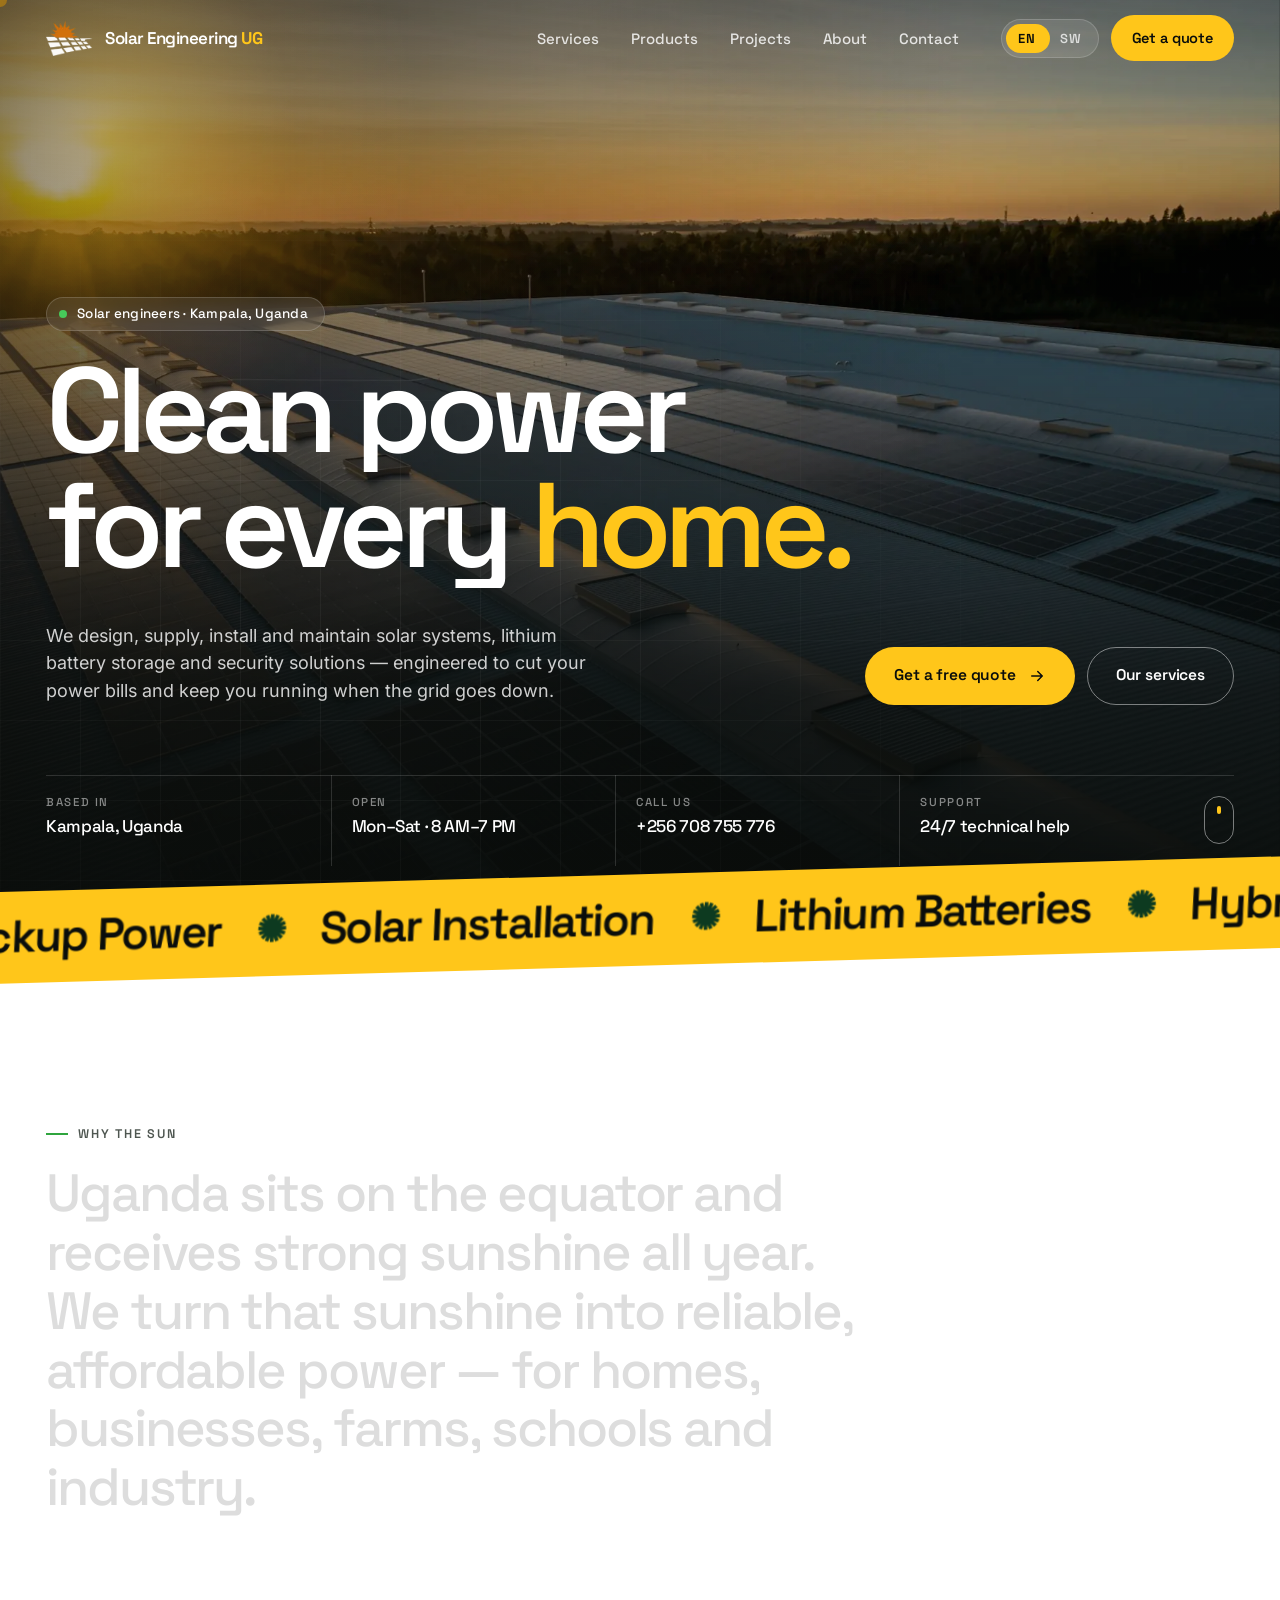
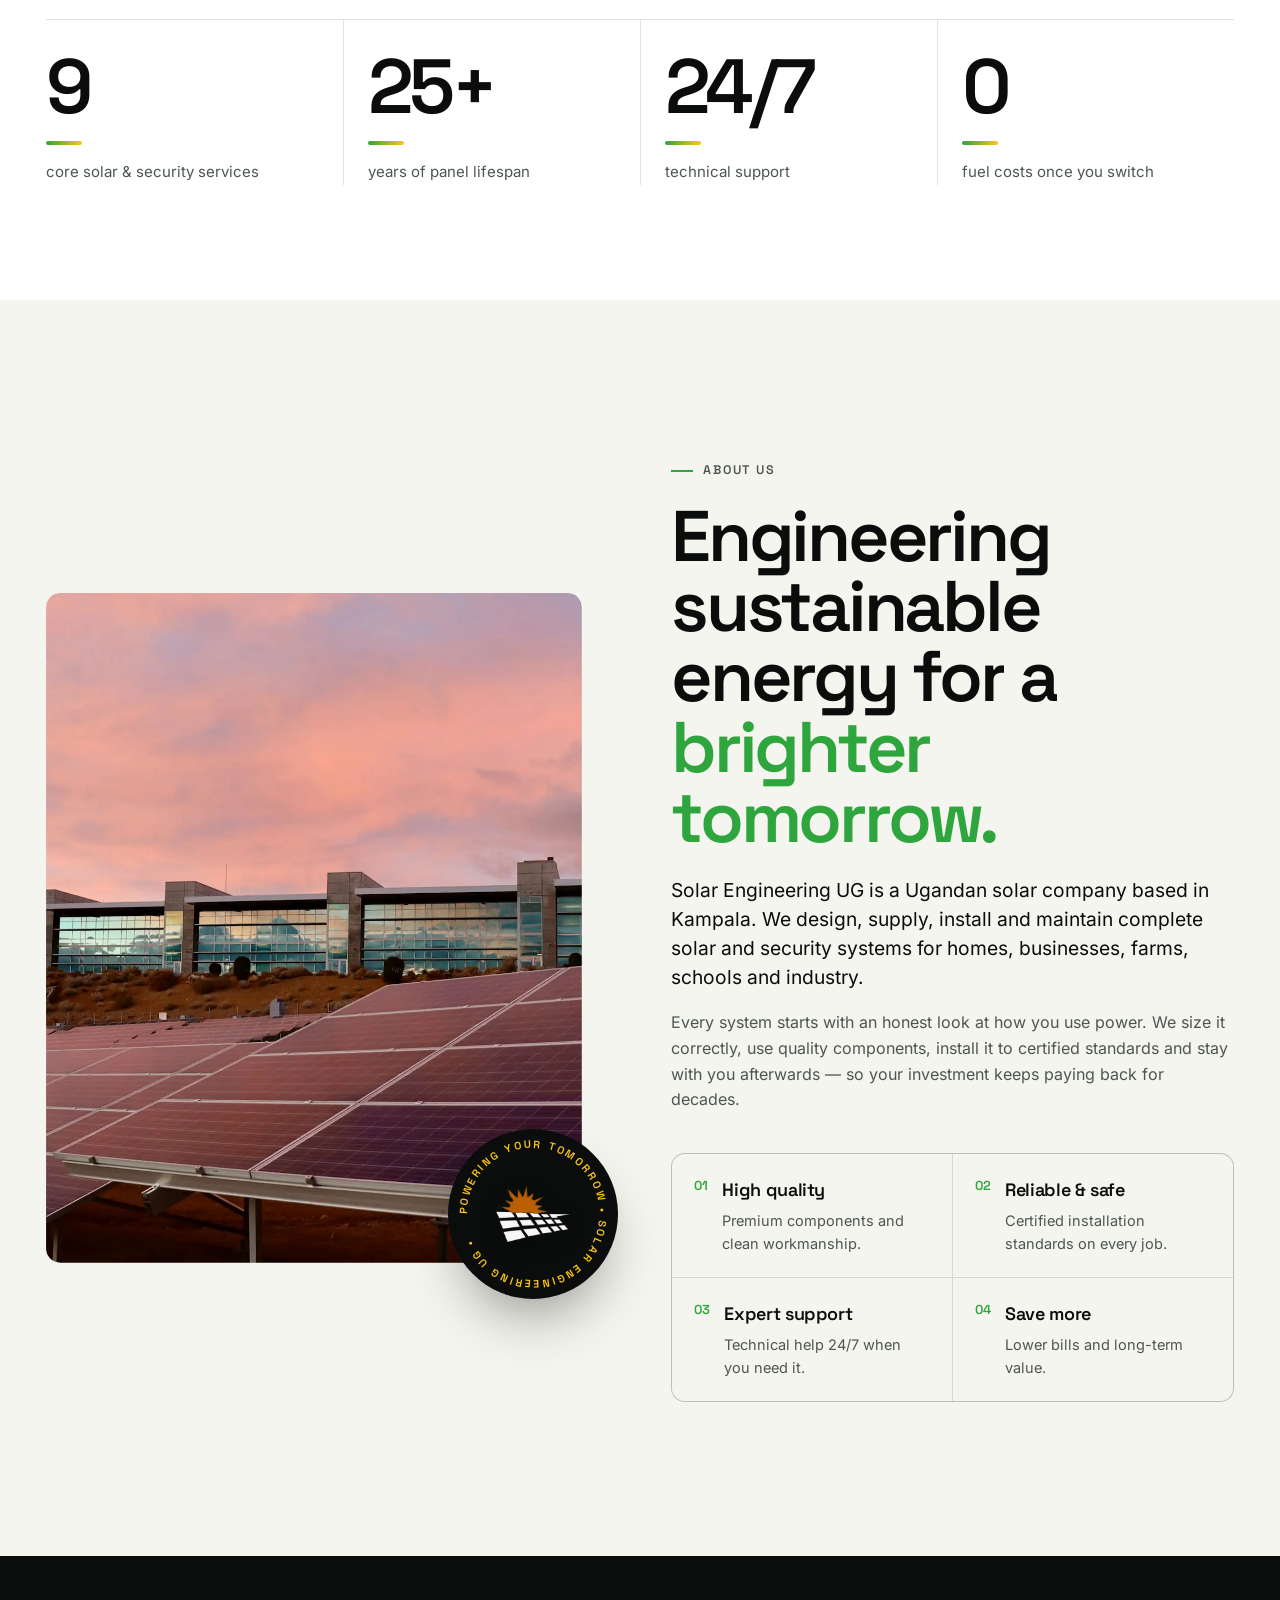
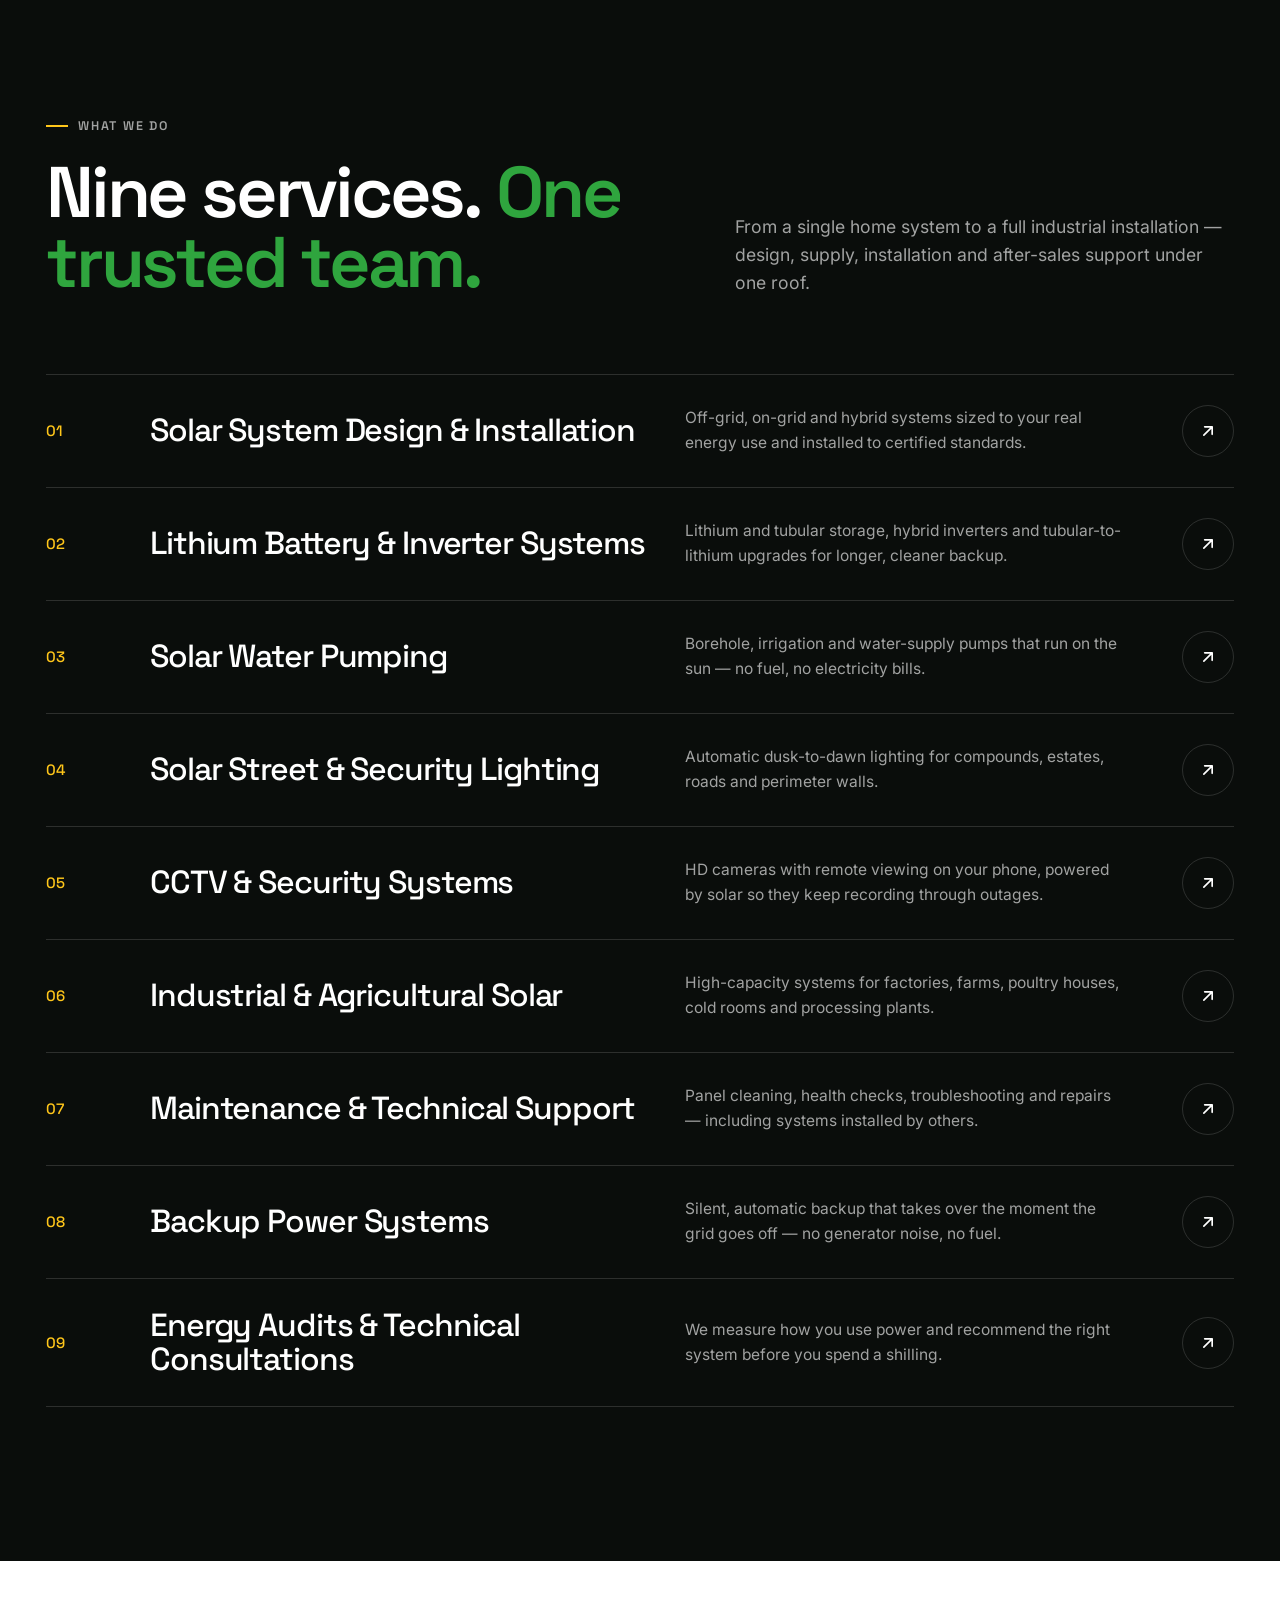
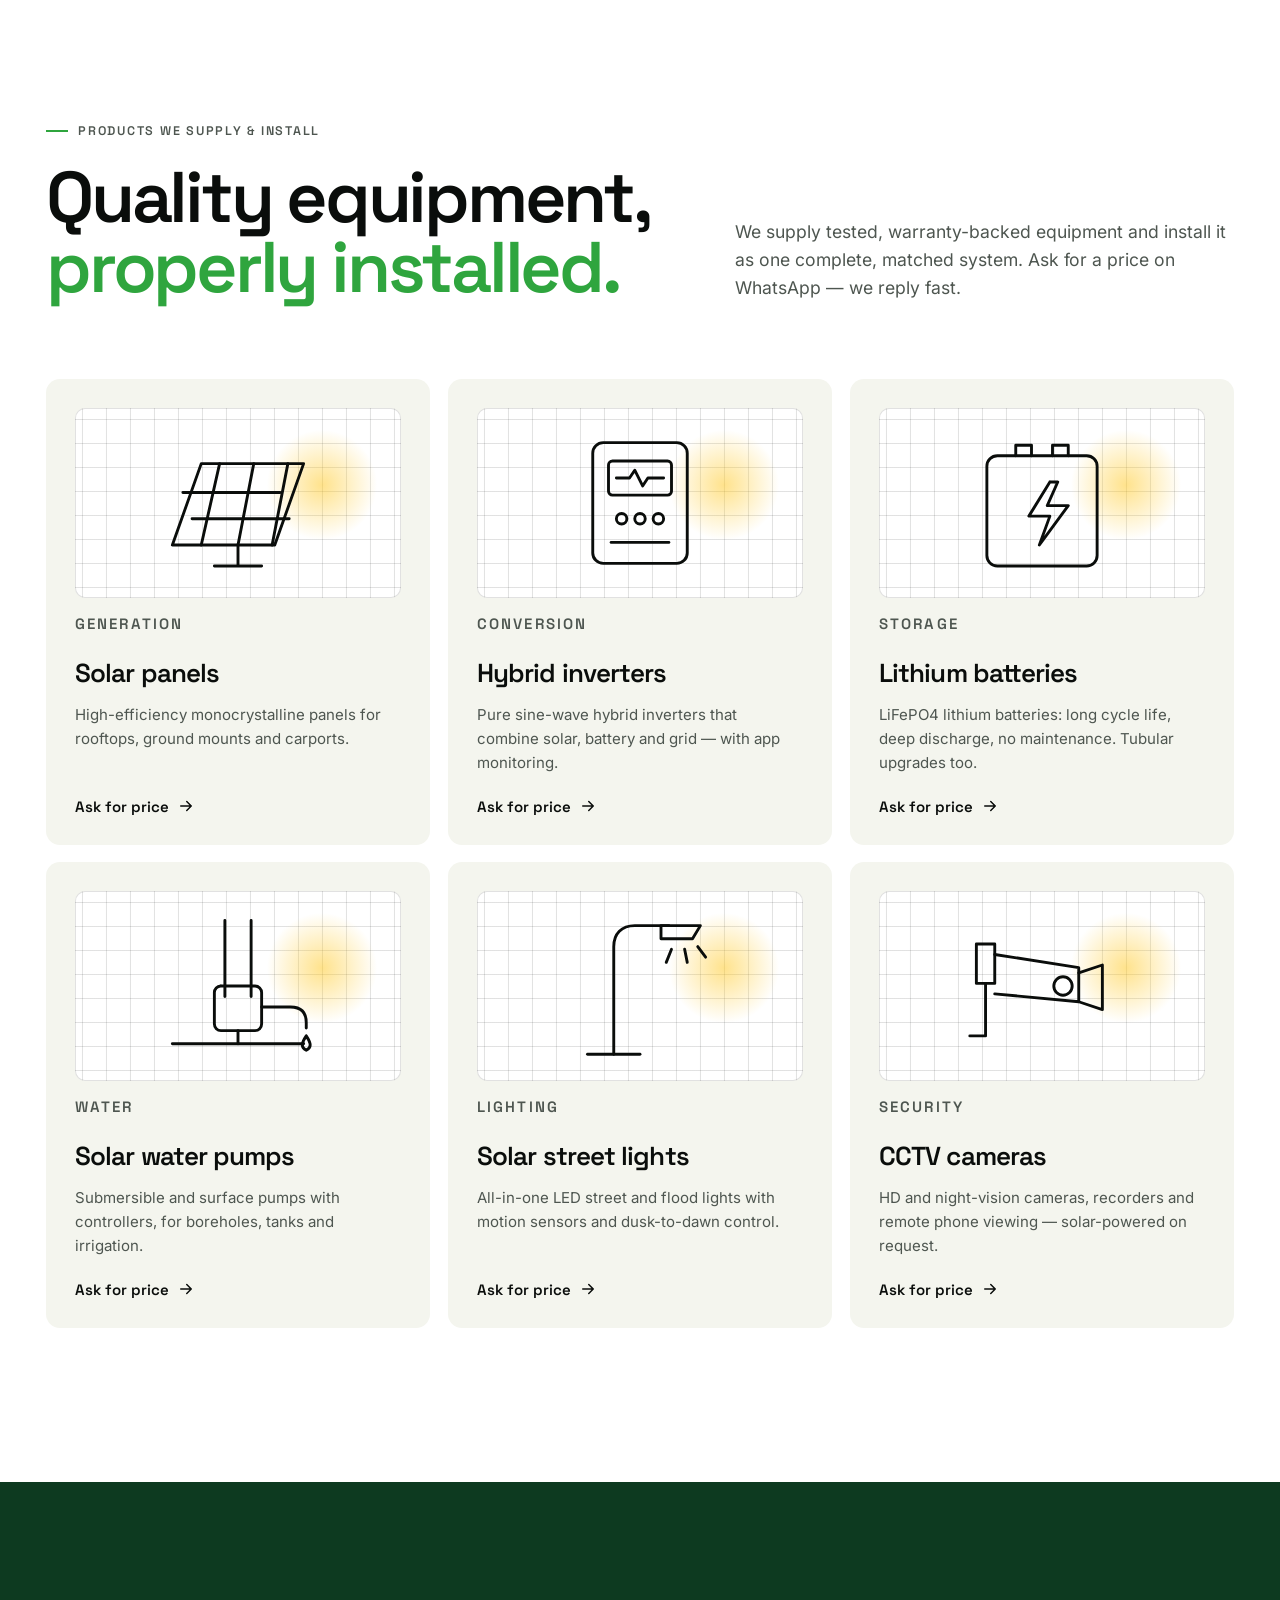
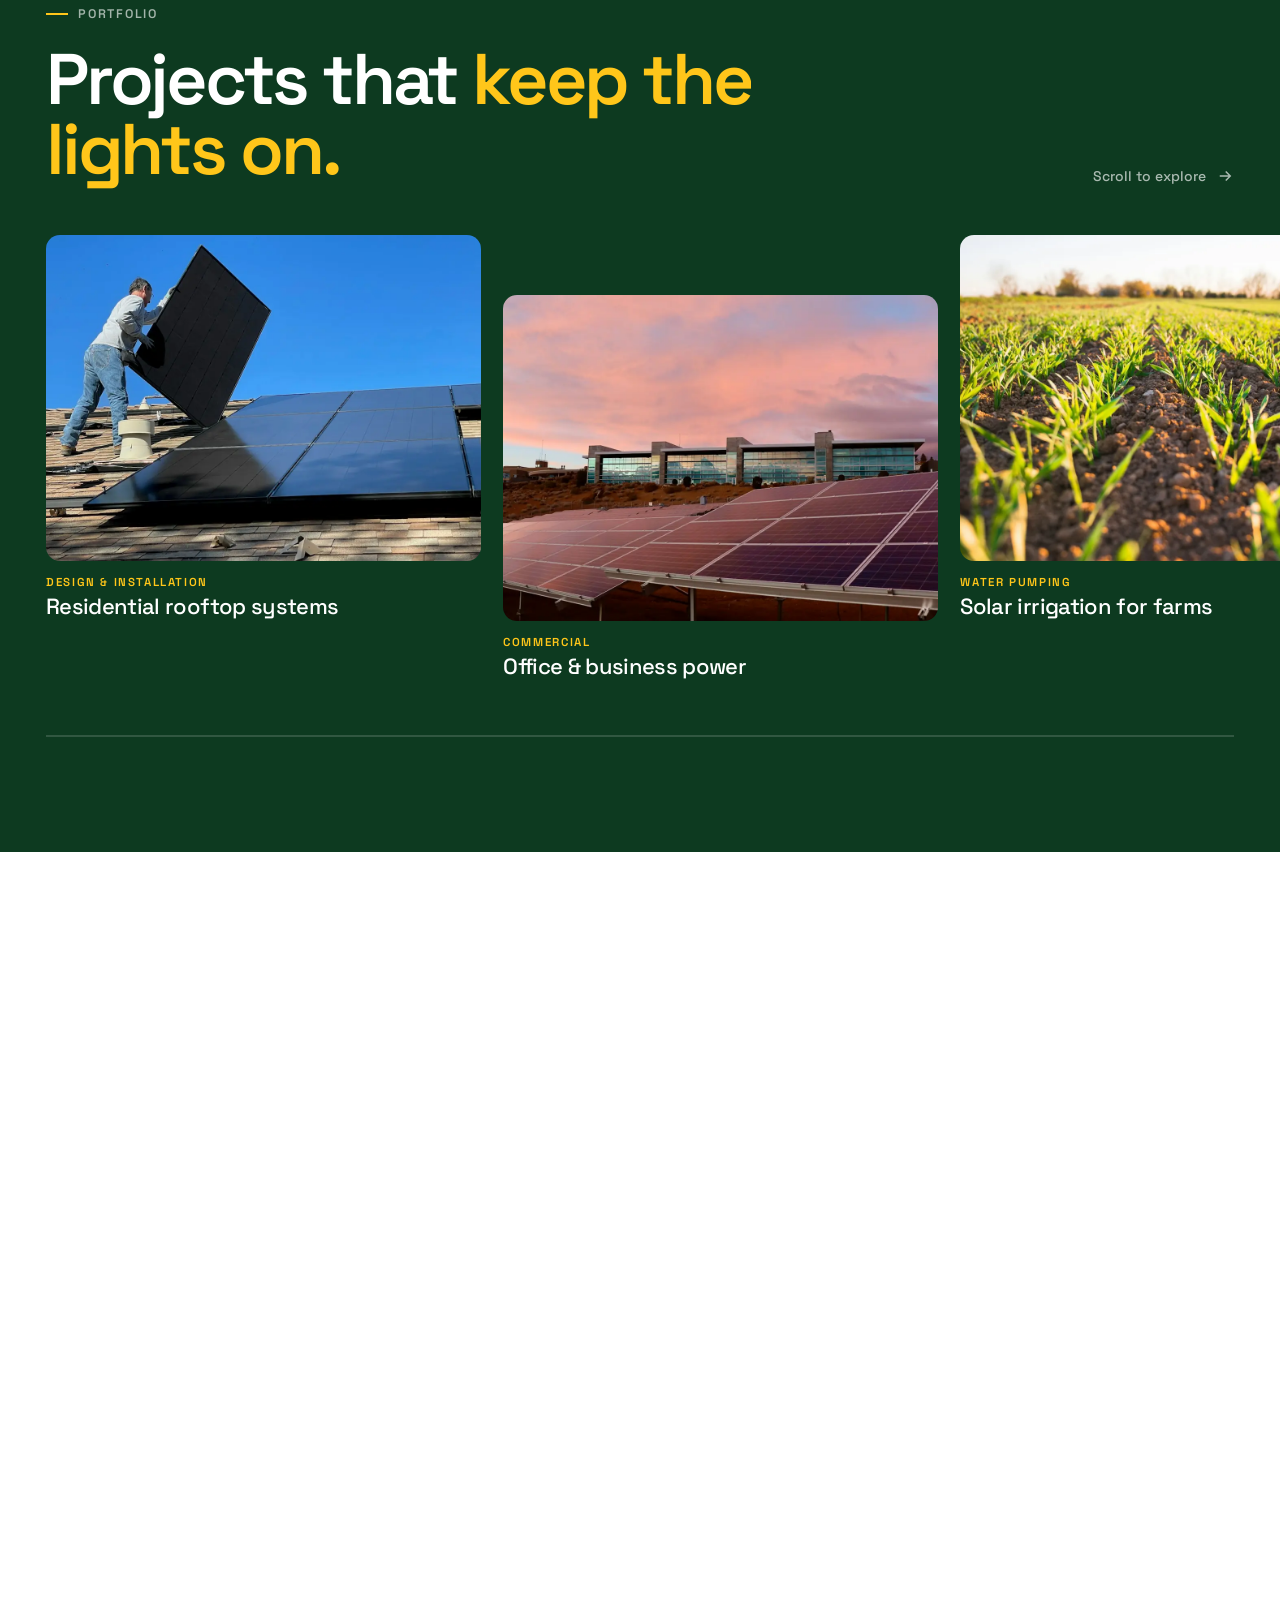
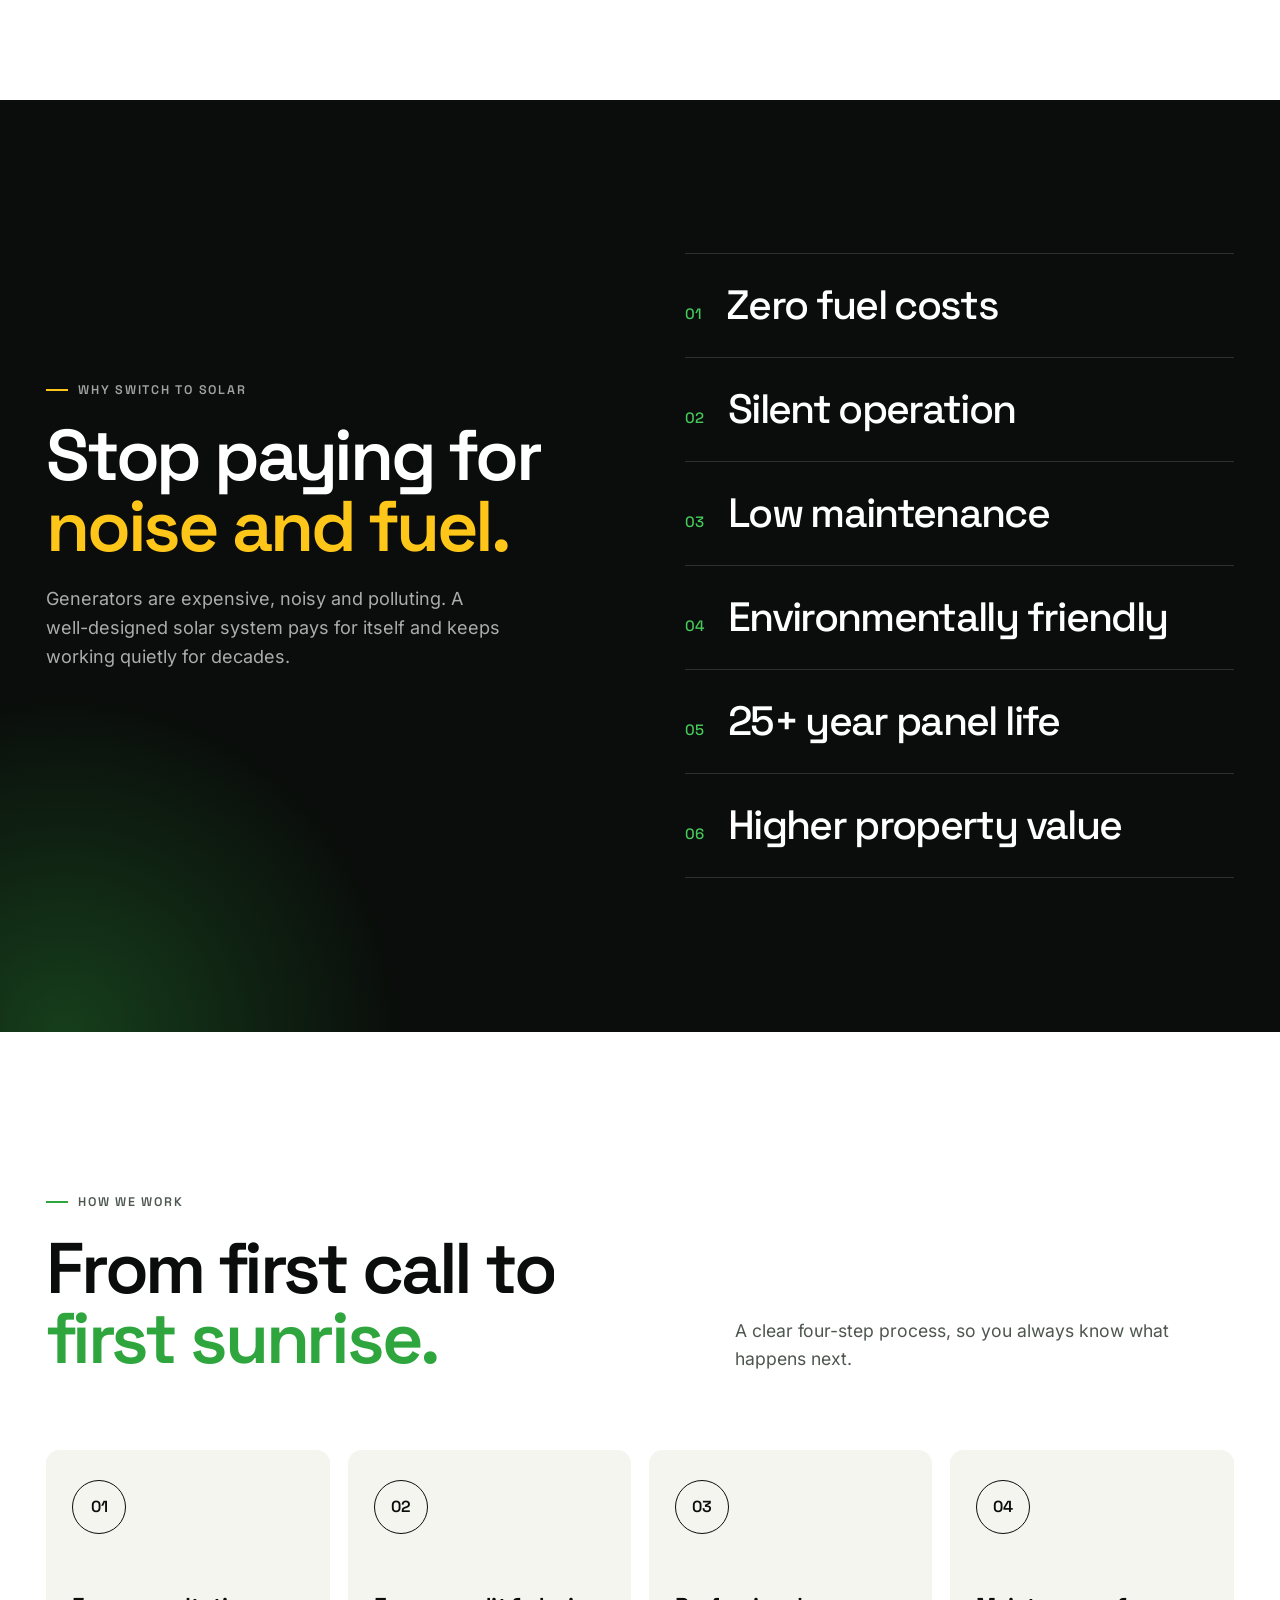
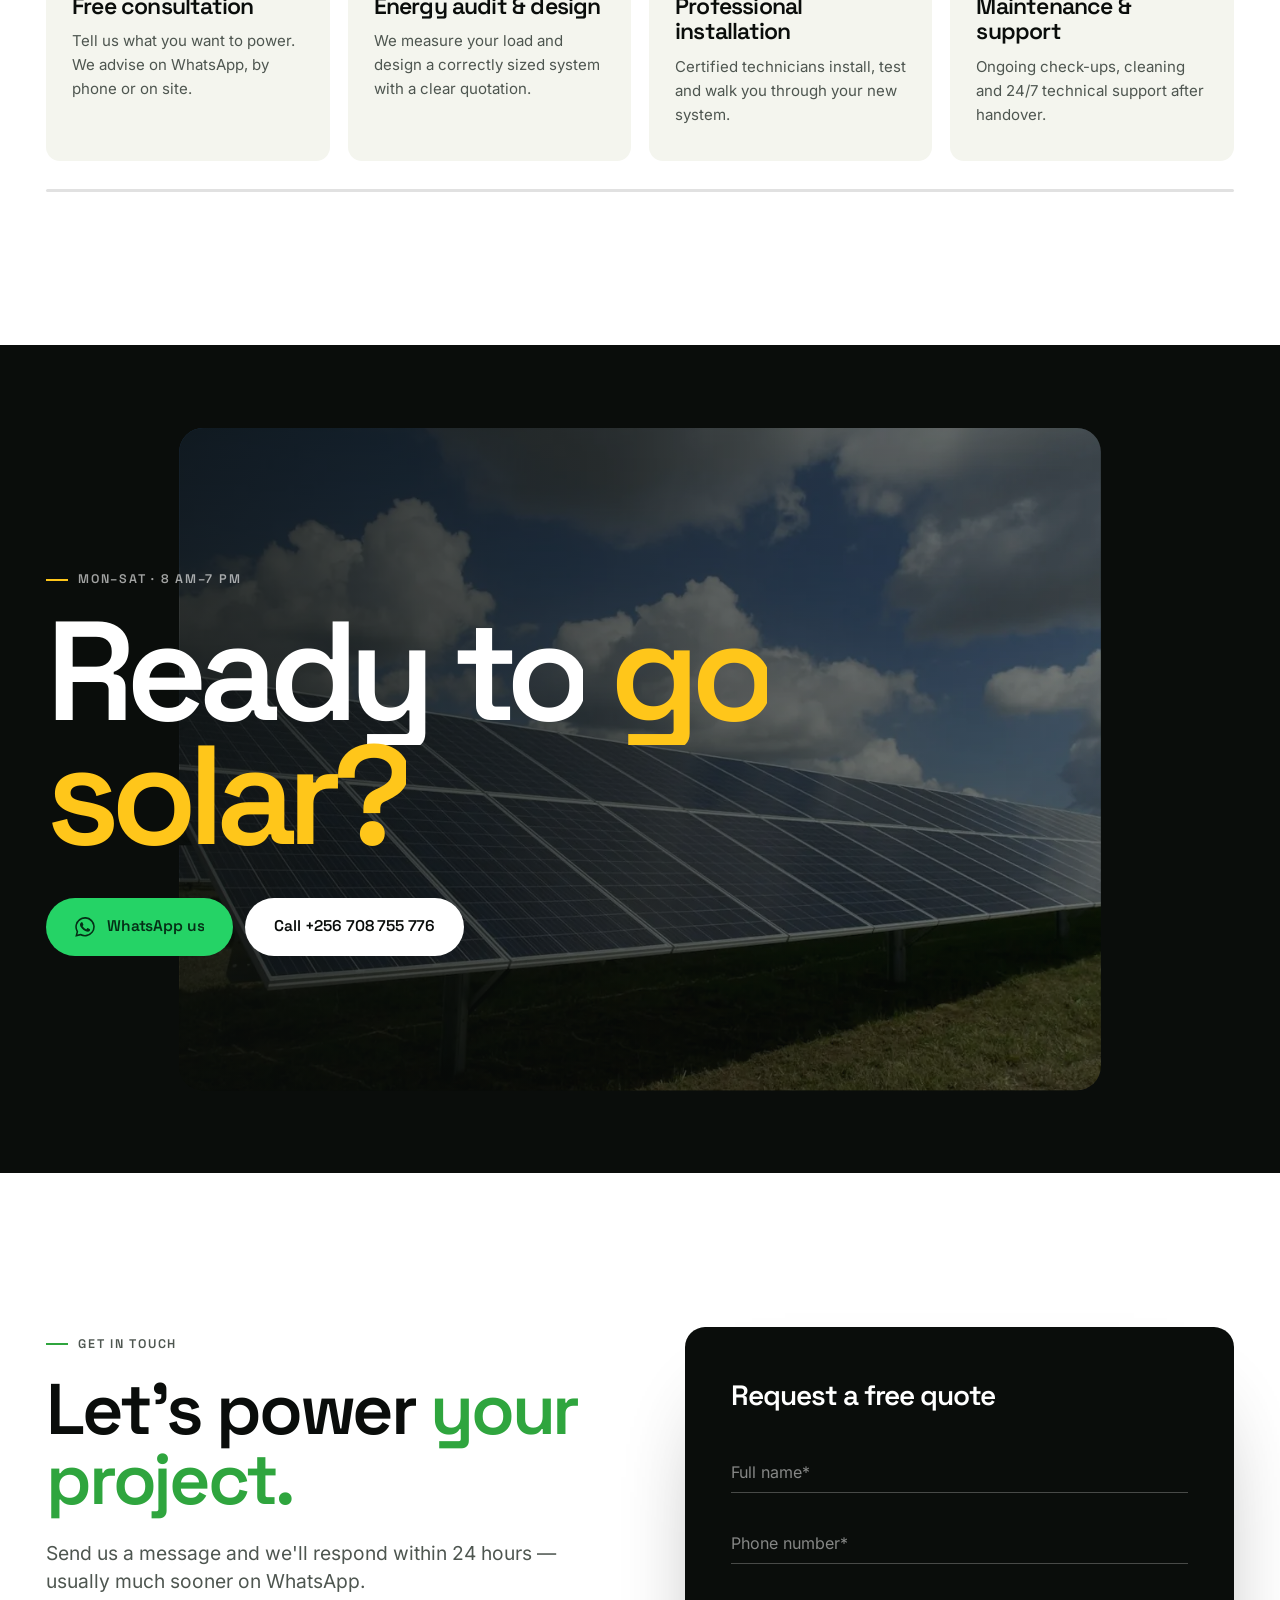
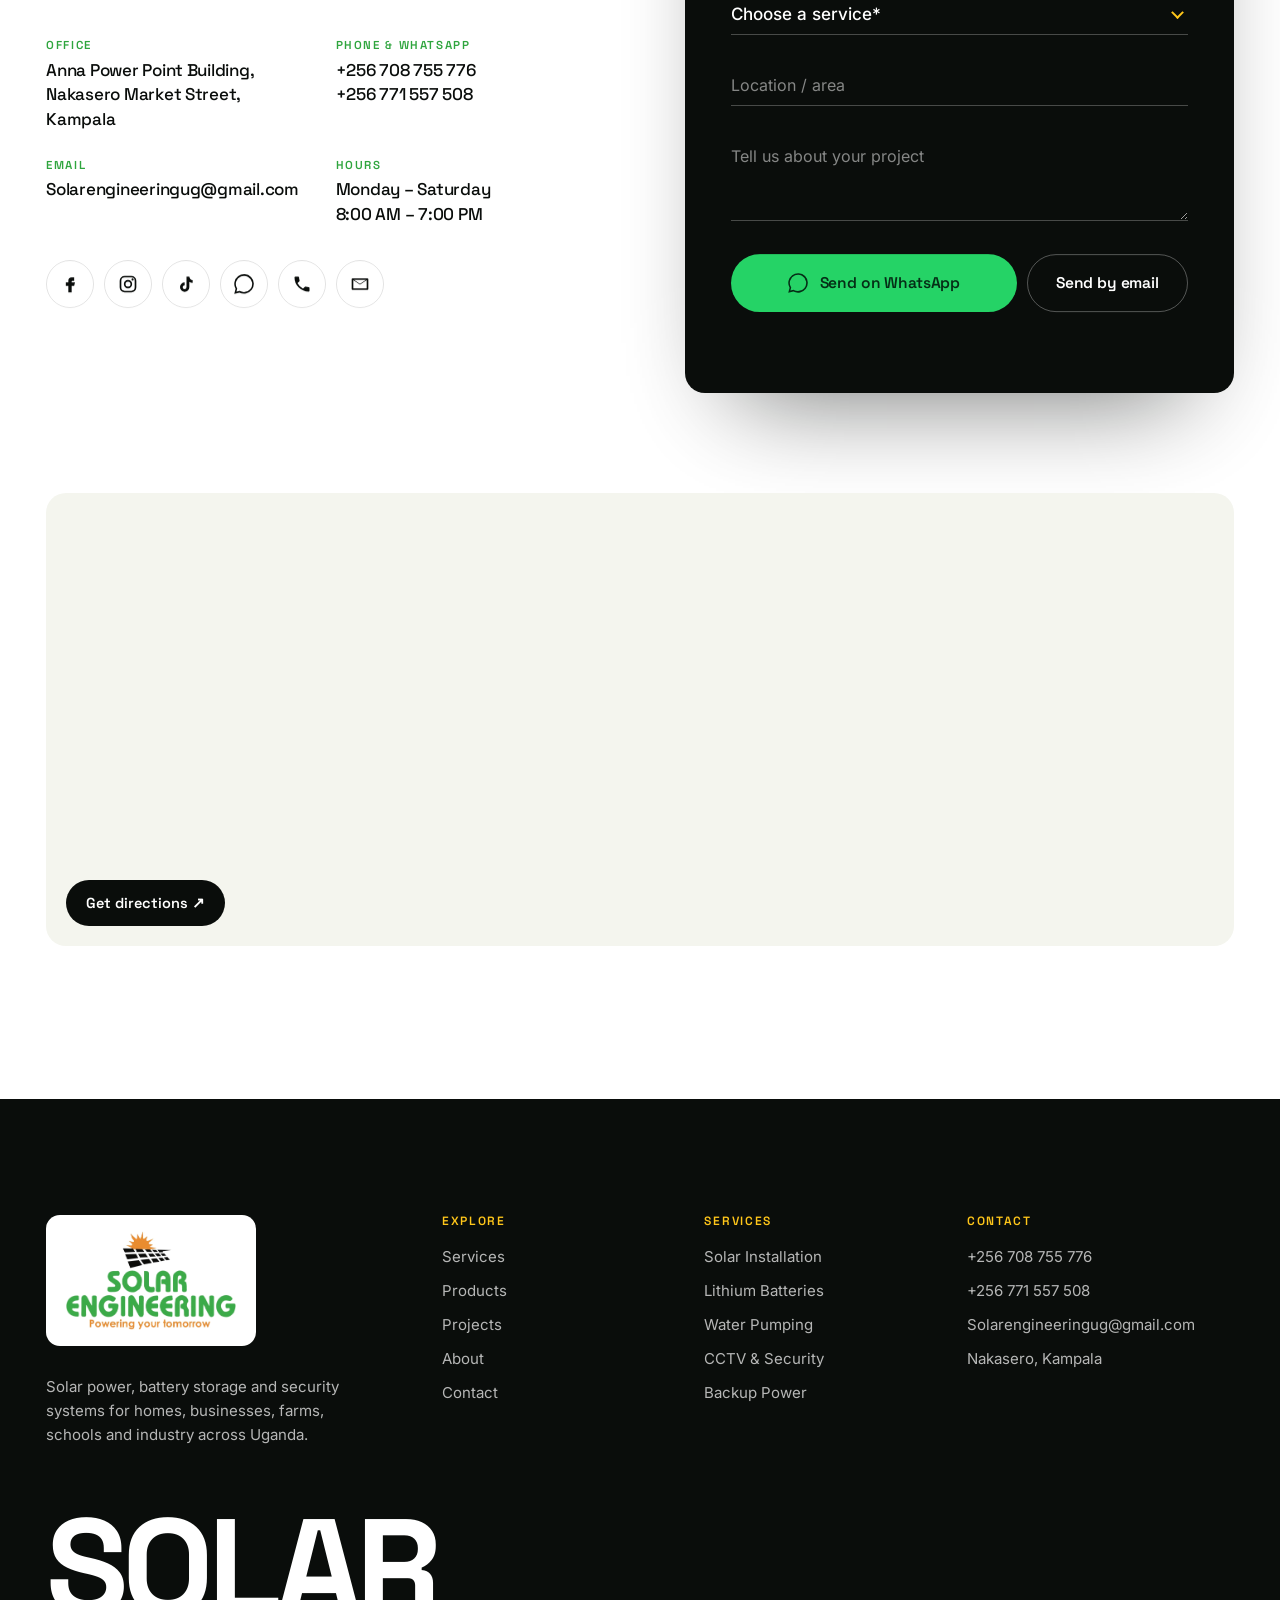
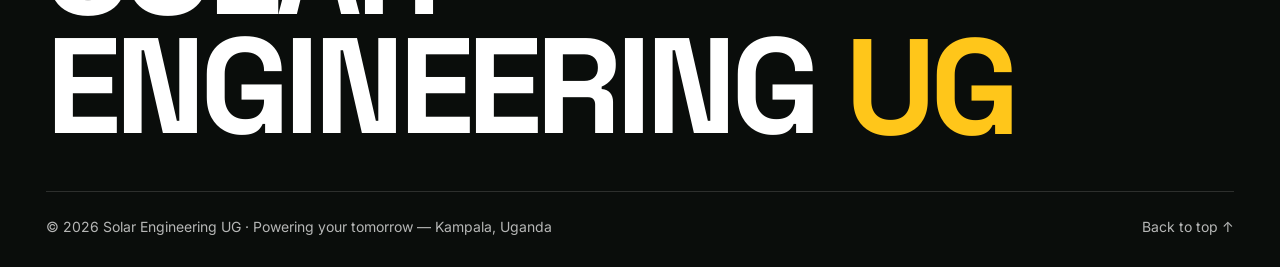
<file: index.html>
<!DOCTYPE html>
<html lang="en">
<head>
  <meta charset="utf-8" />
  <meta name="viewport" content="width=device-width, initial-scale=1" />
  <title>Solar Engineering UG | Solar Installation, Lithium Batteries &amp; Inverters in Kampala, Uganda</title>
  <meta name="description" content="Solar Engineering UG designs, supplies, installs and maintains solar power systems, lithium batteries, inverters, solar water pumps, street lighting and CCTV across Uganda. Free quote on WhatsApp." />
  <meta name="keywords" content="solar installation Uganda, solar companies in Kampala, lithium batteries Uganda, solar inverters Kampala, solar water pumping Uganda, solar street lights Uganda, CCTV Kampala, backup power Uganda" />
  <meta name="theme-color" content="#0a0d0b" />
  <link rel="canonical" href="https://solarengineeringug.dgp-link.com/" />
  <link rel="alternate" hreflang="en" href="https://solarengineeringug.dgp-link.com/" />
  <link rel="alternate" hreflang="sw" href="https://solarengineeringug.dgp-link.com/?lang=sw" />
  <link rel="alternate" hreflang="x-default" href="https://solarengineeringug.dgp-link.com/" />

  <meta property="og:type" content="website" />
  <meta property="og:site_name" content="Solar Engineering UG" />
  <meta property="og:title" content="Solar Engineering UG — Powering your tomorrow" />
  <meta property="og:description" content="Solar systems, lithium batteries, inverters, water pumping, street lighting and CCTV in Uganda. Design, installation and maintenance." />
  <meta property="og:url" content="https://solarengineeringug.dgp-link.com/" />
  <meta property="og:image" content="https://solarengineeringug.dgp-link.com/assets/img/og-image.jpg" />
  <meta property="og:image:width" content="1200" />
  <meta property="og:image:height" content="630" />
  <meta property="og:locale" content="en_UG" />
  <meta property="og:locale:alternate" content="sw_UG" />
  <meta name="twitter:card" content="summary_large_image" />
  <meta name="twitter:title" content="Solar Engineering UG — Powering your tomorrow" />
  <meta name="twitter:description" content="Solar systems, lithium batteries, inverters, water pumping, street lighting and CCTV in Uganda." />
  <meta name="twitter:image" content="https://solarengineeringug.dgp-link.com/assets/img/og-image.jpg" />

  <link rel="icon" type="image/png" href="assets/img/favicon.png" />
  <link rel="apple-touch-icon" href="assets/img/apple-touch-icon.png" />
  <link rel="preload" as="font" type="font/woff2" href="assets/fonts/space-grotesk.woff2" crossorigin />
  <link rel="preload" as="font" type="font/woff2" href="assets/fonts/inter.woff2" crossorigin />
  <link rel="preload" as="image" href="assets/img/hero-2000.webp" media="(min-width: 761px)" />
  <link rel="preload" as="image" href="assets/img/hero-1000.webp" media="(max-width: 760px)" />
  <link rel="stylesheet" href="styles.css" />

  <script type="application/ld+json">
  {
    "@context": "https://schema.org",
    "@type": ["LocalBusiness", "HomeAndConstructionBusiness"],
    "@id": "https://solarengineeringug.dgp-link.com/#business",
    "name": "Solar Engineering UG",
    "alternateName": "Solar Engineering Uganda",
    "slogan": "Powering your tomorrow",
    "description": "Solar system design and installation, lithium battery and inverter systems, solar water pumping, solar street and security lighting, CCTV, industrial and agricultural solar, maintenance, backup power and energy audits in Uganda.",
    "url": "https://solarengineeringug.dgp-link.com/",
    "logo": "https://solarengineeringug.dgp-link.com/assets/img/logo.png",
    "image": "https://solarengineeringug.dgp-link.com/assets/img/og-image.jpg",
    "telephone": ["+256708755776", "+256771557508"],
    "email": "Solarengineeringug@gmail.com",
    "priceRange": "$$",
    "address": {
      "@type": "PostalAddress",
      "streetAddress": "Anna Power Point Building, Nakasero Market Street",
      "addressLocality": "Kampala",
      "addressCountry": "UG"
    },
    "areaServed": { "@type": "Country", "name": "Uganda" },
    "openingHoursSpecification": [{
      "@type": "OpeningHoursSpecification",
      "dayOfWeek": ["Monday", "Tuesday", "Wednesday", "Thursday", "Friday", "Saturday"],
      "opens": "08:00", "closes": "19:00"
    }],
    "knowsLanguage": ["en", "sw"],
    "hasOfferCatalog": {
      "@type": "OfferCatalog",
      "name": "Solar services",
      "itemListElement": [
        { "@type": "Offer", "itemOffered": { "@type": "Service", "name": "Solar System Design & Installation" } },
        { "@type": "Offer", "itemOffered": { "@type": "Service", "name": "Lithium Battery & Inverter Systems" } },
        { "@type": "Offer", "itemOffered": { "@type": "Service", "name": "Solar Water Pumping" } },
        { "@type": "Offer", "itemOffered": { "@type": "Service", "name": "Solar Street & Security Lighting" } },
        { "@type": "Offer", "itemOffered": { "@type": "Service", "name": "CCTV & Security Systems" } },
        { "@type": "Offer", "itemOffered": { "@type": "Service", "name": "Industrial & Agricultural Solar" } },
        { "@type": "Offer", "itemOffered": { "@type": "Service", "name": "Maintenance & Technical Support" } },
        { "@type": "Offer", "itemOffered": { "@type": "Service", "name": "Backup Power Systems" } },
        { "@type": "Offer", "itemOffered": { "@type": "Service", "name": "Energy Audits & Technical Consultations" } }
      ]
    }
  }
  </script>
  <script>
    document.documentElement.classList.add("js");
    try { var l = new URLSearchParams(location.search).get("lang") || localStorage.getItem("seug-lang"); if (l === "sw") document.documentElement.lang = "sw"; } catch (e) {}
  </script>
</head>
<body>
  <a class="skip" href="#main" data-i18n="skip">Skip to content</a>

  <!-- ============ PRELOADER ============ -->
  <div class="preloader" aria-hidden="true">
    <div class="preloader__half preloader__half--top"></div>
    <div class="preloader__half preloader__half--bot"></div>
    <div class="preloader__stage">
      <svg class="preloader__art" viewBox="0 0 320 200">
        <defs>
          <clipPath id="pl-sky"><rect x="0" y="0" width="320" height="104" /></clipPath>
          <radialGradient id="pl-glow"><stop offset="0" stop-color="#ffc61a" stop-opacity=".5" /><stop offset="1" stop-color="#ffc61a" stop-opacity="0" /></radialGradient>
        </defs>
        <g clip-path="url(#pl-sky)">
          <g class="pl-sun">
            <circle cx="160" cy="104" r="78" fill="url(#pl-glow)" />
            <g class="pl-rays"></g>
            <circle cx="160" cy="104" r="26" fill="#ffc61a" />
          </g>
        </g>
        <line class="pl-horizon" x1="12" y1="104" x2="308" y2="104" />
        <g class="pl-panel"></g>
      </svg>
      <p class="preloader__brand"><span>Solar</span> <span>Engineering</span> <span><b>UG</b></span></p>
      <p class="preloader__tag" data-i18n="pre.tag">Powering your tomorrow</p>
    </div>
  </div>

  <!-- language switch curtain -->
  <div class="curtain" aria-hidden="true"></div>

  <!-- ============ NAV ============ -->
  <header class="nav">
    <a href="#top" class="nav__brand" aria-label="Solar Engineering UG — home">
      <img src="assets/img/mark-light.png" alt="" width="46" height="36" />
      <span>Solar Engineering <b>UG</b></span>
    </a>
    <nav class="nav__links" aria-label="Main">
      <a href="#services" data-i18n="nav.services">Services</a>
      <a href="#products" data-i18n="nav.products">Products</a>
      <a href="#projects" data-i18n="nav.projects">Projects</a>
      <a href="#about" data-i18n="nav.about">About</a>
      <a href="#contact" data-i18n="nav.contact">Contact</a>
    </nav>
    <div class="nav__right">
      <div class="lang" role="group" aria-label="Language / Lugha">
        <button type="button" class="lang__btn is-active" data-lang="en" aria-pressed="true">EN</button>
        <button type="button" class="lang__btn" data-lang="sw" aria-pressed="false">SW</button>
        <i class="lang__pill" aria-hidden="true"></i>
      </div>
      <a href="https://wa.me/256708755776" class="btn btn--sun btn--sm magnetic nav__cta" target="_blank" rel="noopener" data-wa="quote">
        <span class="btn__text" data-i18n="nav.quote">Get a quote</span>
      </a>
      <button type="button" class="burger" aria-label="Open menu" aria-expanded="false" aria-controls="mobile-menu"><span></span><span></span></button>
    </div>
  </header>

  <div class="menu" id="mobile-menu" aria-hidden="true">
    <nav class="menu__links" aria-label="Mobile">
      <a href="#services"><small>01</small><span data-i18n="nav.services">Services</span></a>
      <a href="#products"><small>02</small><span data-i18n="nav.products">Products</span></a>
      <a href="#projects"><small>03</small><span data-i18n="nav.projects">Projects</span></a>
      <a href="#about"><small>04</small><span data-i18n="nav.about">About</span></a>
      <a href="#contact"><small>05</small><span data-i18n="nav.contact">Contact</span></a>
    </nav>
    <div class="menu__foot">
      <a href="tel:+256708755776">+256 708 755 776</a>
      <a href="tel:+256771557508">+256 771 557 508</a>
      <a href="mailto:Solarengineeringug@gmail.com">Solarengineeringug@gmail.com</a>
    </div>
  </div>

  <main id="main">
    <!-- ============ HERO ============ -->
    <section class="hero" id="top">
      <div class="hero__media">
        <picture>
          <source media="(max-width: 760px)" srcset="assets/img/hero-1000.webp" />
          <img src="assets/img/hero-2000.webp" alt="Rooftop solar panels at sunset" width="2000" height="1353" fetchpriority="high" />
        </picture>
      </div>
      <div class="hero__glow" aria-hidden="true"></div>
      <div class="hero__grid" aria-hidden="true"></div>

      <div class="hero__content container">
        <p class="eyebrow" data-hero><i class="dot"></i><span data-i18n="hero.eyebrow">Solar engineers · Kampala, Uganda</span></p>
        <h1 class="hero__title">
          <span class="line"><span class="line__in" data-i18n="hero.l1">Clean power</span></span>
          <span class="line"><span class="line__in"><span data-i18n="hero.l2">for every</span>
            <span class="rotator" aria-live="off">
              <span class="rotator__item is-active" data-i18n="hero.r1">home.</span>
              <span class="rotator__item" data-i18n="hero.r2">business.</span>
              <span class="rotator__item" data-i18n="hero.r3">farm.</span>
              <span class="rotator__item" data-i18n="hero.r4">school.</span>
              <span class="rotator__item" data-i18n="hero.r5">industry.</span>
            </span></span></span>
        </h1>
        <div class="hero__row">
          <p class="hero__lead" data-hero data-i18n="hero.lead">We design, supply, install and maintain solar systems, lithium battery storage and security solutions — engineered to cut your power bills and keep you running when the grid goes down.</p>
          <div class="hero__actions" data-hero>
            <a href="https://wa.me/256708755776" class="btn btn--sun magnetic" target="_blank" rel="noopener" data-wa="quote">
              <span class="btn__text" data-i18n="hero.cta1">Get a free quote</span>
              <svg viewBox="0 0 24 24" aria-hidden="true"><path d="M5 12h14M13 6l6 6-6 6"/></svg>
            </a>
            <a href="#services" class="btn btn--ghost magnetic"><span class="btn__text" data-i18n="hero.cta2">Our services</span></a>
          </div>
        </div>
      </div>

      <div class="hero__foot container" data-hero>
        <div><small data-i18n="hero.m1">Based in</small><strong>Kampala, Uganda</strong></div>
        <div><small data-i18n="hero.m2">Open</small><strong data-i18n="hero.m2v">Mon–Sat · 8 AM–7 PM</strong></div>
        <div><small data-i18n="hero.m3">Call us</small><strong><a href="tel:+256708755776">+256 708 755 776</a></strong></div>
        <div><small data-i18n="hero.m4">Support</small><strong data-i18n="hero.m4v">24/7 technical help</strong></div>
        <a href="#intro" class="hero__scroll" aria-label="Scroll down"><span></span></a>
      </div>
    </section>

    <!-- ============ MARQUEE ============ -->
    <div class="marquee" aria-hidden="true">
      <div class="marquee__track">
        <div class="marquee__group">
          <span data-i18n="mq.1">Solar Installation</span><i>✺</i>
          <span data-i18n="mq.2">Lithium Batteries</span><i>✺</i>
          <span data-i18n="mq.3">Hybrid Inverters</span><i>✺</i>
          <span data-i18n="mq.4">Water Pumping</span><i>✺</i>
          <span data-i18n="mq.5">Street Lighting</span><i>✺</i>
          <span data-i18n="mq.6">CCTV &amp; Security</span><i>✺</i>
          <span data-i18n="mq.7">Backup Power</span><i>✺</i>
        </div>
        <div class="marquee__group">
          <span data-i18n="mq.1">Solar Installation</span><i>✺</i>
          <span data-i18n="mq.2">Lithium Batteries</span><i>✺</i>
          <span data-i18n="mq.3">Hybrid Inverters</span><i>✺</i>
          <span data-i18n="mq.4">Water Pumping</span><i>✺</i>
          <span data-i18n="mq.5">Street Lighting</span><i>✺</i>
          <span data-i18n="mq.6">CCTV &amp; Security</span><i>✺</i>
          <span data-i18n="mq.7">Backup Power</span><i>✺</i>
        </div>
      </div>
    </div>

    <!-- ============ INTRO ============ -->
    <section class="intro" id="intro">
      <div class="container">
        <p class="label" data-reveal><span data-i18n="intro.label">Why the sun</span></p>
        <p class="intro__text" data-words data-i18n="intro.text">Uganda sits on the equator and receives strong sunshine all year. We turn that sunshine into reliable, affordable power — for homes, businesses, farms, schools and industry.</p>
        <div class="stats">
          <div class="stat" data-reveal><strong><span data-count="9">9</span></strong><span data-i18n="stat.1">core solar &amp; security services</span></div>
          <div class="stat" data-reveal><strong><span data-count="25">25</span>+</strong><span data-i18n="stat.2">years of panel lifespan</span></div>
          <div class="stat" data-reveal><strong>24/7</strong><span data-i18n="stat.3">technical support</span></div>
          <div class="stat" data-reveal><strong>0</strong><span data-i18n="stat.4">fuel costs once you switch</span></div>
        </div>
      </div>
    </section>

    <!-- ============ ABOUT ============ -->
    <section class="about" id="about">
      <div class="container about__grid">
        <div class="about__media">
          <div class="about__frame"><img src="assets/img/about.webp" alt="Commercial solar installation at sunset" width="1200" height="1500" loading="lazy" data-speed="0.18" /></div>
          <div class="badge" aria-hidden="true">
            <svg viewBox="0 0 200 200"><defs><path id="circ" d="M100,100 m-78,0 a78,78 0 1,1 156,0 a78,78 0 1,1 -156,0" /></defs>
              <text><textPath href="#circ" data-i18n="badge">Powering your tomorrow • Solar Engineering UG • </textPath></text></svg>
            <img src="assets/img/mark-light.png" alt="" width="233" height="184" />
          </div>
        </div>
        <div class="about__text">
          <p class="label" data-reveal><span data-i18n="about.label">About us</span></p>
          <h2 class="h2" data-split data-i18n="about.title">Engineering sustainable energy for a <em>brighter tomorrow.</em></h2>
          <p class="lead" data-reveal data-i18n="about.p1">Solar Engineering UG is a Ugandan solar company based in Kampala. We design, supply, install and maintain complete solar and security systems for homes, businesses, farms, schools and industry.</p>
          <p data-reveal data-i18n="about.p2">Every system starts with an honest look at how you use power. We size it correctly, use quality components, install it to certified standards and stay with you afterwards — so your investment keeps paying back for decades.</p>
          <ul class="values">
            <li data-reveal><b>01</b><div><h3 data-i18n="val.1">High quality</h3><p data-i18n="val.1p">Premium components and clean workmanship.</p></div></li>
            <li data-reveal><b>02</b><div><h3 data-i18n="val.2">Reliable &amp; safe</h3><p data-i18n="val.2p">Certified installation standards on every job.</p></div></li>
            <li data-reveal><b>03</b><div><h3 data-i18n="val.3">Expert support</h3><p data-i18n="val.3p">Technical help 24/7 when you need it.</p></div></li>
            <li data-reveal><b>04</b><div><h3 data-i18n="val.4">Save more</h3><p data-i18n="val.4p">Lower bills and long-term value.</p></div></li>
          </ul>
        </div>
      </div>
    </section>

    <!-- ============ SERVICES ============ -->
    <section class="services" id="services">
      <div class="container">
        <div class="sec-head">
          <div>
            <p class="label label--light" data-reveal><span data-i18n="svc.label">What we do</span></p>
            <h2 class="h2" data-split data-i18n="svc.title">Nine services. <em>One trusted team.</em></h2>
          </div>
          <p class="sec-head__p" data-reveal data-i18n="svc.sub">From a single home system to a full industrial installation — design, supply, installation and after-sales support under one roof.</p>
        </div>

        <ol class="services__list">
          <li class="srow" data-index="0" data-reveal>
            <span class="srow__num">01</span>
            <div class="srow__img"><img src="assets/img/s-install.webp" alt="" width="1100" height="1300" loading="lazy" /></div>
            <h3 data-i18n="s1.t">Solar System Design &amp; Installation</h3>
            <p data-i18n="s1.p">Off-grid, on-grid and hybrid systems sized to your real energy use and installed to certified standards.</p>
            <a href="#contact" class="srow__go" data-service="Solar System Design & Installation" aria-label="Request this service"><svg viewBox="0 0 24 24"><path d="M7 17 17 7M8 7h9v9"/></svg></a>
          </li>
          <li class="srow" data-index="1" data-reveal>
            <span class="srow__num">02</span>
            <div class="srow__img"><img src="assets/img/s-inverter.webp" alt="" width="1100" height="1300" loading="lazy" /></div>
            <h3 data-i18n="s2.t">Lithium Battery &amp; Inverter Systems</h3>
            <p data-i18n="s2.p">Lithium and tubular storage, hybrid inverters and tubular-to-lithium upgrades for longer, cleaner backup.</p>
            <a href="#contact" class="srow__go" data-service="Lithium Battery & Inverter Systems" aria-label="Request this service"><svg viewBox="0 0 24 24"><path d="M7 17 17 7M8 7h9v9"/></svg></a>
          </li>
          <li class="srow" data-index="2" data-reveal>
            <span class="srow__num">03</span>
            <div class="srow__img"><img src="assets/img/s-water.webp" alt="" width="1100" height="1300" loading="lazy" /></div>
            <h3 data-i18n="s3.t">Solar Water Pumping</h3>
            <p data-i18n="s3.p">Borehole, irrigation and water-supply pumps that run on the sun — no fuel, no electricity bills.</p>
            <a href="#contact" class="srow__go" data-service="Solar Water Pumping" aria-label="Request this service"><svg viewBox="0 0 24 24"><path d="M7 17 17 7M8 7h9v9"/></svg></a>
          </li>
          <li class="srow" data-index="3" data-reveal>
            <span class="srow__num">04</span>
            <div class="srow__img"><img src="assets/img/s-lighting.webp" alt="" width="1100" height="1300" loading="lazy" /></div>
            <h3 data-i18n="s4.t">Solar Street &amp; Security Lighting</h3>
            <p data-i18n="s4.p">Automatic dusk-to-dawn lighting for compounds, estates, roads and perimeter walls.</p>
            <a href="#contact" class="srow__go" data-service="Solar Street & Security Lighting" aria-label="Request this service"><svg viewBox="0 0 24 24"><path d="M7 17 17 7M8 7h9v9"/></svg></a>
          </li>
          <li class="srow" data-index="4" data-reveal>
            <span class="srow__num">05</span>
            <div class="srow__img"><img src="assets/img/s-cctv.webp" alt="" width="1100" height="1300" loading="lazy" /></div>
            <h3 data-i18n="s5.t">CCTV &amp; Security Systems</h3>
            <p data-i18n="s5.p">HD cameras with remote viewing on your phone, powered by solar so they keep recording through outages.</p>
            <a href="#contact" class="srow__go" data-service="CCTV & Security Systems" aria-label="Request this service"><svg viewBox="0 0 24 24"><path d="M7 17 17 7M8 7h9v9"/></svg></a>
          </li>
          <li class="srow" data-index="5" data-reveal>
            <span class="srow__num">06</span>
            <div class="srow__img"><img src="assets/img/s-agri.webp" alt="" width="1100" height="1300" loading="lazy" /></div>
            <h3 data-i18n="s6.t">Industrial &amp; Agricultural Solar</h3>
            <p data-i18n="s6.p">High-capacity systems for factories, farms, poultry houses, cold rooms and processing plants.</p>
            <a href="#contact" class="srow__go" data-service="Industrial & Agricultural Solar" aria-label="Request this service"><svg viewBox="0 0 24 24"><path d="M7 17 17 7M8 7h9v9"/></svg></a>
          </li>
          <li class="srow" data-index="6" data-reveal>
            <span class="srow__num">07</span>
            <div class="srow__img"><img src="assets/img/s-maintenance.webp" alt="" width="1100" height="1300" loading="lazy" /></div>
            <h3 data-i18n="s7.t">Maintenance &amp; Technical Support</h3>
            <p data-i18n="s7.p">Panel cleaning, health checks, troubleshooting and repairs — including systems installed by others.</p>
            <a href="#contact" class="srow__go" data-service="Maintenance & Technical Support" aria-label="Request this service"><svg viewBox="0 0 24 24"><path d="M7 17 17 7M8 7h9v9"/></svg></a>
          </li>
          <li class="srow" data-index="7" data-reveal>
            <span class="srow__num">08</span>
            <div class="srow__img"><img src="assets/img/s-backup.webp" alt="" width="1100" height="1300" loading="lazy" /></div>
            <h3 data-i18n="s8.t">Backup Power Systems</h3>
            <p data-i18n="s8.p">Silent, automatic backup that takes over the moment the grid goes off — no generator noise, no fuel.</p>
            <a href="#contact" class="srow__go" data-service="Backup Power Systems" aria-label="Request this service"><svg viewBox="0 0 24 24"><path d="M7 17 17 7M8 7h9v9"/></svg></a>
          </li>
          <li class="srow" data-index="8" data-reveal>
            <span class="srow__num">09</span>
            <div class="srow__img"><img src="assets/img/s-audit.webp" alt="" width="1100" height="1300" loading="lazy" /></div>
            <h3 data-i18n="s9.t">Energy Audits &amp; Technical Consultations</h3>
            <p data-i18n="s9.p">We measure how you use power and recommend the right system before you spend a shilling.</p>
            <a href="#contact" class="srow__go" data-service="Energy Audits & Technical Consultations" aria-label="Request this service"><svg viewBox="0 0 24 24"><path d="M7 17 17 7M8 7h9v9"/></svg></a>
          </li>
        </ol>
      </div>

      <!-- cursor-following image preview (desktop) -->
      <div class="services-preview" aria-hidden="true">
        <div class="services-preview__inner">
          <img data-src="assets/img/s-install.webp" alt="" /><img data-src="assets/img/s-inverter.webp" alt="" /><img data-src="assets/img/s-water.webp" alt="" />
          <img data-src="assets/img/s-lighting.webp" alt="" /><img data-src="assets/img/s-cctv.webp" alt="" /><img data-src="assets/img/s-agri.webp" alt="" />
          <img data-src="assets/img/s-maintenance.webp" alt="" /><img data-src="assets/img/s-backup.webp" alt="" /><img data-src="assets/img/s-audit.webp" alt="" />
        </div>
      </div>
    </section>

    <!-- ============ PRODUCTS ============ -->
    <section class="products" id="products">
      <div class="container">
        <div class="sec-head">
          <div>
            <p class="label" data-reveal><span data-i18n="prod.label">Products we supply &amp; install</span></p>
            <h2 class="h2" data-split data-i18n="prod.title">Quality equipment, <em>properly installed.</em></h2>
          </div>
          <p class="sec-head__p" data-reveal data-i18n="prod.sub">We supply tested, warranty-backed equipment and install it as one complete, matched system. Ask for a price on WhatsApp — we reply fast.</p>
        </div>

        <div class="pgrid">
          <article class="pcard" data-reveal>
            <div class="pcard__art" aria-hidden="true">
              <svg viewBox="0 0 160 120"><g class="draw"><path d="M30 92 52 30h78l-22 62Z"/><path d="M45 72h74M38 52h74M66 30 52 92M92 30 80 92M118 30l-12 62"/><path d="M80 92v16M62 108h36"/></g></svg>
            </div>
            <p class="pcard__tag" data-i18n="p1.tag">Generation</p>
            <h3 data-i18n="p1.t">Solar panels</h3>
            <p data-i18n="p1.p">High-efficiency monocrystalline panels for rooftops, ground mounts and carports.</p>
            <a href="#" class="pcard__ask" data-ask="Solar panels"><span data-i18n="ask">Ask for price</span> <svg viewBox="0 0 24 24"><path d="M5 12h14M13 6l6 6-6 6"/></svg></a>
          </article>
          <article class="pcard" data-reveal>
            <div class="pcard__art" aria-hidden="true">
              <svg viewBox="0 0 160 120"><g class="draw"><rect x="44" y="14" width="72" height="92" rx="8"/><rect x="56" y="28" width="48" height="26" rx="3"/><path d="M62 41h10l4-6 6 12 4-6h12"/><circle cx="66" cy="72" r="4"/><circle cx="80" cy="72" r="4"/><circle cx="94" cy="72" r="4"/><path d="M58 90h44"/></g></svg>
            </div>
            <p class="pcard__tag" data-i18n="p2.tag">Conversion</p>
            <h3 data-i18n="p2.t">Hybrid inverters</h3>
            <p data-i18n="p2.p">Pure sine-wave hybrid inverters that combine solar, battery and grid — with app monitoring.</p>
            <a href="#" class="pcard__ask" data-ask="Hybrid inverters"><span data-i18n="ask">Ask for price</span> <svg viewBox="0 0 24 24"><path d="M5 12h14M13 6l6 6-6 6"/></svg></a>
          </article>
          <article class="pcard" data-reveal>
            <div class="pcard__art" aria-hidden="true">
              <svg viewBox="0 0 160 120"><g class="draw"><rect x="38" y="24" width="84" height="84" rx="8"/><path d="M60 24v-8h12v8M88 24v-8h12v8"/><path d="M86 44 70 70h16l-8 22 22-30H84l8-18Z"/></g></svg>
            </div>
            <p class="pcard__tag" data-i18n="p3.tag">Storage</p>
            <h3 data-i18n="p3.t">Lithium batteries</h3>
            <p data-i18n="p3.p">LiFePO4 lithium batteries: long cycle life, deep discharge, no maintenance. Tubular upgrades too.</p>
            <a href="#" class="pcard__ask" data-ask="Lithium batteries"><span data-i18n="ask">Ask for price</span> <svg viewBox="0 0 24 24"><path d="M5 12h14M13 6l6 6-6 6"/></svg></a>
          </article>
          <article class="pcard" data-reveal>
            <div class="pcard__art" aria-hidden="true">
              <svg viewBox="0 0 160 120"><g class="draw"><path d="M70 10v58M90 10v58"/><rect x="62" y="60" width="36" height="34" rx="5"/><path d="M80 94v10"/><path d="M98 76h22c8 0 12 4 12 12v4"/><path d="M132 98c-4 6-4 9 0 11 4-2 4-5 0-11Z"/><path d="M30 104h100"/></g></svg>
            </div>
            <p class="pcard__tag" data-i18n="p4.tag">Water</p>
            <h3 data-i18n="p4.t">Solar water pumps</h3>
            <p data-i18n="p4.p">Submersible and surface pumps with controllers, for boreholes, tanks and irrigation.</p>
            <a href="#" class="pcard__ask" data-ask="Solar water pumps"><span data-i18n="ask">Ask for price</span> <svg viewBox="0 0 24 24"><path d="M5 12h14M13 6l6 6-6 6"/></svg></a>
          </article>
          <article class="pcard" data-reveal>
            <div class="pcard__art" aria-hidden="true">
              <svg viewBox="0 0 160 120"><g class="draw"><path d="M60 112V30c0-10 6-16 16-16h26"/><path d="M96 14h30l-6 10H96Z"/><path d="M104 32l-4 10M114 32l2 10M124 30l6 8"/><path d="M40 112h40"/></g></svg>
            </div>
            <p class="pcard__tag" data-i18n="p5.tag">Lighting</p>
            <h3 data-i18n="p5.t">Solar street lights</h3>
            <p data-i18n="p5.p">All-in-one LED street and flood lights with motion sensors and dusk-to-dawn control.</p>
            <a href="#" class="pcard__ask" data-ask="Solar street lights"><span data-i18n="ask">Ask for price</span> <svg viewBox="0 0 24 24"><path d="M5 12h14M13 6l6 6-6 6"/></svg></a>
          </article>
          <article class="pcard" data-reveal>
            <div class="pcard__art" aria-hidden="true">
              <svg viewBox="0 0 160 120"><g class="draw"><path d="M30 28h14v30H30Z"/><path d="M44 36l64 10v26l-64-6"/><circle cx="96" cy="60" r="7"/><path d="M108 50l18-6v34l-18-6"/><path d="M37 58v40h-12"/></g></svg>
            </div>
            <p class="pcard__tag" data-i18n="p6.tag">Security</p>
            <h3 data-i18n="p6.t">CCTV cameras</h3>
            <p data-i18n="p6.p">HD and night-vision cameras, recorders and remote phone viewing — solar-powered on request.</p>
            <a href="#" class="pcard__ask" data-ask="CCTV cameras"><span data-i18n="ask">Ask for price</span> <svg viewBox="0 0 24 24"><path d="M5 12h14M13 6l6 6-6 6"/></svg></a>
          </article>
        </div>
      </div>
    </section>

    <!-- ============ PROJECTS (horizontal) ============ -->
    <section class="hgallery" id="projects">
      <div class="hgallery__head container">
        <div>
          <p class="label label--light"><span data-i18n="proj.label">Portfolio</span></p>
          <h2 class="h2" data-split data-i18n="proj.title">Projects that <em>keep the lights on.</em></h2>
        </div>
        <p class="hgallery__hint"><span data-i18n="proj.hint">Scroll to explore</span> <svg viewBox="0 0 24 24" aria-hidden="true"><path d="M5 12h14M13 6l6 6-6 6"/></svg></p>
      </div>
      <div class="hgallery__track">
        <figure class="hcard"><div class="hcard__img"><img src="assets/img/p-roof.webp" alt="Rooftop solar installation" width="1200" height="900" loading="lazy" /></div><figcaption><small data-i18n="pj.1c">Design &amp; installation</small><span data-i18n="pj.1t">Residential rooftop systems</span></figcaption></figure>
        <figure class="hcard"><div class="hcard__img"><img src="assets/img/p-commercial.webp" alt="Commercial building with solar array" width="1200" height="900" loading="lazy" /></div><figcaption><small data-i18n="pj.2c">Commercial</small><span data-i18n="pj.2t">Office &amp; business power</span></figcaption></figure>
        <figure class="hcard"><div class="hcard__img"><img src="assets/img/p-crops.webp" alt="Farm field" width="1200" height="900" loading="lazy" /></div><figcaption><small data-i18n="pj.3c">Water pumping</small><span data-i18n="pj.3t">Solar irrigation for farms</span></figcaption></figure>
        <figure class="hcard"><div class="hcard__img"><img src="assets/img/p-farm.webp" alt="Aerial view of a solar farm" width="1200" height="900" loading="lazy" /></div><figcaption><small data-i18n="pj.4c">Industrial</small><span data-i18n="pj.4t">Large ground-mounted arrays</span></figcaption></figure>
        <figure class="hcard"><div class="hcard__img"><img src="assets/img/p-ground.webp" alt="Ground-mounted solar panels" width="1200" height="900" loading="lazy" /></div><figcaption><small data-i18n="pj.5c">Supply &amp; mounting</small><span data-i18n="pj.5t">Panel supply &amp; mounting</span></figcaption></figure>
        <figure class="hcard"><div class="hcard__img"><img src="assets/img/s-cctv.webp" alt="Security cameras" width="1100" height="1300" loading="lazy" /></div><figcaption><small data-i18n="pj.6c">Security</small><span data-i18n="pj.6t">CCTV for homes &amp; businesses</span></figcaption></figure>
        <figure class="hcard"><div class="hcard__img"><img src="assets/img/p-aerial.webp" alt="Rows of solar panels from above" width="1200" height="900" loading="lazy" /></div><figcaption><small data-i18n="pj.7c">Maintenance</small><span data-i18n="pj.7t">Cleaning &amp; health checks</span></figcaption></figure>
        <a class="hcard hcard--cta" href="https://wa.me/256708755776" target="_blank" rel="noopener" data-wa="projects">
          <span class="hcard__sun" aria-hidden="true">✺</span>
          <strong data-i18n="pj.cta">Your project could be next.</strong>
          <span class="btn btn--sun"><span class="btn__text" data-i18n="pj.ctab">Start on WhatsApp</span></span>
        </a>
      </div>
      <div class="hgallery__progress container" aria-hidden="true"><i></i></div>
    </section>

    <!-- ============ WHY SOLAR ============ -->
    <section class="why" id="why">
      <div class="container why__grid">
        <div class="why__head">
          <p class="label label--light" data-reveal><span data-i18n="why.label">Why switch to solar</span></p>
          <h2 class="h2" data-split data-i18n="why.title">Stop paying for <em>noise and fuel.</em></h2>
          <p class="why__p" data-reveal data-i18n="why.p">Generators are expensive, noisy and polluting. A well-designed solar system pays for itself and keeps working quietly for decades.</p>
        </div>
        <ol class="why__list">
          <li data-reveal><b>01</b><h3 data-i18n="w1">Zero fuel costs</h3></li>
          <li data-reveal><b>02</b><h3 data-i18n="w2">Silent operation</h3></li>
          <li data-reveal><b>03</b><h3 data-i18n="w3">Low maintenance</h3></li>
          <li data-reveal><b>04</b><h3 data-i18n="w4">Environmentally friendly</h3></li>
          <li data-reveal><b>05</b><h3 data-i18n="w5">25+ year panel life</h3></li>
          <li data-reveal><b>06</b><h3 data-i18n="w6">Higher property value</h3></li>
        </ol>
      </div>
    </section>

    <!-- ============ PROCESS ============ -->
    <section class="process" id="process">
      <div class="container">
        <div class="sec-head">
          <div>
            <p class="label" data-reveal><span data-i18n="proc.label">How we work</span></p>
            <h2 class="h2" data-split data-i18n="proc.title">From first call to <em>first sunrise.</em></h2>
          </div>
          <p class="sec-head__p" data-reveal data-i18n="proc.sub">A clear four-step process, so you always know what happens next.</p>
        </div>
        <ol class="steps">
          <li class="step"><span class="step__n">01</span><h3 data-i18n="st1.t">Free consultation</h3><p data-i18n="st1.p">Tell us what you want to power. We advise on WhatsApp, by phone or on site.</p></li>
          <li class="step"><span class="step__n">02</span><h3 data-i18n="st2.t">Energy audit &amp; design</h3><p data-i18n="st2.p">We measure your load and design a correctly sized system with a clear quotation.</p></li>
          <li class="step"><span class="step__n">03</span><h3 data-i18n="st3.t">Professional installation</h3><p data-i18n="st3.p">Certified technicians install, test and walk you through your new system.</p></li>
          <li class="step"><span class="step__n">04</span><h3 data-i18n="st4.t">Maintenance &amp; support</h3><p data-i18n="st4.p">Ongoing check-ups, cleaning and 24/7 technical support after handover.</p></li>
        </ol>
        <div class="steps__bar" aria-hidden="true"><i></i></div>
      </div>
    </section>

    <!-- ============ CTA BAND ============ -->
    <section class="band">
      <div class="band__media"><img src="assets/img/band.webp" alt="" width="2000" height="1331" loading="lazy" /></div>
      <div class="band__content container">
        <p class="label label--light" data-reveal><span data-i18n="band.label">Mon–Sat · 8 AM–7 PM</span></p>
        <h2 class="band__title" data-split data-i18n="band.title">Ready to <em>go solar?</em></h2>
        <div class="band__actions" data-reveal>
          <a href="https://wa.me/256708755776" class="btn btn--wa magnetic" target="_blank" rel="noopener" data-wa="quote">
            <svg class="ico-wa" viewBox="0 0 24 24" aria-hidden="true"><path d="M20.5 3.5A11.8 11.8 0 0 0 1.9 17.7L.3 23.7l6.2-1.6A11.8 11.8 0 0 0 20.5 3.5ZM12 21.6c-1.8 0-3.5-.5-5-1.4l-.4-.2-3.7 1 1-3.6-.2-.4A9.8 9.8 0 1 1 12 21.6Zm5.4-7.3c-.3-.1-1.8-.9-2-1-.3-.1-.5-.1-.7.1-.2.3-.8 1-.9 1.2-.2.2-.3.2-.6.1a8 8 0 0 1-4-3.5c-.3-.5.3-.5.8-1.6.1-.2 0-.4 0-.5l-.9-2.2c-.2-.6-.5-.5-.7-.5h-.6c-.2 0-.5.1-.8.4-.3.3-1 1-1 2.5s1.1 2.9 1.2 3.1c.1.2 2.1 3.2 5.1 4.5 1.9.8 2.6.9 3.6.7.6-.1 1.8-.7 2-1.4.2-.7.2-1.3.2-1.4-.1-.1-.3-.2-.6-.3Z"/></svg>
            <span class="btn__text" data-i18n="band.wa">WhatsApp us</span>
          </a>
          <a href="tel:+256708755776" class="btn btn--light magnetic"><span class="btn__text" data-i18n="band.call">Call +256 708 755 776</span></a>
        </div>
      </div>
    </section>

    <!-- ============ CONTACT ============ -->
    <section class="contact" id="contact">
      <div class="container contact__grid">
        <div class="contact__info">
          <p class="label" data-reveal><span data-i18n="ct.label">Get in touch</span></p>
          <h2 class="h2" data-split data-i18n="ct.title">Let's power <em>your project.</em></h2>
          <p class="lead" data-reveal data-i18n="ct.sub">Send us a message and we'll respond within 24 hours — usually much sooner on WhatsApp.</p>

          <dl class="cinfo">
            <div data-reveal><dt data-i18n="ct.office">Office</dt><dd>Anna Power Point Building,<br />Nakasero Market Street, Kampala</dd></div>
            <div data-reveal><dt data-i18n="ct.phone">Phone &amp; WhatsApp</dt><dd><a href="tel:+256708755776">+256 708 755 776</a><br /><a href="tel:+256771557508">+256 771 557 508</a></dd></div>
            <div data-reveal><dt data-i18n="ct.email">Email</dt><dd><a href="mailto:Solarengineeringug@gmail.com">Solarengineeringug@gmail.com</a></dd></div>
            <div data-reveal><dt data-i18n="ct.hours">Hours</dt><dd data-i18n="ct.hoursv">Monday – Saturday<br />8:00 AM – 7:00 PM</dd></div>
          </dl>

          <div class="socials" data-reveal>
            <!-- Replace "#" with the company's real Facebook, Instagram and TikTok URLs -->
            <a href="#" aria-label="Facebook" target="_blank" rel="noopener"><svg viewBox="0 0 24 24"><path d="M14 8h3V4h-3c-2.8 0-4 1.7-4 4.2V10H7v4h3v8h4v-8h3l1-4h-4V8.6c0-.4.3-.6.6-.6Z"/></svg></a>
            <a href="#" aria-label="Instagram" target="_blank" rel="noopener"><svg viewBox="0 0 24 24"><rect x="3" y="3" width="18" height="18" rx="5" fill="none" stroke="currentColor" stroke-width="2"/><circle cx="12" cy="12" r="4" fill="none" stroke="currentColor" stroke-width="2"/><circle cx="17.5" cy="6.5" r="1.3"/></svg></a>
            <a href="#" aria-label="TikTok" target="_blank" rel="noopener"><svg viewBox="0 0 24 24"><path d="M16 3c.3 2.4 1.8 4 4 4.2v3.3a7.6 7.6 0 0 1-4-1.2v6.2A5.6 5.6 0 1 1 10.4 10v3.4a2.3 2.3 0 1 0 2.2 2.2V3Z"/></svg></a>
            <a href="https://wa.me/256708755776" aria-label="WhatsApp" target="_blank" rel="noopener"><svg viewBox="0 0 24 24"><path d="M20.5 3.5A11.8 11.8 0 0 0 1.9 17.7L.3 23.7l6.2-1.6A11.8 11.8 0 0 0 20.5 3.5ZM12 21.6c-1.8 0-3.5-.5-5-1.4l-.4-.2-3.7 1 1-3.6-.2-.4A9.8 9.8 0 1 1 12 21.6Z"/></svg></a>
            <a href="tel:+256708755776" aria-label="Call"><svg viewBox="0 0 24 24"><path d="M6.6 10.8a15.1 15.1 0 0 0 6.6 6.6l2.2-2.2c.3-.3.7-.4 1-.2 1.1.4 2.3.6 3.6.6.6 0 1 .4 1 1V20c0 .6-.4 1-1 1A17 17 0 0 1 3 4c0-.6.4-1 1-1h3.5c.6 0 1 .4 1 1 0 1.3.2 2.5.6 3.6.1.3 0 .7-.2 1Z"/></svg></a>
            <a href="mailto:Solarengineeringug@gmail.com" aria-label="Email"><svg viewBox="0 0 24 24"><path d="M3 5h18a1 1 0 0 1 1 1v12a1 1 0 0 1-1 1H3a1 1 0 0 1-1-1V6a1 1 0 0 1 1-1Zm1 2.2V17h16V7.2l-8 5.3Zm.9-.2L12 11.7 19.1 7Z"/></svg></a>
          </div>
        </div>

        <form class="form" id="quote-form" novalidate data-reveal>
          <h3 class="form__title" data-i18n="f.title">Request a free quote</h3>
          <div class="field"><input id="f-name" name="name" type="text" placeholder=" " autocomplete="name" required /><label for="f-name" data-i18n="f.name">Full name*</label></div>
          <div class="field"><input id="f-phone" name="phone" type="tel" placeholder=" " autocomplete="tel" required /><label for="f-phone" data-i18n="f.phone">Phone number*</label></div>
          <div class="field field--select">
            <select id="f-service" name="service" required>
              <option value="" data-i18n="f.choose">Choose a service*</option>
              <option value="Solar System Design & Installation" data-i18n="s1.t">Solar System Design &amp; Installation</option>
              <option value="Lithium Battery & Inverter Systems" data-i18n="s2.t">Lithium Battery &amp; Inverter Systems</option>
              <option value="Solar Water Pumping" data-i18n="s3.t">Solar Water Pumping</option>
              <option value="Solar Street & Security Lighting" data-i18n="s4.t">Solar Street &amp; Security Lighting</option>
              <option value="CCTV & Security Systems" data-i18n="s5.t">CCTV &amp; Security Systems</option>
              <option value="Industrial & Agricultural Solar" data-i18n="s6.t">Industrial &amp; Agricultural Solar</option>
              <option value="Maintenance & Technical Support" data-i18n="s7.t">Maintenance &amp; Technical Support</option>
              <option value="Backup Power Systems" data-i18n="s8.t">Backup Power Systems</option>
              <option value="Energy Audits & Technical Consultations" data-i18n="s9.t">Energy Audits &amp; Technical Consultations</option>
            </select>
          </div>
          <div class="field"><input id="f-loc" name="location" type="text" placeholder=" " autocomplete="address-level2" /><label for="f-loc" data-i18n="f.loc">Location / area</label></div>
          <div class="field"><textarea id="f-msg" name="message" rows="3" placeholder=" "></textarea><label for="f-msg" data-i18n="f.msg">Tell us about your project</label></div>
          <div class="form__actions">
            <button type="submit" class="btn btn--wa magnetic">
              <svg class="ico-wa" viewBox="0 0 24 24" aria-hidden="true"><path d="M20.5 3.5A11.8 11.8 0 0 0 1.9 17.7L.3 23.7l6.2-1.6A11.8 11.8 0 0 0 20.5 3.5ZM12 21.6c-1.8 0-3.5-.5-5-1.4l-.4-.2-3.7 1 1-3.6-.2-.4A9.8 9.8 0 1 1 12 21.6Z"/></svg>
              <span class="btn__text" data-i18n="f.wa">Send on WhatsApp</span>
            </button>
            <button type="button" class="btn btn--line" data-mail><span class="btn__text" data-i18n="f.mail">Send by email</span></button>
          </div>
          <p class="form__status" role="status" aria-live="polite"></p>
        </form>
      </div>

      <div class="container">
        <div class="map" data-reveal>
          <iframe title="Solar Engineering UG on Google Maps" src="https://www.google.com/maps?q=Nakasero%20Market%20Street%2C%20Kampala%2C%20Uganda&amp;z=16&amp;output=embed" loading="lazy" referrerpolicy="no-referrer-when-downgrade"></iframe>
          <a class="map__btn" href="https://www.google.com/maps/search/?api=1&amp;query=Anna+Power+Point+Building+Nakasero+Market+Street+Kampala" target="_blank" rel="noopener"><span data-i18n="map.btn">Get directions</span> ↗</a>
        </div>
      </div>
    </section>
  </main>

  <!-- ============ FOOTER ============ -->
  <footer class="footer">
    <div class="container">
      <div class="footer__top">
        <div class="footer__brand">
          <span class="footer__logo"><img src="assets/img/logo.png" alt="Solar Engineering — Powering your tomorrow" width="818" height="476" loading="lazy" /></span>
          <p data-i18n="ft.p">Solar power, battery storage and security systems for homes, businesses, farms, schools and industry across Uganda.</p>
        </div>
        <div class="footer__col">
          <h4 data-i18n="ft.nav">Explore</h4>
          <a href="#services" data-i18n="nav.services">Services</a><a href="#products" data-i18n="nav.products">Products</a><a href="#projects" data-i18n="nav.projects">Projects</a><a href="#about" data-i18n="nav.about">About</a><a href="#contact" data-i18n="nav.contact">Contact</a>
        </div>
        <div class="footer__col">
          <h4 data-i18n="ft.svc">Services</h4>
          <a href="#services" data-i18n="mq.1">Solar Installation</a><a href="#services" data-i18n="mq.2">Lithium Batteries</a><a href="#services" data-i18n="mq.4">Water Pumping</a><a href="#services" data-i18n="mq.6">CCTV &amp; Security</a><a href="#services" data-i18n="mq.7">Backup Power</a>
        </div>
        <div class="footer__col">
          <h4 data-i18n="ft.ct">Contact</h4>
          <a href="tel:+256708755776">+256 708 755 776</a><a href="tel:+256771557508">+256 771 557 508</a><a href="mailto:Solarengineeringug@gmail.com">Solarengineeringug@gmail.com</a><span>Nakasero, Kampala</span>
        </div>
      </div>
      <p class="footer__big" aria-hidden="true"><span>SOLAR</span> <span>ENGINEERING</span> <span class="sun">UG</span></p>
      <div class="footer__bottom">
        <p>© <span id="year">2026</span> Solar Engineering UG · <span data-i18n="ft.rights">Powering your tomorrow — Kampala, Uganda</span></p>
        <a href="#top" class="footer__up"><span data-i18n="ft.top">Back to top</span> ↑</a>
      </div>
    </div>
  </footer>

  <!-- floating WhatsApp -->
  <a href="https://wa.me/256708755776" class="wa-float" target="_blank" rel="noopener" aria-label="Chat on WhatsApp" data-wa="quote">
    <svg viewBox="0 0 24 24" aria-hidden="true"><path d="M20.5 3.5A11.8 11.8 0 0 0 1.9 17.7L.3 23.7l6.2-1.6A11.8 11.8 0 0 0 20.5 3.5ZM12 21.6c-1.8 0-3.5-.5-5-1.4l-.4-.2-3.7 1 1-3.6-.2-.4A9.8 9.8 0 1 1 12 21.6Zm5.4-7.3c-.3-.1-1.8-.9-2-1-.3-.1-.5-.1-.7.1-.2.3-.8 1-.9 1.2-.2.2-.3.2-.6.1a8 8 0 0 1-4-3.5c-.3-.5.3-.5.8-1.6.1-.2 0-.4 0-.5l-.9-2.2c-.2-.6-.5-.5-.7-.5h-.6c-.2 0-.5.1-.8.4-.3.3-1 1-1 2.5s1.1 2.9 1.2 3.1c.1.2 2.1 3.2 5.1 4.5 1.9.8 2.6.9 3.6.7.6-.1 1.8-.7 2-1.4.2-.7.2-1.3.2-1.4-.1-.1-.3-.2-.6-.3Z"/></svg>
    <span class="wa-float__tip" data-i18n="wa.tip">Chat with us</span>
  </a>

  <div class="cursor" aria-hidden="true"><span class="cursor__label"></span></div>

  <script src="assets/vendor/gsap.min.js" defer></script>
  <script src="assets/vendor/ScrollTrigger.min.js" defer></script>
  <script src="assets/vendor/lenis.min.js" defer></script>
  <script src="assets/js/i18n.js" defer></script>
  <script src="main.js" defer></script>
</body>
</html>
</file>
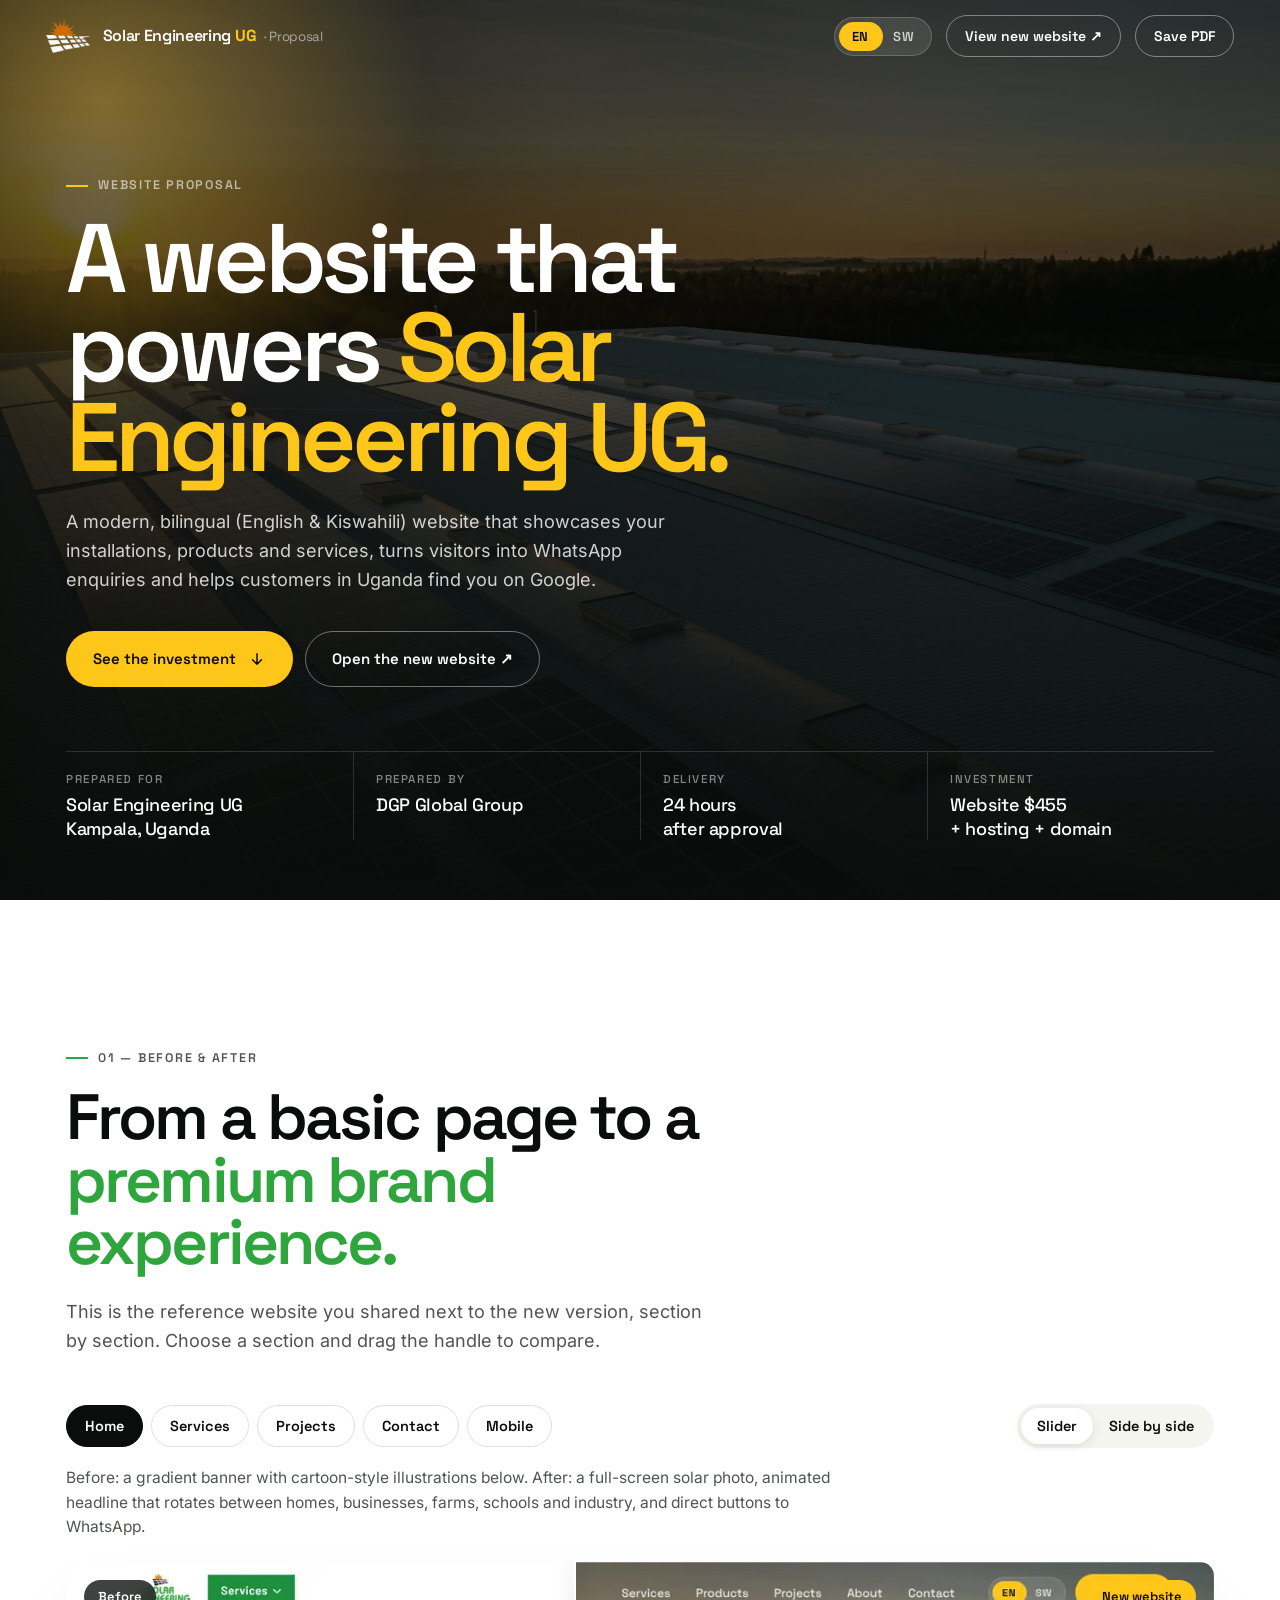
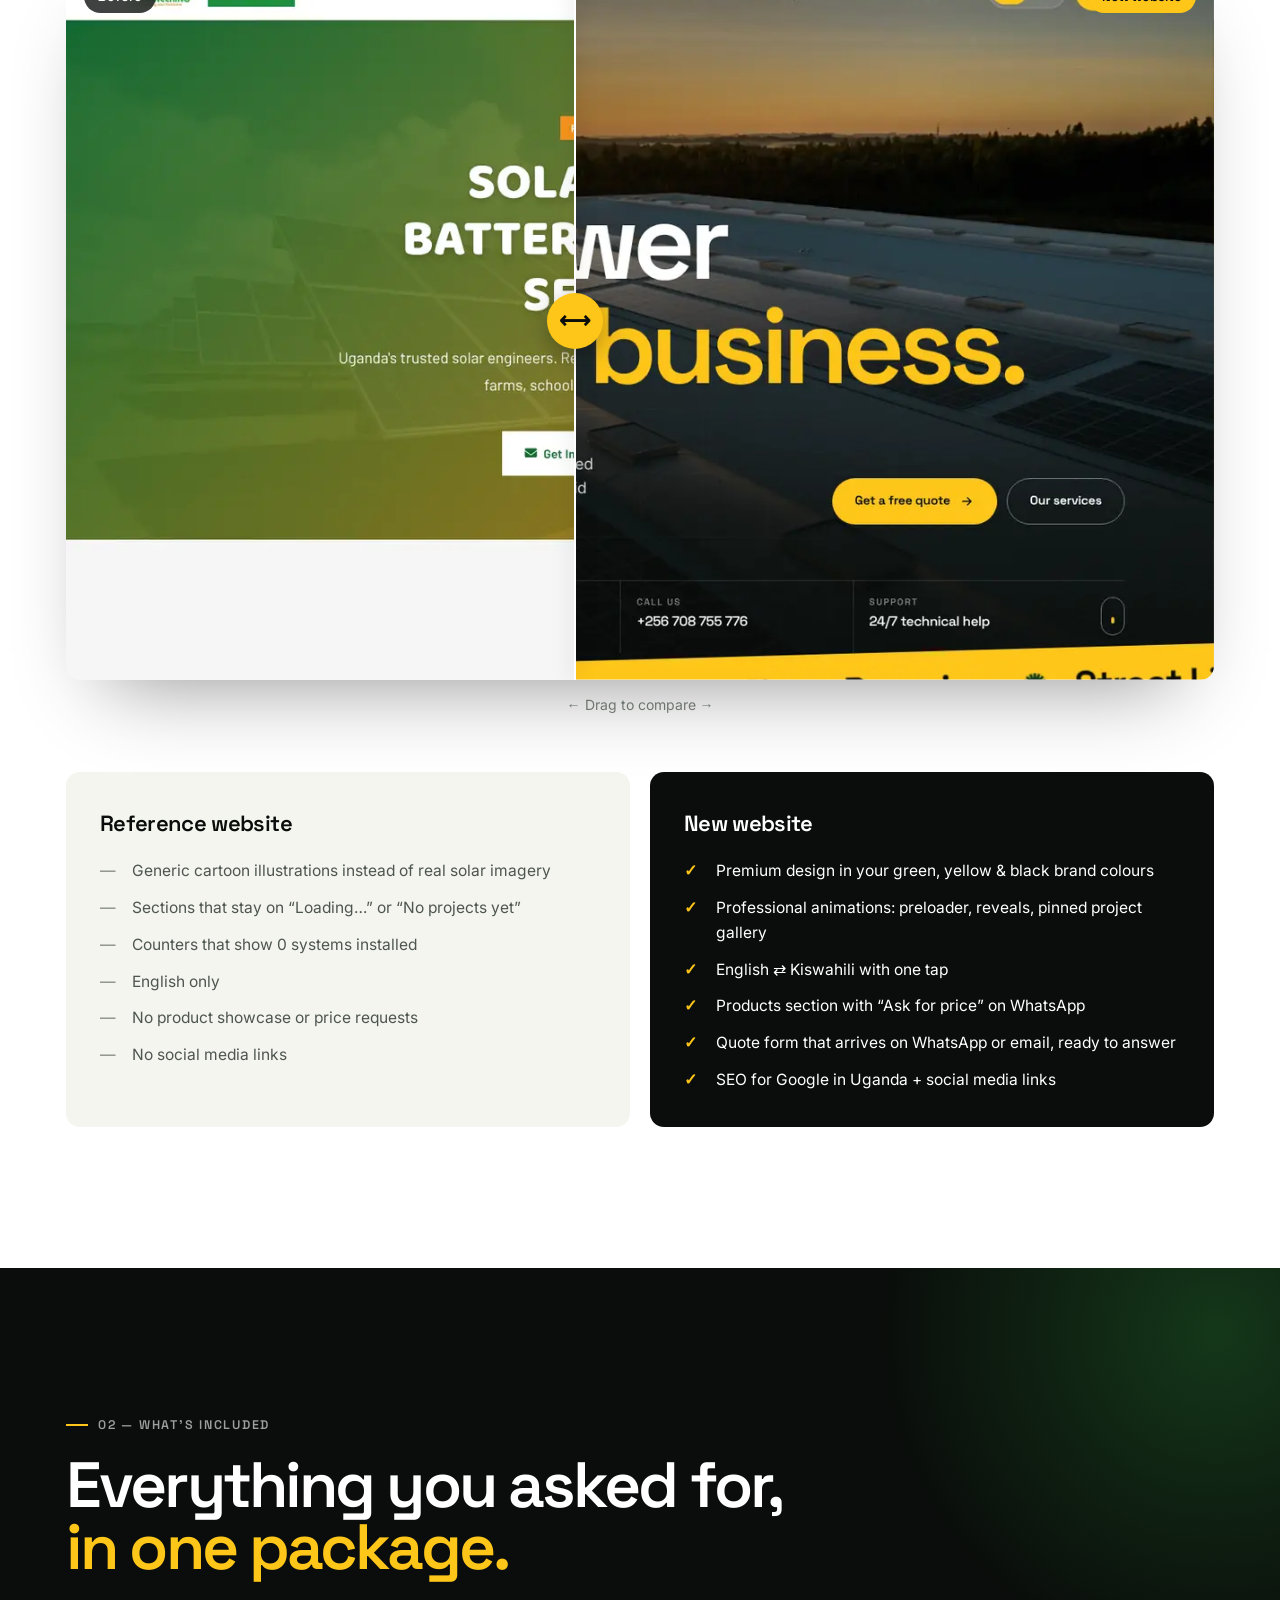
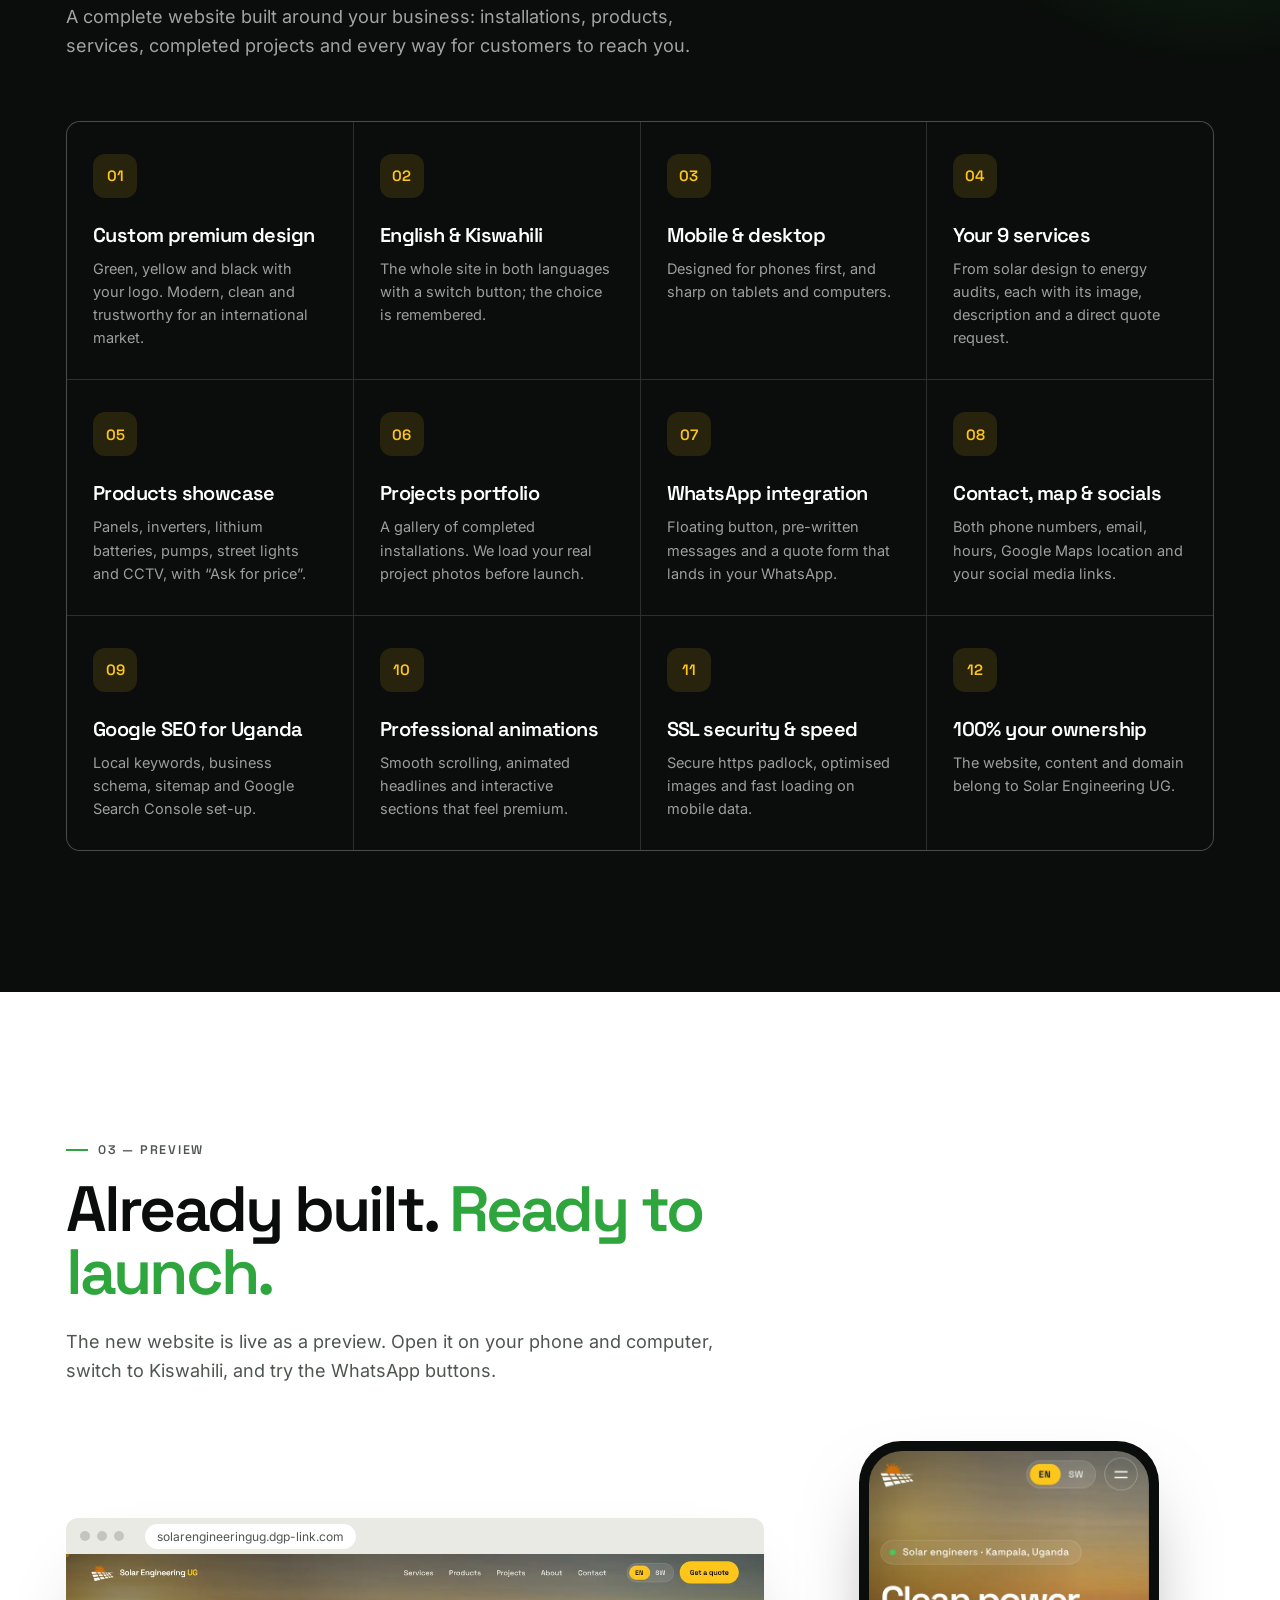
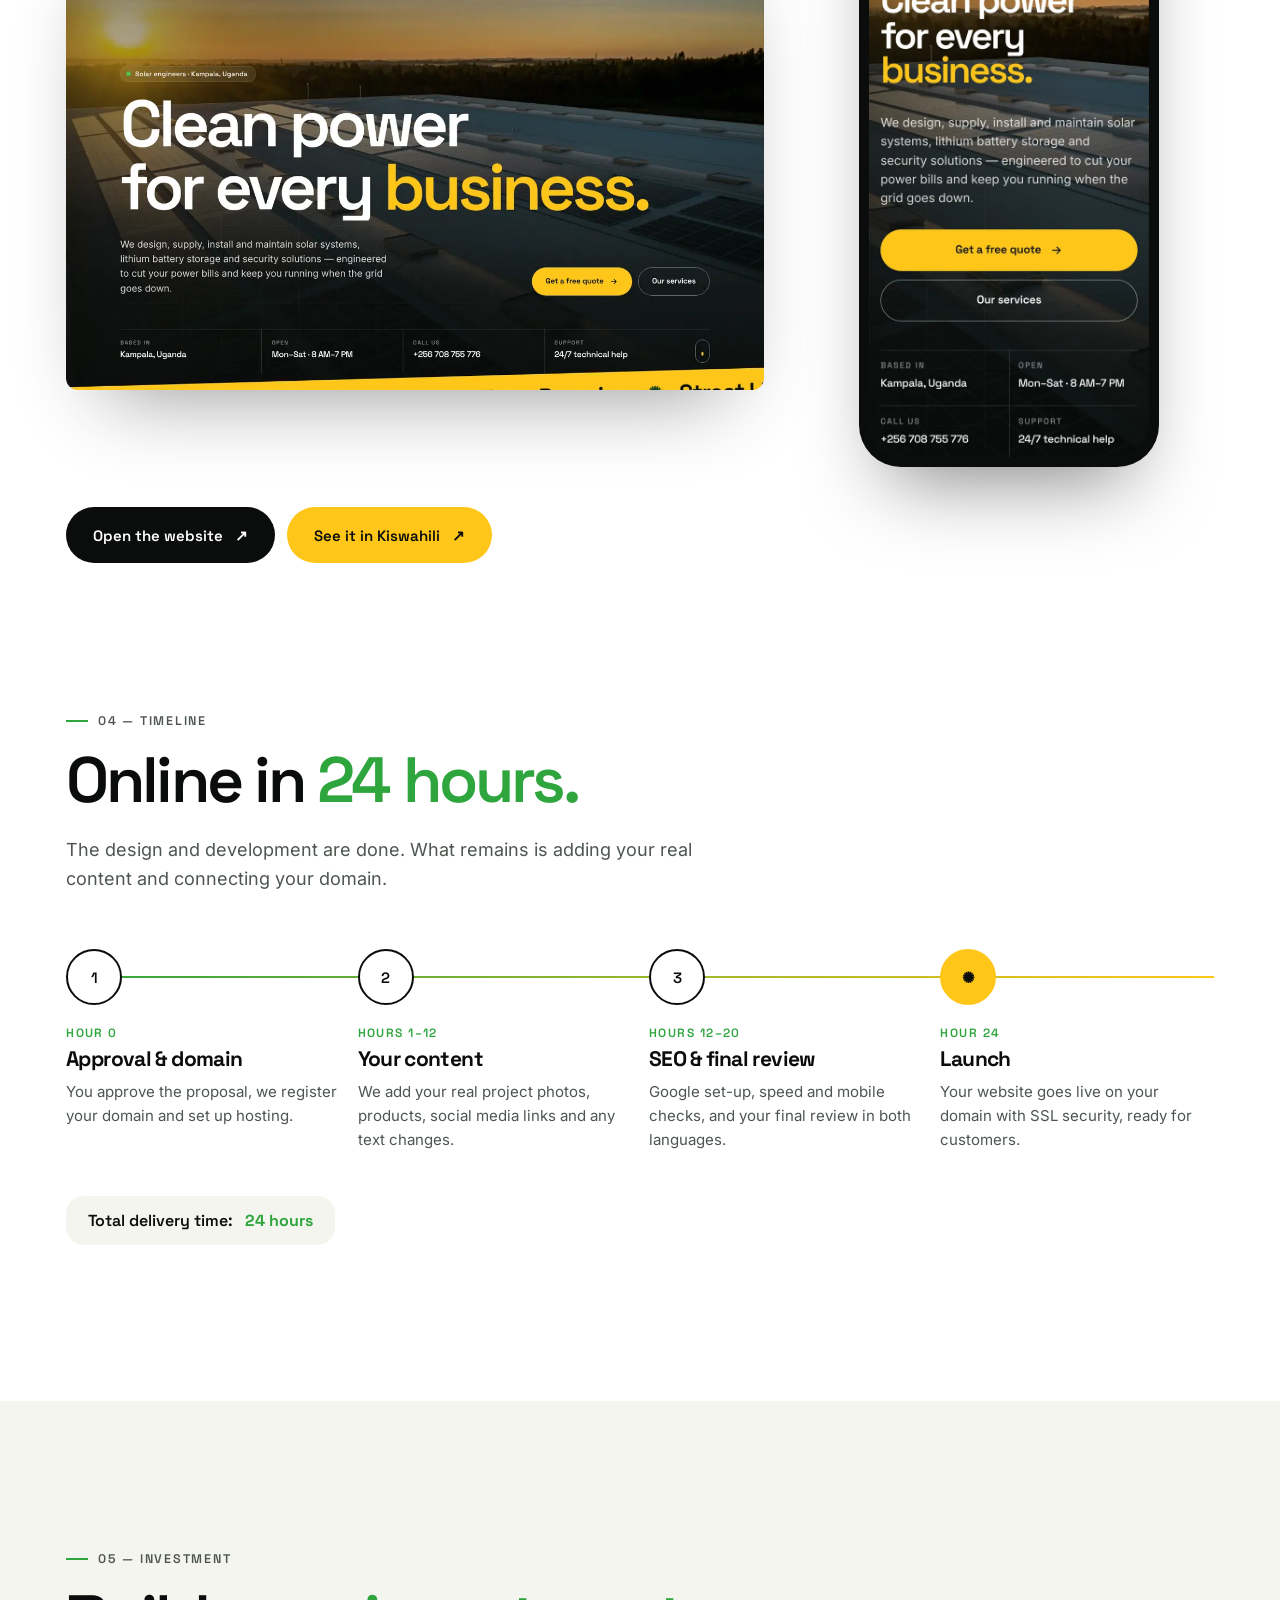
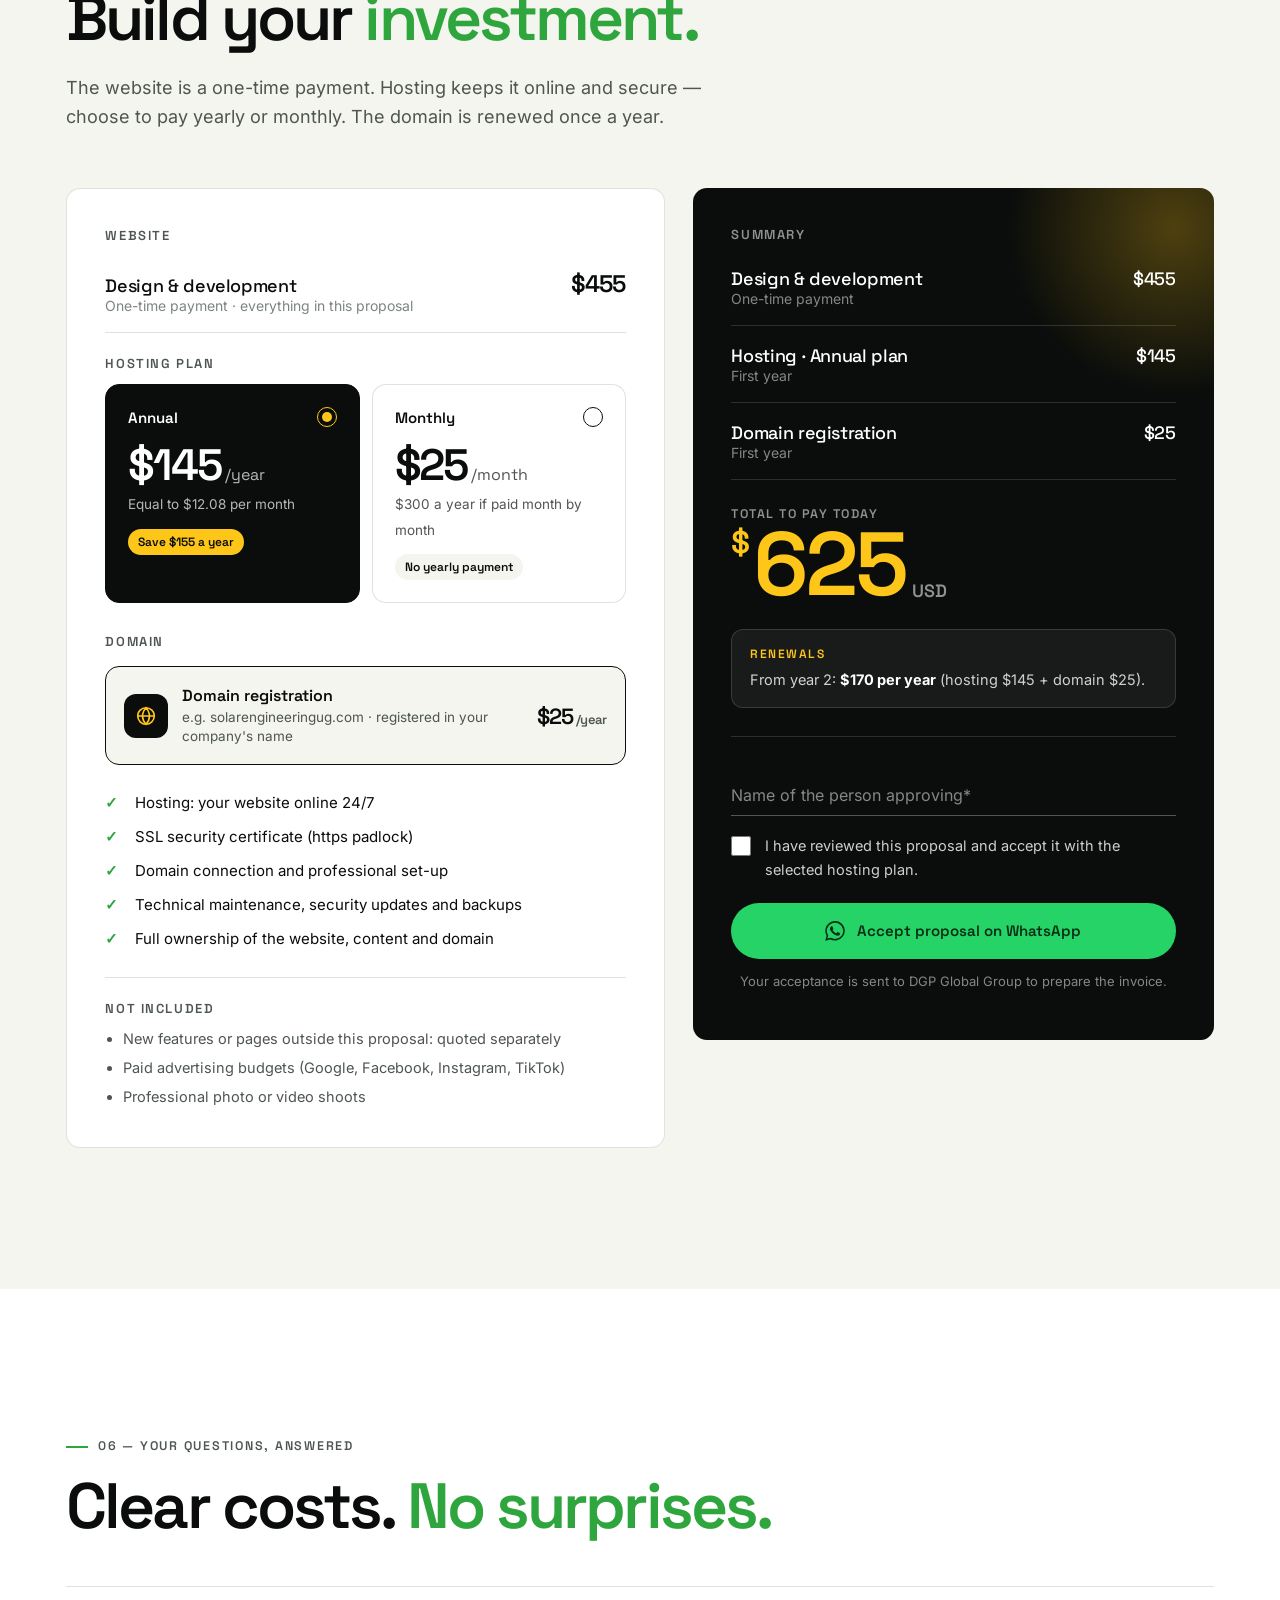
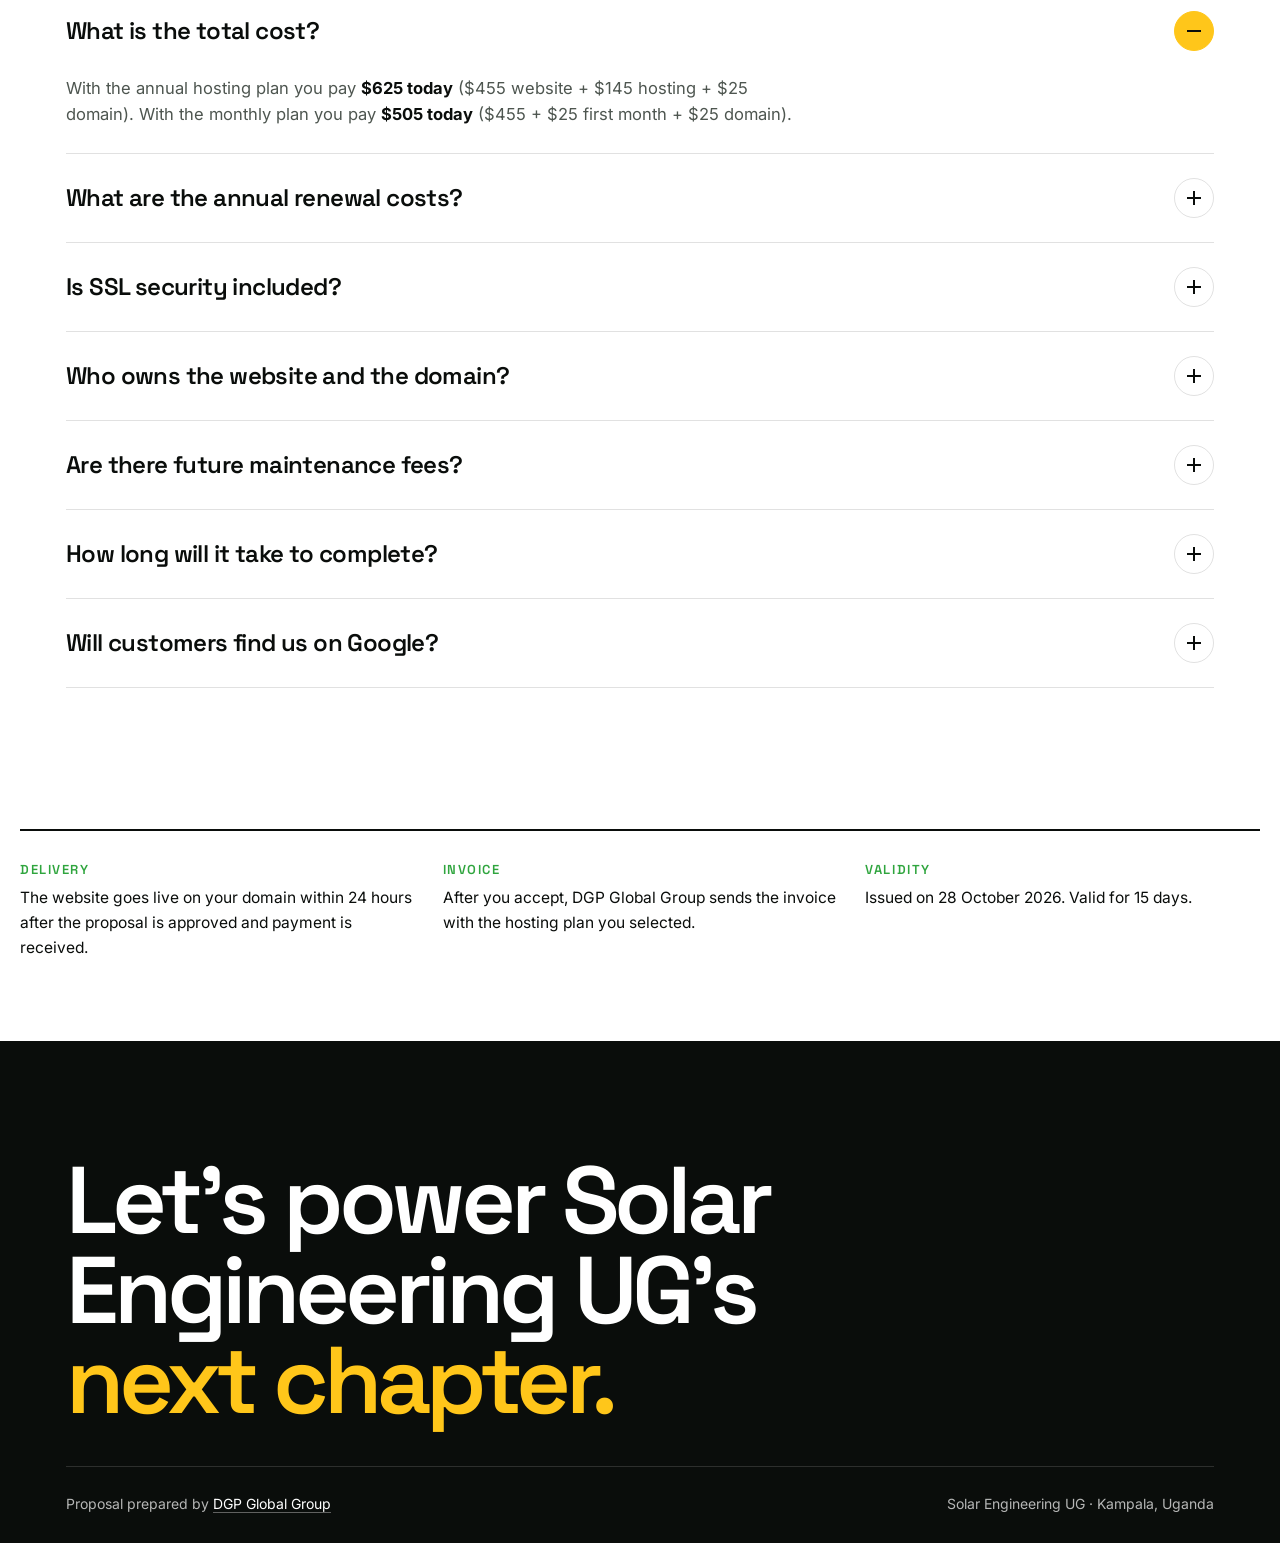
<file: propuesta/index.html>
<!DOCTYPE html>
<html lang="en">
<head>
  <meta charset="utf-8" />
  <meta name="viewport" content="width=device-width, initial-scale=1" />
  <title>Website Proposal | Solar Engineering UG</title>
  <meta name="description" content="Website proposal prepared by DGP Global Group for Solar Engineering UG: design, development, hosting, domain and SSL." />
  <meta name="robots" content="noindex, nofollow" />
  <meta name="theme-color" content="#0a0d0b" />

  <meta property="og:type" content="website" />
  <meta property="og:title" content="Website Proposal — Solar Engineering UG" />
  <meta property="og:description" content="Prepared by DGP Global Group. New bilingual website + hosting + domain." />
  <meta property="og:url" content="https://solarengineeringug.dgp-link.com/propuesta/" />
  <meta property="og:image" content="https://solarengineeringug.dgp-link.com/assets/img/og-image.jpg" />
  <meta property="og:image:width" content="1200" />
  <meta property="og:image:height" content="630" />
  <meta name="twitter:card" content="summary_large_image" />

  <link rel="icon" type="image/png" href="../assets/img/favicon.png" />
  <link rel="preload" as="font" type="font/woff2" href="../assets/fonts/space-grotesk.woff2" crossorigin />
  <link rel="preload" as="font" type="font/woff2" href="../assets/fonts/inter.woff2" crossorigin />
  <style>
    @font-face { font-family: "Space Grotesk"; font-style: normal; font-weight: 300 700; font-display: swap; src: url("../assets/fonts/space-grotesk.woff2") format("woff2"); }
    @font-face { font-family: "Inter"; font-style: normal; font-weight: 100 900; font-display: swap; src: url("../assets/fonts/inter.woff2") format("woff2"); }

    :root {
      --ink: #0a0d0b; --ink-2: #141a15; --green: #2fa53e; --green-l: #47c95a; --green-d: #0d3a20;
      --sun: #ffc61a; --paper: #f4f5ee; --white: #fff; --grey: #7d857e; --grey-d: #4e5650;
      --line: rgba(10,13,11,.12); --line-l: rgba(255,255,255,.14);
      --display: "Space Grotesk", "Helvetica Neue", Arial, sans-serif;
      --sans: "Inter", "Helvetica Neue", Arial, sans-serif;
      --ease: cubic-bezier(.22,1,.36,1); --ease-io: cubic-bezier(.76,0,.24,1);
      --gutter: clamp(16px, 3.6vw, 60px); --radius: 14px;
    }
    *, *::before, *::after { box-sizing: border-box; }
    html { scroll-behavior: smooth; -webkit-text-size-adjust: 100%; overflow-x: clip; }
    body { margin: 0; font-family: var(--sans); font-size: 16px; line-height: 1.6; color: var(--ink); background: var(--white); -webkit-font-smoothing: antialiased; overflow-x: clip; }
    img { display: block; max-width: 100%; height: auto; }
    a { color: inherit; text-decoration: none; }
    button { font: inherit; color: inherit; }
    h1, h2, h3, h4 { font-family: var(--display); }
    em { font-style: normal; color: var(--green); }
    ::selection { background: var(--sun); color: var(--ink); }
    :focus-visible { outline: 2px solid var(--sun); outline-offset: 3px; }
    .container { max-width: 1240px; margin: 0 auto; padding: 0 var(--gutter); }
    section { padding: clamp(90px, 11vw, 160px) 0; }
    .label { display: inline-flex; align-items: center; gap: 10px; margin: 0 0 22px; font: 600 12.5px/1 var(--display); letter-spacing: .14em; text-transform: uppercase; color: var(--grey-d); }
    .label::before { content: ""; width: 22px; height: 2px; background: var(--green); }
    .label--light { color: rgba(255,255,255,.6); }
    .label--light::before { background: var(--sun); }
    .h2 { font-weight: 600; font-size: clamp(38px, 5vw, 74px); line-height: .98; letter-spacing: -.045em; margin: 0 0 24px; max-width: 18ch; }
    .sub { color: var(--grey-d); font-size: 18px; max-width: 60ch; margin: 0; }

    /* buttons */
    .btn { position: relative; display: inline-flex; align-items: center; justify-content: center; gap: 12px; height: 56px; padding: 0 26px; border-radius: 999px; border: 1.5px solid transparent; background: transparent; font: 600 15px/1 var(--display); cursor: pointer; overflow: hidden; isolation: isolate; white-space: nowrap; transition: color .5s var(--ease), border-color .5s; }
    .btn::before { content: ""; position: absolute; left: 50%; top: 100%; width: 170%; aspect-ratio: 1; border-radius: 50%; background: var(--fill); transform: translate(-50%, 0) scale(0); z-index: -1; transition: transform .7s var(--ease); }
    .btn:hover::before, .btn:focus-visible::before { transform: translate(-50%, -50%) scale(1); }
    .btn svg { width: 18px; height: 18px; fill: none; stroke: currentColor; stroke-width: 2; stroke-linecap: round; stroke-linejoin: round; }
    .btn--sun { background: var(--sun); color: var(--ink); --fill: var(--white); }
    .btn--outline { color: var(--white); border-color: rgba(255,255,255,.4); --fill: var(--white); }
    .btn--outline:hover, .btn--outline:focus-visible { color: var(--ink); }
    .btn--dark { background: var(--ink); color: var(--white); --fill: var(--green); }
    .btn--wa { background: #25d366; color: #052e16; --fill: #fff; }
    .btn--wa svg { fill: currentColor; stroke: none; width: 20px; height: 20px; }

    /* top bar */
    .bar { position: fixed; inset: 0 0 auto 0; z-index: 50; height: 72px; display: flex; align-items: center; gap: 14px; padding: 0 var(--gutter); color: var(--white); transition: background .4s, box-shadow .4s; }
    .bar.is-solid { background: rgba(10,13,11,.9); backdrop-filter: blur(14px); -webkit-backdrop-filter: blur(14px); box-shadow: 0 1px 0 rgba(255,255,255,.08); }
    .bar__brand { display: flex; align-items: center; gap: 12px; margin-right: auto; font: 600 16px/1 var(--display); letter-spacing: -.02em; white-space: nowrap; }
    .bar__brand img { height: 34px; width: auto; }
    .bar__brand b { color: var(--sun); }
    .bar__brand small { font-weight: 400; color: rgba(255,255,255,.55); margin-left: 4px; }
    .bar__link { font: 600 14px var(--display); padding: 11px 18px; border-radius: 999px; border: 1px solid rgba(255,255,255,.4); background: transparent; color: var(--white); cursor: pointer; transition: background .3s, color .3s; }
    .bar__link:hover { background: var(--white); color: var(--ink); }
    .lang { position: relative; display: inline-flex; padding: 4px; border-radius: 999px; background: rgba(255,255,255,.1); border: 1px solid rgba(255,255,255,.18); }
    .lang__btn { position: relative; z-index: 1; border: 0; background: none; padding: 8px 12px; min-width: 42px; font: 600 13px/1 var(--display); letter-spacing: .06em; color: rgba(255,255,255,.75); cursor: pointer; transition: color .4s; }
    .lang__btn.is-active { color: var(--ink); }
    .lang__pill { position: absolute; top: 4px; bottom: 4px; left: 4px; width: calc(50% - 4px); border-radius: 999px; background: var(--sun); transition: transform .6s var(--ease); }
    .lang[data-active="sw"] .lang__pill { transform: translateX(100%); }
    .curtain { position: fixed; inset: 0; z-index: 90; background: var(--sun); transform: scaleY(0); transform-origin: bottom; pointer-events: none; transition: transform .55s var(--ease-io); }
    .curtain.is-on { transform: scaleY(1); }
    .curtain.is-off { transform-origin: top; }

    /* hero */
    .hero { position: relative; min-height: 100vh; min-height: 100svh; padding: 150px 0 60px; color: var(--white); background: var(--ink); overflow: hidden; display: flex; align-items: flex-end; }
    .hero__bg { position: absolute; inset: 0; }
    .hero__bg img { width: 100%; height: 100%; object-fit: cover; opacity: .55; transform: scale(1.15); animation: heroIn 2.6s var(--ease) forwards; }
    @keyframes heroIn { to { transform: scale(1); } }
    .hero__bg::after { content: ""; position: absolute; inset: 0; background: linear-gradient(180deg, rgba(10,13,11,.55), rgba(10,13,11,.25) 35%, rgba(10,13,11,.96)), linear-gradient(90deg, rgba(10,13,11,.6), transparent 70%); }
    .hero__glow { position: absolute; width: 60vmax; aspect-ratio: 1; left: -22vmax; top: -22vmax; border-radius: 50%; background: radial-gradient(circle, rgba(255,190,40,.4), transparent 60%); mix-blend-mode: screen; animation: glow 7s ease-in-out infinite alternate; }
    @keyframes glow { to { transform: scale(1.12) translate(4%, 3%); } }
    .hero .container { position: relative; width: 100%; }
    .hero h1 { margin: 0 0 26px; font-weight: 600; font-size: clamp(44px, 7.6vw, 124px); line-height: .92; letter-spacing: -.055em; max-width: 14ch; }
    .hero h1 em { color: var(--sun); }
    .hero__lead { max-width: 600px; font-size: 18px; color: rgba(255,255,255,.8); margin: 0 0 36px; }
    .hero__actions { display: flex; flex-wrap: wrap; gap: 12px; margin-bottom: 64px; }
    .meta { display: grid; grid-template-columns: repeat(4, 1fr); border-top: 1px solid var(--line-l); }
    .meta div { padding: 22px 22px 0 0; }
    .meta div + div { padding-left: 22px; border-left: 1px solid var(--line-l); }
    .meta small { display: block; font: 500 11.5px/1 var(--display); letter-spacing: .14em; text-transform: uppercase; color: rgba(255,255,255,.5); margin-bottom: 8px; }
    .meta strong { font: 500 18px/1.3 var(--display); letter-spacing: -.02em; display: block; }
    .hero [data-in] { opacity: 0; transform: translateY(40px); animation: rise 1.2s var(--ease) forwards; animation-delay: var(--d, 0s); }
    @keyframes rise { to { opacity: 1; transform: none; } }

    /* reveal */
    .js .rv { opacity: 0; transform: translateY(46px); transition: opacity 1.1s var(--ease), transform 1.1s var(--ease); transition-delay: var(--d, 0s); }
    .js .rv.is-in { opacity: 1; transform: none; }

    /* before / after */
    .cmp { margin-top: 48px; }
    .cmp__bar { display: flex; flex-wrap: wrap; justify-content: space-between; align-items: center; gap: 16px; margin-bottom: 18px; }
    .tabs { display: flex; flex-wrap: wrap; gap: 8px; }
    .tab, .mode__btn { font: 600 14.5px var(--display); padding: 11px 18px; border-radius: 999px; border: 1px solid var(--line); background: var(--white); color: var(--ink); cursor: pointer; transition: background .3s, color .3s, border-color .3s; }
    .tab:hover, .mode__btn:hover { border-color: var(--ink); }
    .tab.is-active { background: var(--ink); color: var(--white); border-color: var(--ink); }
    .mode { display: inline-flex; padding: 4px; border-radius: 999px; background: var(--paper); }
    .mode__btn { border: 0; background: transparent; padding: 9px 16px; }
    .mode__btn.is-active { background: var(--white); box-shadow: 0 2px 10px rgba(0,0,0,.1); }
    .mode__btn[disabled] { opacity: .35; cursor: not-allowed; }
    .cmp__note { margin: 0 0 22px; color: var(--grey-d); font-size: 15.5px; max-width: 80ch; min-height: 3.2em; }
    .stage .duo, .stage .ba, .stage .phones { display: none; }
    .stage[data-mode="slide"] .ba { display: block; }
    .stage[data-mode="duo"] .duo, .stage[data-mode="movil"] .phones { display: grid; }
    .ba { position: relative; border-radius: var(--radius); overflow: hidden; aspect-ratio: 16 / 10; background: var(--paper); box-shadow: 0 40px 80px -40px rgba(0,0,0,.45); user-select: none; touch-action: pan-y; }
    .ba img { position: absolute; inset: 0; width: 100%; height: 100%; object-fit: cover; object-position: top; pointer-events: none; }
    .ba__after { clip-path: inset(0 0 0 var(--pos, 50%)); }
    .ba__handle { position: absolute; top: 0; bottom: 0; left: var(--pos, 50%); width: 2px; background: var(--white); transform: translateX(-1px); pointer-events: none; box-shadow: 0 0 20px rgba(0,0,0,.4); }
    .ba__handle::after { content: "⟷"; position: absolute; top: 50%; left: 50%; width: 56px; height: 56px; border-radius: 50%; background: var(--sun); color: var(--ink); display: grid; place-items: center; font-size: 22px; font-weight: 700; transform: translate(-50%, -50%); box-shadow: 0 8px 24px rgba(0,0,0,.3); }
    .ba__tag { position: absolute; top: 18px; padding: 8px 14px; border-radius: 999px; font: 600 13px var(--display); background: rgba(10,13,11,.78); color: var(--white); backdrop-filter: blur(8px); -webkit-backdrop-filter: blur(8px); }
    .ba__tag--l { left: 18px; } .ba__tag--r { right: 18px; background: var(--sun); color: var(--ink); }
    .ba input { position: absolute; inset: 0; width: 100%; height: 100%; opacity: 0; cursor: ew-resize; margin: 0; }
    .ba input:focus-visible + .ba__handle::after { outline: 3px solid var(--ink); outline-offset: 3px; }
    .ba__hint { text-align: center; color: var(--grey); font-size: 14px; margin: 14px 0 0; }
    .duo { grid-template-columns: 1fr 1fr; gap: 20px; }
    .shot { margin: 0; }
    .shot figcaption { display: flex; align-items: center; gap: 10px; font: 600 14px var(--display); margin-bottom: 10px; }
    .pill { font: 600 11.5px var(--display); letter-spacing: .08em; text-transform: uppercase; padding: 5px 11px; border-radius: 999px; background: var(--paper); color: var(--grey-d); }
    .pill--new { background: var(--sun); color: var(--ink); }
    .shot__frame { border-radius: var(--radius); overflow: hidden; border: 1px solid var(--line); box-shadow: 0 30px 60px -35px rgba(0,0,0,.45); background: var(--paper); }
    .stage img[data-before], .stage img[data-after] { transition: opacity .3s ease; }
    .stage.is-swapping img[data-before], .stage.is-swapping img[data-after] { opacity: 0; }
    .phones { grid-template-columns: 1fr 1fr; gap: 28px; max-width: 700px; margin: 0 auto; }
    .phones figcaption { justify-content: center; }
    .phone { width: min(300px, 100%); margin: 0 auto; border-radius: 42px; padding: 10px; background: var(--ink); box-shadow: 0 40px 80px -30px rgba(0,0,0,.5); }
    .phone img { border-radius: 33px; width: 100%; }

    .compare { display: grid; grid-template-columns: 1fr 1fr; gap: 20px; margin-top: 56px; }
    .compare__col { padding: 34px; border-radius: var(--radius); }
    .compare__col--old { background: var(--paper); }
    .compare__col--new { background: var(--ink); color: var(--white); }
    .compare h3 { margin: 0 0 18px; font-size: 22px; font-weight: 600; letter-spacing: -.03em; }
    .compare ul { list-style: none; margin: 0; padding: 0; display: grid; gap: 12px; }
    .compare li { display: grid; grid-template-columns: 22px 1fr; gap: 10px; font-size: 15.5px; }
    .compare__col--old li { color: var(--grey-d); }
    .compare__col--old li::before { content: "—"; color: var(--grey); }
    .compare__col--new li::before { content: "✓"; font-weight: 700; color: var(--sun); }

    /* includes */
    .inc { background: var(--ink); color: var(--white); position: relative; overflow: hidden; }
    .inc::before { content: ""; position: absolute; width: 60vmax; aspect-ratio: 1; right: -25vmax; top: -25vmax; border-radius: 50%; background: radial-gradient(circle, rgba(47,165,62,.28), transparent 62%); pointer-events: none; }
    .inc .sub { color: rgba(255,255,255,.62); }
    .inc .h2 em { color: var(--sun); }
    .inc__grid { position: relative; display: grid; grid-template-columns: repeat(4, 1fr); gap: 1px; margin-top: 60px; background: var(--line-l); border: 1px solid var(--line-l); border-radius: var(--radius); overflow: hidden; }
    .inc__item { background: var(--ink); padding: 32px 26px 30px; position: relative; transition: background .5s var(--ease); }
    .inc__item:hover { background: #121a14; }
    .inc__item b { display: inline-grid; place-items: center; width: 44px; height: 44px; margin-bottom: 26px; border-radius: 12px; background: rgba(255,198,26,.12); color: var(--sun); font: 600 15px var(--display); transition: background .4s, color .4s, transform .6s var(--ease); }
    .inc__item:hover b { background: var(--sun); color: var(--ink); transform: rotate(-8deg) scale(1.08); }
    .inc__item h3 { margin: 0 0 10px; font-size: 20px; font-weight: 600; letter-spacing: -.03em; line-height: 1.15; }
    .inc__item p { margin: 0; color: rgba(255,255,255,.6); font-size: 14.5px; }

    /* preview */
    .pv__grid { display: grid; grid-template-columns: 1.7fr 1fr; gap: 40px; align-items: center; margin-top: 56px; }
    .browser { border-radius: 12px; overflow: hidden; background: #e9eae4; box-shadow: 0 40px 80px -40px rgba(0,0,0,.45); }
    .browser__top { height: 36px; display: flex; align-items: center; gap: 7px; padding: 0 14px; }
    .browser__top i { width: 10px; height: 10px; border-radius: 50%; background: #c4c6bd; }
    .browser__top span { margin-left: 14px; font-size: 12px; color: var(--grey-d); background: var(--white); padding: 3px 12px; border-radius: 999px; overflow: hidden; text-overflow: ellipsis; white-space: nowrap; }
    .pv__links { display: flex; flex-wrap: wrap; gap: 12px; margin-top: 40px; }

    /* timeline */
    .tl { list-style: none; margin: 56px 0 0; padding: 0; display: grid; grid-template-columns: repeat(4, 1fr); gap: 18px; position: relative; }
    .tl::before { content: ""; position: absolute; left: 0; right: 0; top: 27px; height: 2px; background: var(--line); }
    .tl::after { content: ""; position: absolute; left: 0; right: 0; top: 27px; height: 2px; background: linear-gradient(90deg, var(--green), var(--sun)); transform: scaleX(0); transform-origin: left; transition: transform 2.2s var(--ease) .3s; }
    .tl.is-in::after { transform: scaleX(1); }
    .tl li { position: relative; }
    .tl__dot { position: relative; z-index: 1; display: grid; place-items: center; width: 56px; height: 56px; border-radius: 50%; background: var(--white); border: 2px solid var(--ink); font: 600 15px var(--display); margin-bottom: 22px; }
    .tl li:last-child .tl__dot { background: var(--sun); border-color: var(--sun); }
    .tl small { display: block; font: 600 12px/1 var(--display); letter-spacing: .12em; text-transform: uppercase; color: var(--green); margin-bottom: 8px; }
    .tl h3 { margin: 0 0 8px; font-size: 21px; letter-spacing: -.03em; line-height: 1.15; }
    .tl p { margin: 0; color: var(--grey-d); font-size: 15px; }
    .tl__total { display: inline-flex; flex-wrap: wrap; align-items: center; gap: 4px 12px; margin-top: 44px; padding: 14px 22px; border-radius: 18px; background: var(--paper); font: 600 16px var(--display); }
    .tl__total b { color: var(--green); }

    /* pricing */
    .price { background: var(--paper); }
    .price__grid { display: grid; grid-template-columns: 1.15fr 1fr; gap: 28px; margin-top: 56px; align-items: start; }
    .card { background: var(--white); border-radius: var(--radius); padding: clamp(24px, 3vw, 40px); border: 1px solid var(--line); }
    .card h3 { margin: 0 0 6px; font: 600 13px var(--display); letter-spacing: .12em; text-transform: uppercase; color: var(--grey-d); }
    .card h3.mt { margin-top: 30px; }
    .line-item { display: flex; justify-content: space-between; align-items: baseline; gap: 20px; padding: 18px 0; border-bottom: 1px solid var(--line); }
    .line-item strong { font: 600 24px var(--display); letter-spacing: -.03em; white-space: nowrap; }
    .line-item > span { font: 500 18px var(--display); letter-spacing: -.02em; }
    .line-item span small { display: block; font-family: var(--sans); color: var(--grey); font-size: 14px; letter-spacing: 0; font-weight: 400; }
    .plans { display: grid; grid-template-columns: 1fr 1fr; gap: 12px; margin: 22px 0 10px; border: 0; padding: 0; min-width: 0; }
    .plans legend { font: 600 13px var(--display); letter-spacing: .12em; text-transform: uppercase; color: var(--grey-d); margin-bottom: 12px; padding: 0; }
    .plan { position: relative; cursor: pointer; }
    .plan input { position: absolute; opacity: 0; pointer-events: none; }
    .plan__box { display: block; height: 100%; padding: 22px; border-radius: var(--radius); border: 1.5px solid var(--line); background: var(--white); transition: border-color .3s, background .3s, color .3s, transform .4s var(--ease); }
    .plan:hover .plan__box { border-color: var(--ink); transform: translateY(-3px); }
    .plan input:checked + .plan__box { background: var(--ink); color: var(--white); border-color: var(--ink); }
    .plan input:focus-visible + .plan__box { outline: 3px solid var(--sun); outline-offset: 3px; }
    .plan__name { display: flex; justify-content: space-between; align-items: center; gap: 8px; font: 600 15px var(--display); }
    .plan__radio { width: 20px; height: 20px; border-radius: 50%; border: 1.5px solid currentColor; display: grid; place-items: center; flex: none; }
    .plan input:checked + .plan__box .plan__radio { border-color: var(--sun); }
    .plan input:checked + .plan__box .plan__radio::after { content: ""; width: 10px; height: 10px; border-radius: 50%; background: var(--sun); }
    .plan__price { display: block; margin: 16px 0 4px; font: 600 44px/1 var(--display); letter-spacing: -.05em; }
    .plan__price small { font-size: 16px; letter-spacing: 0; font-weight: 400; opacity: .7; }
    .plan__note { font-size: 13.5px; opacity: .7; }
    .plan__badge { display: inline-block; margin-top: 12px; font: 600 12px var(--display); padding: 5px 10px; border-radius: 999px; background: var(--paper); color: var(--ink); }
    .plan input:checked + .plan__box .plan__badge { background: var(--sun); }
    .domain { display: grid; grid-template-columns: 44px 1fr auto; gap: 14px; align-items: center; margin: 16px 0 6px; padding: 18px; border-radius: var(--radius); border: 1.5px solid var(--ink); background: var(--paper); }
    .domain__ico { width: 44px; height: 44px; border-radius: 12px; background: var(--ink); color: var(--sun); display: grid; place-items: center; }
    .domain__ico svg { width: 22px; height: 22px; fill: none; stroke: currentColor; stroke-width: 1.8; }
    .domain b { display: block; font: 600 16px var(--display); }
    .domain small { display: block; color: var(--grey-d); font-size: 13.5px; line-height: 1.4; margin-top: 2px; }
    .domain strong { font: 600 22px var(--display); letter-spacing: -.03em; white-space: nowrap; }
    .domain strong small { display: inline; font-size: 13px; color: var(--grey-d); }
    .incl { list-style: none; margin: 26px 0 0; padding: 0; display: grid; gap: 10px; }
    .incl li { display: grid; grid-template-columns: 22px 1fr; gap: 8px; font-size: 15px; }
    .incl li::before { content: "✓"; font-weight: 700; color: var(--green); }
    .notinc { margin-top: 26px; padding-top: 22px; border-top: 1px solid var(--line); }
    .notinc h4 { margin: 0 0 10px; font: 600 13px var(--display); letter-spacing: .12em; text-transform: uppercase; color: var(--grey-d); }
    .notinc ul { margin: 0; padding-left: 18px; color: var(--grey-d); font-size: 14.5px; display: grid; gap: 6px; }

    .summary { position: sticky; top: 96px; background: var(--ink); color: var(--white); border: 0; overflow: hidden; }
    .summary::before { content: ""; position: absolute; width: 360px; aspect-ratio: 1; right: -140px; top: -140px; border-radius: 50%; background: radial-gradient(circle, rgba(255,198,26,.28), transparent 65%); pointer-events: none; }
    .summary h3 { color: rgba(255,255,255,.55); position: relative; }
    .summary .line-item { border-color: var(--line-l); position: relative; }
    .summary .line-item span small { color: rgba(255,255,255,.5); }
    .total { padding: 26px 0 8px; position: relative; }
    .total small { display: block; font: 600 12.5px var(--display); letter-spacing: .12em; text-transform: uppercase; color: rgba(255,255,255,.55); }
    .total__num { display: flex; align-items: flex-start; font: 600 clamp(64px, 7vw, 108px)/.95 var(--display); letter-spacing: -.06em; font-variant-numeric: tabular-nums; color: var(--sun); }
    .total__num sup { font-size: .35em; margin: .2em .08em 0 0; letter-spacing: 0; }
    .total__num span.usd { font-size: .2em; letter-spacing: 0; margin: auto 0 .45em .4em; color: rgba(255,255,255,.55); }
    .renew { margin: 14px 0 0; padding: 16px 18px; border-radius: 12px; background: rgba(255,255,255,.06); border: 1px solid var(--line-l); font-size: 14.5px; color: rgba(255,255,255,.8); }
    .renew b { display: block; font: 600 12px var(--display); letter-spacing: .12em; text-transform: uppercase; color: var(--sun); margin-bottom: 6px; }
    .renew strong { color: var(--white); }

    .accept { margin-top: 28px; padding-top: 24px; border-top: 1px solid var(--line-l); position: relative; }
    .field { position: relative; margin-bottom: 18px; }
    .field input { width: 100%; border: 0; border-bottom: 1px solid rgba(255,255,255,.3); background: transparent; color: var(--white); font: 500 17px var(--sans); padding: 24px 0 10px; outline: none; border-radius: 0; }
    .field label { position: absolute; left: 0; top: 22px; color: rgba(255,255,255,.5); pointer-events: none; transform-origin: left; transition: transform .4s var(--ease), color .3s; }
    .field input:focus + label, .field input:not(:placeholder-shown) + label { transform: translateY(-20px) scale(.78); color: var(--sun); }
    .field::after { content: ""; position: absolute; left: 0; right: 0; bottom: 0; height: 2px; background: linear-gradient(90deg, var(--green), var(--sun)); transform: scaleX(0); transform-origin: left; transition: transform .6s var(--ease); }
    .field:focus-within::after { transform: scaleX(1); }
    .field.has-error input { border-color: #ff6b5b; }
    .check { display: grid; grid-template-columns: 22px 1fr; gap: 12px; align-items: start; font-size: 14.5px; color: rgba(255,255,255,.8); cursor: pointer; margin: 6px 0 22px; }
    .check input { width: 20px; height: 20px; accent-color: var(--sun); margin: 2px 0 0; cursor: pointer; }
    .accept .btn { width: 100%; }
    .accept__note { font-size: 13px; color: rgba(255,255,255,.5); text-align: center; margin: 12px 0 0; }
    .accept__ok { text-align: center; font-weight: 600; font-size: 14px; margin-top: 10px; color: var(--sun); }

    /* FAQ */
    .faq__list { margin-top: 48px; border-top: 1px solid var(--line); }
    .faq details { border-bottom: 1px solid var(--line); }
    .faq summary { list-style: none; display: flex; justify-content: space-between; align-items: center; gap: 20px; padding: 24px 0; cursor: pointer; font: 600 clamp(19px, 2vw, 24px)/1.25 var(--display); letter-spacing: -.025em; }
    .faq summary::-webkit-details-marker { display: none; }
    .faq summary i { flex: none; width: 40px; height: 40px; border-radius: 50%; border: 1px solid var(--line); position: relative; transition: background .4s, border-color .4s, transform .5s var(--ease); }
    .faq summary i::before, .faq summary i::after { content: ""; position: absolute; left: 50%; top: 50%; width: 14px; height: 2px; margin: -1px 0 0 -7px; background: currentColor; transition: transform .5s var(--ease); }
    .faq summary i::after { transform: rotate(90deg); }
    .faq details[open] summary i { background: var(--sun); border-color: var(--sun); transform: rotate(180deg); }
    .faq details[open] summary i::after { transform: rotate(0); }
    .faq summary:hover { color: var(--green); }
    .faq__a { padding: 0 60px 26px 0; color: var(--grey-d); font-size: 16.5px; max-width: 80ch; }
    .faq__a p { margin: 0; }
    .faq__a strong { color: var(--ink); }

    /* terms + footer */
    .terms { padding: 0 0 80px; }
    .terms__grid { display: grid; grid-template-columns: repeat(3, 1fr); gap: 28px; border-top: 2px solid var(--ink); padding-top: 30px; }
    .terms h4 { margin: 0 0 8px; font: 600 13px var(--display); letter-spacing: .12em; text-transform: uppercase; color: var(--green); }
    .terms p { margin: 0; font-size: 15.5px; }
    .foot { background: var(--ink); color: rgba(255,255,255,.7); padding: clamp(70px, 9vw, 120px) 0 28px; overflow: hidden; }
    .foot__big { font: 600 clamp(44px, 7.4vw, 120px)/.95 var(--display); letter-spacing: -.055em; color: var(--white); margin: 0 0 40px; max-width: 14ch; }
    .foot__big em { color: var(--sun); }
    .foot__row { display: flex; flex-wrap: wrap; justify-content: space-between; align-items: flex-end; gap: 24px; padding-top: 26px; border-top: 1px solid var(--line-l); font-size: 14px; }
    .foot__row p { margin: 0; }
    .foot__by a { color: var(--white); border-bottom: 1px solid rgba(255,255,255,.35); }
    .foot__by a:hover { border-color: var(--sun); color: var(--sun); }

    /* mobile sticky total */
    .mbar { position: fixed; left: 12px; right: 12px; bottom: 12px; z-index: 40; display: none; align-items: center; justify-content: space-between; gap: 12px; padding: 10px 10px 10px 20px; border-radius: 999px; background: var(--ink); color: var(--white); box-shadow: 0 20px 40px -12px rgba(0,0,0,.5); transform: translateY(140%); transition: transform .6s var(--ease); }
    .mbar.is-visible { transform: none; }
    .mbar small { display: block; font: 600 10.5px var(--display); letter-spacing: .1em; text-transform: uppercase; color: rgba(255,255,255,.55); line-height: 1.2; }
    .mbar strong { font: 600 22px var(--display); letter-spacing: -.03em; color: var(--sun); }
    .mbar a { background: var(--sun); color: var(--ink); font: 600 14px var(--display); padding: 12px 18px; border-radius: 999px; white-space: nowrap; }

    @media (max-width: 1000px) {
      .meta { grid-template-columns: 1fr 1fr; }
      .meta div:nth-child(3) { border-left: 0; padding-left: 0; }
      .meta div:nth-child(n+3) { padding-top: 18px; }
      .inc__grid { grid-template-columns: 1fr 1fr; }
      .pv__grid, .price__grid { grid-template-columns: 1fr; }
      .summary { position: static; }
      .terms__grid { grid-template-columns: 1fr; }
      .tl { grid-template-columns: 1fr 1fr; row-gap: 36px; }
      .tl::before, .tl::after { display: none; }
    }
    @media (max-width: 680px) {
      .bar { height: 64px; gap: 8px; }
      .bar__brand span, .bar a.bar__link { display: none; }
      .bar button.bar__link { padding: 10px 14px; }
      .compare { grid-template-columns: 1fr; }
      .duo { grid-template-columns: 1fr; gap: 26px; }
      .phones { gap: 14px; }
      .cmp__bar > * { min-width: 0; }
      .tabs { flex: 1 1 100%; flex-wrap: nowrap; overflow-x: auto; margin: 0 calc(var(--gutter) * -1); padding: 0 var(--gutter) 4px; scrollbar-width: none; }
      .tab { white-space: nowrap; }
      .inc__grid, .tl { grid-template-columns: 1fr; }
      .plans { grid-template-columns: 1fr; }
      .ba__handle::after { width: 46px; height: 46px; }
      .mbar { display: flex; }
      .meta strong { font-size: 16px; }
      .domain { grid-template-columns: 44px 1fr; }
      .domain strong { grid-column: 2; }
      .faq__a { padding-right: 0; }
      .hero__actions .btn { flex: 1 1 auto; }
    }
    @media (prefers-reduced-motion: reduce) {
      *, *::before, *::after { animation-duration: .001ms !important; transition-duration: .001ms !important; }
      .js .rv { opacity: 1; transform: none; }
    }
    @media print {
      .bar, .mbar, .hero__actions, .pv__links, .accept, .ba__hint, .ba input, .curtain, .cmp__bar { display: none !important; }
      .hero { min-height: auto; padding: 40px 0; }
      .js .rv { opacity: 1 !important; transform: none !important; }
      section { padding: 40px 0; break-inside: avoid; }
      .summary { position: static; }
      .faq details { display: block; }
      .faq__a { display: block !important; }
    }
  </style>
  <script>document.documentElement.classList.add("js");</script>
</head>
<body>

  <div class="curtain" aria-hidden="true"></div>

  <header class="bar">
    <a href="../" class="bar__brand" aria-label="Solar Engineering UG website">
      <img src="../assets/img/mark-light.png" alt="" width="46" height="36" />
      <span>Solar Engineering <b>UG</b> <small>· <span data-i18n="bar.prop">Proposal</span></small></span>
    </a>
    <div class="lang" role="group" aria-label="Language / Lugha">
      <button type="button" class="lang__btn is-active" data-lang="en" aria-pressed="true">EN</button>
      <button type="button" class="lang__btn" data-lang="sw" aria-pressed="false">SW</button>
      <i class="lang__pill" aria-hidden="true"></i>
    </div>
    <a href="../" class="bar__link" target="_blank" rel="noopener" data-i18n="bar.site">View new website ↗</a>
    <button type="button" class="bar__link" onclick="window.print()" data-i18n="bar.pdf">Save PDF</button>
  </header>

  <!-- ============ HERO ============ -->
  <section class="hero">
    <div class="hero__bg"><img src="../assets/img/hero-2000.webp" alt="" /></div>
    <div class="hero__glow" aria-hidden="true"></div>
    <div class="container">
      <p class="label label--light" data-in style="--d:.1s"><span data-i18n="h.label">Website proposal</span></p>
      <h1 data-in style="--d:.2s" data-i18n="h.title">A website that powers <em>Solar Engineering UG.</em></h1>
      <p class="hero__lead" data-in style="--d:.35s" data-i18n="h.lead">A modern, bilingual (English &amp; Kiswahili) website that showcases your installations, products and services, turns visitors into WhatsApp enquiries and helps customers in Uganda find you on Google.</p>
      <div class="hero__actions" data-in style="--d:.45s">
        <a href="#investment" class="btn btn--sun"><span data-i18n="h.cta1">See the investment</span> <svg viewBox="0 0 24 24" aria-hidden="true"><path d="M12 5v14M6 13l6 6 6-6"/></svg></a>
        <a href="../" class="btn btn--outline" target="_blank" rel="noopener" data-i18n="h.cta2">Open the new website ↗</a>
      </div>
      <div class="meta" data-in style="--d:.55s">
        <div><small data-i18n="m.for">Prepared for</small><strong>Solar Engineering UG<br />Kampala, Uganda</strong></div>
        <div><small data-i18n="m.by">Prepared by</small><strong>DGP Global Group</strong></div>
        <div><small data-i18n="m.time">Delivery</small><strong data-i18n="m.timev">24 hours<br />after approval</strong></div>
        <div><small data-i18n="m.inv">Investment</small><strong data-i18n="m.invv">Website $455<br />+ hosting + domain</strong></div>
      </div>
    </div>
  </section>

  <!-- ============ 01 BEFORE / AFTER ============ -->
  <section id="before-after">
    <div class="container">
      <p class="label rv"><span data-i18n="ba.label">01 — Before &amp; after</span></p>
      <h2 class="h2 rv" data-i18n="ba.title">From a basic page to a <em>premium brand experience.</em></h2>
      <p class="sub rv" data-i18n="ba.sub">This is the reference website you shared next to the new version, section by section. Choose a section and drag the handle to compare.</p>

      <div class="cmp rv">
        <div class="cmp__bar">
          <div class="tabs" role="tablist" aria-label="Sections">
            <button type="button" role="tab" class="tab is-active" aria-selected="true" data-tab="inicio" data-i18n="tab.home">Home</button>
            <button type="button" role="tab" class="tab" aria-selected="false" data-tab="servicios" data-i18n="tab.services">Services</button>
            <button type="button" role="tab" class="tab" aria-selected="false" data-tab="proyectos" data-i18n="tab.projects">Projects</button>
            <button type="button" role="tab" class="tab" aria-selected="false" data-tab="contacto" data-i18n="tab.contact">Contact</button>
            <button type="button" role="tab" class="tab" aria-selected="false" data-tab="movil" data-i18n="tab.mobile">Mobile</button>
          </div>
          <div class="mode" role="group" aria-label="View">
            <button type="button" class="mode__btn is-active" data-mode="slide" data-i18n="mode.slide">Slider</button>
            <button type="button" class="mode__btn" data-mode="duo" data-i18n="mode.duo">Side by side</button>
          </div>
        </div>
        <p class="cmp__note" data-note></p>

        <div class="stage" data-mode="slide">
          <div class="ba">
            <img src="img/ba/inicio-antes.webp" alt="Reference website: Home" data-before width="1280" height="800" />
            <img src="img/ba/inicio-despues.webp" alt="New website: Home" class="ba__after" data-after width="1280" height="800" />
            <span class="ba__tag ba__tag--l" data-i18n="tag.before">Before</span>
            <span class="ba__tag ba__tag--r" data-i18n="tag.after">New website</span>
            <input type="range" min="0" max="100" value="50" aria-label="Compare before and after" />
            <span class="ba__handle" aria-hidden="true"></span>
          </div>
          <div class="duo">
            <figure class="shot"><figcaption><span class="pill" data-i18n="tag.before">Before</span></figcaption><div class="shot__frame"><img src="img/ba/inicio-antes.webp" alt="" data-before width="1280" height="800" /></div></figure>
            <figure class="shot"><figcaption><span class="pill pill--new" data-i18n="tag.after">New website</span></figcaption><div class="shot__frame"><img src="img/ba/inicio-despues.webp" alt="" data-after width="1280" height="800" /></div></figure>
          </div>
          <div class="phones">
            <figure class="shot"><figcaption><span class="pill" data-i18n="tag.before">Before</span></figcaption><div class="phone"><img src="img/ba/movil-antes.webp" alt="Reference website on mobile" loading="lazy" width="600" height="1299" /></div></figure>
            <figure class="shot"><figcaption><span class="pill pill--new" data-i18n="tag.after">New website</span></figcaption><div class="phone"><img src="img/ba/movil-despues.webp" alt="New website on mobile" loading="lazy" width="600" height="1299" /></div></figure>
          </div>
          <p class="ba__hint" data-hint data-i18n="ba.hint">← Drag to compare →</p>
        </div>
      </div>

      <div class="compare">
        <div class="compare__col compare__col--old rv">
          <h3 data-i18n="cmp.old">Reference website</h3>
          <ul>
            <li data-i18n="cmp.o1">Generic cartoon illustrations instead of real solar imagery</li>
            <li data-i18n="cmp.o2">Sections that stay on “Loading…” or “No projects yet”</li>
            <li data-i18n="cmp.o3">Counters that show 0 systems installed</li>
            <li data-i18n="cmp.o4">English only</li>
            <li data-i18n="cmp.o5">No product showcase or price requests</li>
            <li data-i18n="cmp.o6">No social media links</li>
          </ul>
        </div>
        <div class="compare__col compare__col--new rv" style="--d:.1s">
          <h3 data-i18n="cmp.new">New website</h3>
          <ul>
            <li data-i18n="cmp.n1">Premium design in your green, yellow &amp; black brand colours</li>
            <li data-i18n="cmp.n2">Professional animations: preloader, reveals, pinned project gallery</li>
            <li data-i18n="cmp.n3">English ⇄ Kiswahili with one tap</li>
            <li data-i18n="cmp.n4">Products section with “Ask for price” on WhatsApp</li>
            <li data-i18n="cmp.n5">Quote form that arrives on WhatsApp or email, ready to answer</li>
            <li data-i18n="cmp.n6">SEO for Google in Uganda + social media links</li>
          </ul>
        </div>
      </div>
    </div>
  </section>

  <!-- ============ 02 INCLUDED ============ -->
  <section class="inc">
    <div class="container">
      <p class="label label--light rv"><span data-i18n="inc.label">02 — What's included</span></p>
      <h2 class="h2 rv" data-i18n="inc.title">Everything you asked for, <em>in one package.</em></h2>
      <p class="sub rv" data-i18n="inc.sub">A complete website built around your business: installations, products, services, completed projects and every way for customers to reach you.</p>
      <div class="inc__grid">
        <div class="inc__item rv"><b>01</b><h3 data-i18n="i1.t">Custom premium design</h3><p data-i18n="i1.p">Green, yellow and black with your logo. Modern, clean and trustworthy for an international market.</p></div>
        <div class="inc__item rv" style="--d:.05s"><b>02</b><h3 data-i18n="i2.t">English &amp; Kiswahili</h3><p data-i18n="i2.p">The whole site in both languages with a switch button; the choice is remembered.</p></div>
        <div class="inc__item rv" style="--d:.1s"><b>03</b><h3 data-i18n="i3.t">Mobile &amp; desktop</h3><p data-i18n="i3.p">Designed for phones first, and sharp on tablets and computers.</p></div>
        <div class="inc__item rv" style="--d:.15s"><b>04</b><h3 data-i18n="i4.t">Your 9 services</h3><p data-i18n="i4.p">From solar design to energy audits, each with its image, description and a direct quote request.</p></div>
        <div class="inc__item rv"><b>05</b><h3 data-i18n="i5.t">Products showcase</h3><p data-i18n="i5.p">Panels, inverters, lithium batteries, pumps, street lights and CCTV, with “Ask for price”.</p></div>
        <div class="inc__item rv" style="--d:.05s"><b>06</b><h3 data-i18n="i6.t">Projects portfolio</h3><p data-i18n="i6.p">A gallery of completed installations. We load your real project photos before launch.</p></div>
        <div class="inc__item rv" style="--d:.1s"><b>07</b><h3 data-i18n="i7.t">WhatsApp integration</h3><p data-i18n="i7.p">Floating button, pre-written messages and a quote form that lands in your WhatsApp.</p></div>
        <div class="inc__item rv" style="--d:.15s"><b>08</b><h3 data-i18n="i8.t">Contact, map &amp; socials</h3><p data-i18n="i8.p">Both phone numbers, email, hours, Google Maps location and your social media links.</p></div>
        <div class="inc__item rv"><b>09</b><h3 data-i18n="i9.t">Google SEO for Uganda</h3><p data-i18n="i9.p">Local keywords, business schema, sitemap and Google Search Console set-up.</p></div>
        <div class="inc__item rv" style="--d:.05s"><b>10</b><h3 data-i18n="i10.t">Professional animations</h3><p data-i18n="i10.p">Smooth scrolling, animated headlines and interactive sections that feel premium.</p></div>
        <div class="inc__item rv" style="--d:.1s"><b>11</b><h3 data-i18n="i11.t">SSL security &amp; speed</h3><p data-i18n="i11.p">Secure https padlock, optimised images and fast loading on mobile data.</p></div>
        <div class="inc__item rv" style="--d:.15s"><b>12</b><h3 data-i18n="i12.t">100% your ownership</h3><p data-i18n="i12.p">The website, content and domain belong to Solar Engineering UG.</p></div>
      </div>
    </div>
  </section>

  <!-- ============ 03 PREVIEW ============ -->
  <section id="preview">
    <div class="container">
      <p class="label rv"><span data-i18n="pv.label">03 — Preview</span></p>
      <h2 class="h2 rv" data-i18n="pv.title">Already built. <em>Ready to launch.</em></h2>
      <p class="sub rv" data-i18n="pv.sub">The new website is live as a preview. Open it on your phone and computer, switch to Kiswahili, and try the WhatsApp buttons.</p>
      <div class="pv__grid">
        <div class="browser rv">
          <div class="browser__top"><i></i><i></i><i></i><span>solarengineeringug.dgp-link.com</span></div>
          <img src="img/ba/inicio-despues.webp" alt="New website on desktop" loading="lazy" width="1280" height="800" />
        </div>
        <div class="phone rv" style="--d:.1s"><img src="img/ba/movil-despues.webp" alt="New website on mobile" loading="lazy" width="600" height="1299" /></div>
      </div>
      <div class="pv__links rv">
        <a href="../" class="btn btn--dark" target="_blank" rel="noopener"><span data-i18n="pv.open">Open the website</span> ↗</a>
        <a href="../?lang=sw" class="btn btn--sun" target="_blank" rel="noopener"><span data-i18n="pv.sw">See it in Kiswahili</span> ↗</a>
      </div>
    </div>
  </section>

  <!-- ============ 04 TIMELINE ============ -->
  <section id="timeline" style="padding-top: 0">
    <div class="container">
      <p class="label rv"><span data-i18n="tl.label">04 — Timeline</span></p>
      <h2 class="h2 rv" data-i18n="tl.title">Online in <em>24 hours.</em></h2>
      <p class="sub rv" data-i18n="tl.sub">The design and development are done. What remains is adding your real content and connecting your domain.</p>
      <ol class="tl rv">
        <li><span class="tl__dot">1</span><small data-i18n="tl.d1">Hour 0</small><h3 data-i18n="tl.1t">Approval &amp; domain</h3><p data-i18n="tl.1p">You approve the proposal, we register your domain and set up hosting.</p></li>
        <li><span class="tl__dot">2</span><small data-i18n="tl.d2">Hours 1–12</small><h3 data-i18n="tl.2t">Your content</h3><p data-i18n="tl.2p">We add your real project photos, products, social media links and any text changes.</p></li>
        <li><span class="tl__dot">3</span><small data-i18n="tl.d3">Hours 12–20</small><h3 data-i18n="tl.3t">SEO &amp; final review</h3><p data-i18n="tl.3p">Google set-up, speed and mobile checks, and your final review in both languages.</p></li>
        <li><span class="tl__dot">✺</span><small data-i18n="tl.d4">Hour 24</small><h3 data-i18n="tl.4t">Launch</h3><p data-i18n="tl.4p">Your website goes live on your domain with SSL security, ready for customers.</p></li>
      </ol>
      <p class="tl__total rv"><span data-i18n="tl.total">Total delivery time:</span> <b data-i18n="tl.totalv">24 hours</b></p>
    </div>
  </section>

  <!-- ============ 05 INVESTMENT ============ -->
  <section class="price" id="investment">
    <div class="container">
      <p class="label rv"><span data-i18n="pr.label">05 — Investment</span></p>
      <h2 class="h2 rv" data-i18n="pr.title">Build your <em>investment.</em></h2>
      <p class="sub rv" data-i18n="pr.sub">The website is a one-time payment. Hosting keeps it online and secure — choose to pay yearly or monthly. The domain is renewed once a year.</p>

      <form class="price__grid" id="accept" novalidate>
        <div class="card rv">
          <h3 data-i18n="pr.web">Website</h3>
          <div class="line-item">
            <span><span data-i18n="pr.webt">Design &amp; development</span><small data-i18n="pr.webs">One-time payment · everything in this proposal</small></span>
            <strong>$455</strong>
          </div>

          <fieldset class="plans">
            <legend data-i18n="pr.host">Hosting plan</legend>
            <label class="plan">
              <input type="radio" name="plan" value="annual" checked />
              <span class="plan__box">
                <span class="plan__name"><span data-i18n="pl.a">Annual</span> <span class="plan__radio"></span></span>
                <span class="plan__price">$145<small data-i18n="pl.ay"> /year</small></span>
                <span class="plan__note" data-i18n="pl.an">Equal to $12.08 per month</span><br />
                <span class="plan__badge" data-i18n="pl.ab">Save $155 a year</span>
              </span>
            </label>
            <label class="plan">
              <input type="radio" name="plan" value="monthly" />
              <span class="plan__box">
                <span class="plan__name"><span data-i18n="pl.m">Monthly</span> <span class="plan__radio"></span></span>
                <span class="plan__price">$25<small data-i18n="pl.mm"> /month</small></span>
                <span class="plan__note" data-i18n="pl.mn">$300 a year if paid month by month</span><br />
                <span class="plan__badge" data-i18n="pl.mb">No yearly payment</span>
              </span>
            </label>
          </fieldset>

          <h3 class="mt" data-i18n="pr.dom">Domain</h3>
          <div class="domain">
            <span class="domain__ico" aria-hidden="true"><svg viewBox="0 0 24 24"><circle cx="12" cy="12" r="9"/><path d="M3 12h18M12 3c2.5 2.6 3.8 5.6 3.8 9s-1.3 6.4-3.8 9c-2.5-2.6-3.8-5.6-3.8-9S9.5 5.6 12 3Z"/></svg></span>
            <span><b data-i18n="pr.domt">Domain registration</b><small data-i18n="pr.doms">e.g. solarengineeringug.com · registered in your company's name</small></span>
            <strong>$25<small data-i18n="pl.ay"> /year</small></strong>
          </div>

          <ul class="incl">
            <li data-i18n="inc.l1">Hosting: your website online 24/7</li>
            <li data-i18n="inc.l2">SSL security certificate (https padlock)</li>
            <li data-i18n="inc.l3">Domain connection and professional set-up</li>
            <li data-i18n="inc.l4">Technical maintenance, security updates and backups</li>
            <li data-i18n="inc.l5">Full ownership of the website, content and domain</li>
          </ul>

          <div class="notinc">
            <h4 data-i18n="ni.t">Not included</h4>
            <ul>
              <li data-i18n="ni.1">New features or pages outside this proposal: quoted separately</li>
              <li data-i18n="ni.2">Paid advertising budgets (Google, Facebook, Instagram, TikTok)</li>
              <li data-i18n="ni.3">Professional photo or video shoots</li>
            </ul>
          </div>
        </div>

        <div class="card summary rv" style="--d:.1s">
          <h3 data-i18n="sm.t">Summary</h3>
          <div class="line-item"><span><span data-i18n="pr.webt">Design &amp; development</span><small data-i18n="sm.once">One-time payment</small></span><span>$455</span></div>
          <div class="line-item"><span><span data-plan-label>Hosting · Annual plan</span><small data-plan-sub>First year</small></span><span data-plan-price>$145</span></div>
          <div class="line-item"><span><span data-i18n="pr.domt">Domain registration</span><small data-i18n="sm.y1">First year</small></span><span>$25</span></div>
          <div class="total">
            <small data-i18n="sm.today">Total to pay today</small>
            <div class="total__num"><sup>$</sup><span data-total>625</span><span class="usd">USD</span></div>
          </div>
          <div class="renew"><b data-i18n="sm.renew">Renewals</b><span data-then>From year 2: <strong>$170 per year</strong> (hosting $145 + domain $25).</span></div>

          <div class="accept">
            <div class="field">
              <input id="a-name" name="name" type="text" placeholder=" " autocomplete="name" required />
              <label for="a-name" data-i18n="ac.name">Name of the person approving*</label>
            </div>
            <label class="check"><input type="checkbox" name="ok" required /> <span data-i18n="ac.check">I have reviewed this proposal and accept it with the selected hosting plan.</span></label>
            <button type="submit" class="btn btn--wa">
              <svg viewBox="0 0 24 24" aria-hidden="true"><path d="M20.5 3.5A11.8 11.8 0 0 0 1.9 17.7L.3 23.7l6.2-1.6A11.8 11.8 0 0 0 20.5 3.5ZM12 21.6c-1.8 0-3.5-.5-5-1.4l-.4-.2-3.7 1 1-3.6-.2-.4A9.8 9.8 0 1 1 12 21.6Zm5.4-7.3c-.3-.1-1.8-.9-2-1-.3-.1-.5-.1-.7.1-.2.3-.8 1-.9 1.2-.2.2-.3.2-.6.1a8 8 0 0 1-4-3.5c-.3-.5.3-.5.8-1.6.1-.2 0-.4 0-.5l-.9-2.2c-.2-.6-.5-.5-.7-.5h-.6c-.2 0-.5.1-.8.4-.3.3-1 1-1 2.5s1.1 2.9 1.2 3.1c.1.2 2.1 3.2 5.1 4.5 1.9.8 2.6.9 3.6.7.6-.1 1.8-.7 2-1.4.2-.7.2-1.3.2-1.4-.1-.1-.3-.2-.6-.3Z"/></svg>
              <span data-i18n="ac.btn">Accept proposal on WhatsApp</span>
            </button>
            <p class="accept__note" data-i18n="ac.note">Your acceptance is sent to DGP Global Group to prepare the invoice.</p>
            <div class="accept__ok" role="status" aria-live="polite"></div>
          </div>
        </div>
      </form>
    </div>
  </section>

  <!-- ============ 06 FAQ ============ -->
  <section class="faq" id="faq">
    <div class="container">
      <p class="label rv"><span data-i18n="fq.label">06 — Your questions, answered</span></p>
      <h2 class="h2 rv" data-i18n="fq.title">Clear costs. <em>No surprises.</em></h2>
      <div class="faq__list rv">
        <details open>
          <summary><span data-i18n="q1">What is the total cost?</span><i aria-hidden="true"></i></summary>
          <div class="faq__a"><p data-i18n="a1">With the annual hosting plan you pay <strong>$625 today</strong> ($455 website + $145 hosting + $25 domain). With the monthly plan you pay <strong>$505 today</strong> ($455 + $25 first month + $25 domain).</p></div>
        </details>
        <details>
          <summary><span data-i18n="q2">What are the annual renewal costs?</span><i aria-hidden="true"></i></summary>
          <div class="faq__a"><p data-i18n="a2">Annual plan: <strong>$170 per year</strong> from the second year ($145 hosting + $25 domain). Monthly plan: <strong>$25 per month</strong> for hosting + <strong>$25 per year</strong> for the domain. The $455 website fee is paid only once.</p></div>
        </details>
        <details>
          <summary><span data-i18n="q3">Is SSL security included?</span><i aria-hidden="true"></i></summary>
          <div class="faq__a"><p data-i18n="a3">Yes. The SSL certificate (the https padlock) is included in both hosting plans at no extra cost and renews automatically.</p></div>
        </details>
        <details>
          <summary><span data-i18n="q4">Who owns the website and the domain?</span><i aria-hidden="true"></i></summary>
          <div class="faq__a"><p data-i18n="a4">You do. The domain is registered in the name of Solar Engineering UG, and the website, its design and its content belong 100% to your company once paid.</p></div>
        </details>
        <details>
          <summary><span data-i18n="q5">Are there future maintenance fees?</span><i aria-hidden="true"></i></summary>
          <div class="faq__a"><p data-i18n="a5">No separate maintenance fee. Technical maintenance, security updates and backups are included in the hosting plan. New pages or new features are quoted separately, only if you request them.</p></div>
        </details>
        <details>
          <summary><span data-i18n="q6">How long will it take to complete?</span><i aria-hidden="true"></i></summary>
          <div class="faq__a"><p data-i18n="a6"><strong>24 hours</strong> after approval and payment. The design is already built, so we only need your real photos, social media links and final text.</p></div>
        </details>
        <details>
          <summary><span data-i18n="q7">Will customers find us on Google?</span><i aria-hidden="true"></i></summary>
          <div class="faq__a"><p data-i18n="a7">The site is optimised for searches such as “solar installation Kampala” or “lithium batteries Uganda”: page titles, descriptions, business information for Google, a sitemap and Google Search Console set-up. Rankings grow over time with real content and reviews.</p></div>
        </details>
      </div>
    </div>
  </section>

  <!-- ============ TERMS ============ -->
  <div class="terms container">
    <div class="terms__grid">
      <div class="rv"><h4 data-i18n="t1.t">Delivery</h4><p data-i18n="t1.p">The website goes live on your domain within 24 hours after the proposal is approved and payment is received.</p></div>
      <div class="rv" style="--d:.05s"><h4 data-i18n="t2.t">Invoice</h4><p data-i18n="t2.p">After you accept, DGP Global Group sends the invoice with the hosting plan you selected.</p></div>
      <div class="rv" style="--d:.1s"><h4 data-i18n="t3.t">Validity</h4><p data-i18n="t3.p">Issued on 28 October 2026. Valid for 15 days.</p></div>
    </div>
  </div>

  <footer class="foot">
    <div class="container">
      <p class="foot__big" data-i18n="ft.big">Let's power Solar Engineering UG's <em>next chapter.</em></p>
      <div class="foot__row">
        <p class="foot__by"><span data-i18n="ft.by">Proposal prepared by</span> <a href="https://dgpglobalgroup.com" target="_blank" rel="noopener">DGP Global Group</a></p>
        <p>Solar Engineering UG · Kampala, Uganda</p>
      </div>
    </div>
  </footer>

  <div class="mbar" aria-hidden="true">
    <div><small data-i18n="sm.today">Total to pay today</small><strong>$<span data-total>625</span></strong></div>
    <a href="#investment" data-i18n="mb.go">Accept proposal</a>
  </div>

  <script>
  (() => {
    const $ = (s, c = document) => c.querySelector(s);
    const $$ = (s, c = document) => [...c.querySelectorAll(s)];
    const reduced = matchMedia("(prefers-reduced-motion: reduce)").matches;

    const DGP_WHATSAPP = "12398231738";
    const WEBSITE = 455;
    const DOMAIN = 25;

    /* ---------- Kiswahili (English lives in the HTML) ---------- */
    const SW = {
      "bar.prop": "Pendekezo",
      "bar.site": "Tazama tovuti mpya ↗",
      "bar.pdf": "Hifadhi PDF",
      "h.label": "Pendekezo la tovuti",
      "h.title": "Tovuti inayowezesha <em>Solar Engineering UG.</em>",
      "h.lead": "Tovuti ya kisasa ya lugha mbili (Kiingereza na Kiswahili) inayoonyesha mifumo mliyofunga, bidhaa na huduma zenu, inayogeuza wageni kuwa maulizo ya WhatsApp na kuwasaidia wateja nchini Uganda kuwapata kwenye Google.",
      "h.cta1": "Tazama uwekezaji",
      "h.cta2": "Fungua tovuti mpya ↗",
      "m.for": "Imeandaliwa kwa",
      "m.by": "Imeandaliwa na",
      "m.time": "Muda wa kukabidhi",
      "m.timev": "Saa 24<br />baada ya kuidhinisha",
      "m.inv": "Uwekezaji",
      "m.invv": "Tovuti $455<br />+ hosting + domain",

      "ba.label": "01 — Kabla na baada",
      "ba.title": "Kutoka ukurasa wa kawaida hadi <em>uzoefu wa chapa wa hadhi ya juu.</em>",
      "ba.sub": "Hii ni tovuti ya mfano mliyotutumia ikilinganishwa na toleo jipya, sehemu kwa sehemu. Chagua sehemu na uvute kitufe ili kulinganisha.",
      "tab.home": "Mwanzo",
      "tab.services": "Huduma",
      "tab.projects": "Miradi",
      "tab.contact": "Mawasiliano",
      "tab.mobile": "Simu",
      "mode.slide": "Kitelezi",
      "mode.duo": "Kando kwa kando",
      "tag.before": "Kabla",
      "tag.after": "Tovuti mpya",
      "ba.hint": "← Vuta ili kulinganisha →",
      "cmp.old": "Tovuti ya mfano",
      "cmp.o1": "Michoro ya katuni badala ya picha halisi za sola",
      "cmp.o2": "Sehemu zinazobaki kwenye “Loading…” au “No projects yet”",
      "cmp.o3": "Vihesabu vinavyoonyesha mifumo 0 iliyofungwa",
      "cmp.o4": "Kiingereza pekee",
      "cmp.o5": "Hakuna sehemu ya bidhaa wala maombi ya bei",
      "cmp.o6": "Hakuna viungo vya mitandao ya kijamii",
      "cmp.new": "Tovuti mpya",
      "cmp.n1": "Muundo wa hadhi ya juu kwa rangi zenu za kijani, njano na nyeusi",
      "cmp.n2": "Michoro hai ya kitaalamu: preloader, maandishi yanayojitokeza, ghala la miradi",
      "cmp.n3": "Kiingereza ⇄ Kiswahili kwa kubofya mara moja",
      "cmp.n4": "Sehemu ya bidhaa yenye “Uliza bei” kwenye WhatsApp",
      "cmp.n5": "Fomu ya makadirio inayofika kwenye WhatsApp au barua pepe",
      "cmp.n6": "SEO ya Google kwa Uganda + viungo vya mitandao ya kijamii",

      "inc.label": "02 — Kilichojumuishwa",
      "inc.title": "Kila mlichoomba, <em>katika kifurushi kimoja.</em>",
      "inc.sub": "Tovuti kamili iliyojengwa kwa ajili ya biashara yenu: mifumo mliyofunga, bidhaa, huduma, miradi iliyokamilika na kila njia ya wateja kuwafikia.",
      "i1.t": "Muundo maalum wa hadhi ya juu",
      "i1.p": "Kijani, njano na nyeusi pamoja na nembo yenu. Wa kisasa, safi na wa kuaminika kwa soko la kimataifa.",
      "i2.t": "Kiingereza na Kiswahili",
      "i2.p": "Tovuti nzima kwa lugha zote mbili kwa kitufe cha kubadilisha; chaguo linakumbukwa.",
      "i3.t": "Simu na kompyuta",
      "i3.p": "Imeundwa kwanza kwa simu, na inaonekana vizuri kwenye tableti na kompyuta.",
      "i4.t": "Huduma zenu 9",
      "i4.p": "Kuanzia usanifu wa sola hadi ukaguzi wa nishati, kila moja na picha, maelezo na ombi la bei moja kwa moja.",
      "i5.t": "Maonyesho ya bidhaa",
      "i5.p": "Paneli, inverta, betri za lithiamu, pampu, taa za barabarani na CCTV, pamoja na “Uliza bei”.",
      "i6.t": "Ghala la miradi",
      "i6.p": "Picha za mifumo iliyokamilika. Tutaweka picha zenu halisi za miradi kabla ya kuzindua.",
      "i7.t": "Muunganiko wa WhatsApp",
      "i7.p": "Kitufe kinachoelea, ujumbe ulioandikwa tayari na fomu ya makadirio inayofika kwenye WhatsApp yenu.",
      "i8.t": "Mawasiliano, ramani na mitandao",
      "i8.p": "Namba zote mbili za simu, barua pepe, saa za kazi, ramani ya Google na viungo vya mitandao ya kijamii.",
      "i9.t": "SEO ya Google kwa Uganda",
      "i9.p": "Maneno muhimu ya eneo, taarifa za biashara kwa Google, sitemap na kuweka Google Search Console.",
      "i10.t": "Michoro hai ya kitaalamu",
      "i10.p": "Kusogeza kwa ulaini, vichwa vinavyojitokeza na sehemu shirikishi zinazoonekana za hadhi ya juu.",
      "i11.t": "Usalama wa SSL na kasi",
      "i11.p": "Kufuli salama ya https, picha zilizoboreshwa na kufunguka haraka hata kwa data ya simu.",
      "i12.t": "Umiliki wenu 100%",
      "i12.p": "Tovuti, maudhui na domain ni mali ya Solar Engineering UG.",

      "pv.label": "03 — Muonekano",
      "pv.title": "Imeshajengwa. <em>Iko tayari kuzinduliwa.</em>",
      "pv.sub": "Tovuti mpya iko hewani kama muonekano wa awali. Ifungue kwenye simu na kompyuta, badilisha kuwa Kiswahili, na ujaribu vitufe vya WhatsApp.",
      "pv.open": "Fungua tovuti",
      "pv.sw": "Ione kwa Kiswahili",

      "tl.label": "04 — Ratiba",
      "tl.title": "Hewani ndani ya <em>saa 24.</em>",
      "tl.sub": "Usanifu na utengenezaji vimekamilika. Kilichobaki ni kuweka maudhui yenu halisi na kuunganisha domain yenu.",
      "tl.d1": "Saa 0",
      "tl.1t": "Kuidhinisha na domain",
      "tl.1p": "Mnaidhinisha pendekezo, tunasajili domain yenu na kuandaa hosting.",
      "tl.d2": "Saa 1–12",
      "tl.2t": "Maudhui yenu",
      "tl.2p": "Tunaweka picha zenu halisi za miradi, bidhaa, viungo vya mitandao ya kijamii na mabadiliko yoyote ya maandishi.",
      "tl.d3": "Saa 12–20",
      "tl.3t": "SEO na ukaguzi wa mwisho",
      "tl.3p": "Kuweka Google, ukaguzi wa kasi na simu, na ukaguzi wenu wa mwisho kwa lugha zote mbili.",
      "tl.d4": "Saa 24",
      "tl.4t": "Uzinduzi",
      "tl.4p": "Tovuti yenu inaingia hewani kwenye domain yenu ikiwa na usalama wa SSL, tayari kwa wateja.",
      "tl.total": "Jumla ya muda wa kukabidhi:",
      "tl.totalv": "saa 24",

      "pr.label": "05 — Uwekezaji",
      "pr.title": "Panga <em>uwekezaji wako.</em>",
      "pr.sub": "Tovuti inalipwa mara moja tu. Hosting inaiweka hewani na salama — chagua kulipa kila mwaka au kila mwezi. Domain inahuishwa mara moja kwa mwaka.",
      "pr.web": "Tovuti",
      "pr.webt": "Usanifu na utengenezaji",
      "pr.webs": "Malipo ya mara moja · kila kitu katika pendekezo hili",
      "pr.host": "Mpango wa hosting",
      "pl.a": "Kila mwaka",
      "pl.ay": " /mwaka",
      "pl.an": "Sawa na $12.08 kwa mwezi",
      "pl.ab": "Okoa $155 kwa mwaka",
      "pl.m": "Kila mwezi",
      "pl.mm": " /mwezi",
      "pl.mn": "$300 kwa mwaka ukilipa mwezi kwa mwezi",
      "pl.mb": "Hakuna malipo ya mwaka",
      "pr.dom": "Domain",
      "pr.domt": "Usajili wa domain",
      "pr.doms": "mf. solarengineeringug.com · imesajiliwa kwa jina la kampuni yenu",
      "inc.l1": "Hosting: tovuti yenu hewani saa 24/7",
      "inc.l2": "Cheti cha usalama cha SSL (kufuli ya https)",
      "inc.l3": "Kuunganisha domain na kuandaa kitaalamu",
      "inc.l4": "Matengenezo ya kiufundi, masasisho ya usalama na nakala rudufu",
      "inc.l5": "Umiliki kamili wa tovuti, maudhui na domain",
      "ni.t": "Haijajumuishwa",
      "ni.1": "Vipengele au kurasa mpya nje ya pendekezo hili: bei yake hutolewa kando",
      "ni.2": "Bajeti za matangazo ya kulipia (Google, Facebook, Instagram, TikTok)",
      "ni.3": "Upigaji picha au video wa kitaalamu",
      "sm.t": "Muhtasari",
      "sm.once": "Malipo ya mara moja",
      "sm.y1": "Mwaka wa kwanza",
      "sm.today": "Jumla ya kulipa leo",
      "sm.renew": "Malipo ya kuhuisha",
      "ac.name": "Jina la anayeidhinisha*",
      "ac.check": "Nimepitia pendekezo hili na ninalikubali pamoja na mpango wa hosting niliouchagua.",
      "ac.btn": "Kubali pendekezo kwa WhatsApp",
      "ac.note": "Kukubali kwako kunatumwa kwa DGP Global Group ili kuandaa ankara.",

      "fq.label": "06 — Majibu ya maswali yenu",
      "fq.title": "Gharama wazi. <em>Bila mshangao.</em>",
      "q1": "Gharama ya jumla ni kiasi gani?",
      "a1": "Kwa mpango wa hosting wa kila mwaka mnalipa <strong>$625 leo</strong> ($455 tovuti + $145 hosting + $25 domain). Kwa mpango wa kila mwezi mnalipa <strong>$505 leo</strong> ($455 + $25 mwezi wa kwanza + $25 domain).",
      "q2": "Gharama za kuhuisha kila mwaka ni zipi?",
      "a2": "Mpango wa mwaka: <strong>$170 kwa mwaka</strong> kuanzia mwaka wa pili ($145 hosting + $25 domain). Mpango wa mwezi: <strong>$25 kwa mwezi</strong> kwa hosting + <strong>$25 kwa mwaka</strong> kwa domain. Ada ya tovuti ya $455 inalipwa mara moja tu.",
      "q3": "Je, usalama wa SSL umejumuishwa?",
      "a3": "Ndiyo. Cheti cha SSL (kufuli ya https) kimejumuishwa katika mipango yote miwili ya hosting bila gharama ya ziada na kinahuishwa chenyewe.",
      "q4": "Nani anamiliki tovuti na domain?",
      "a4": "Ninyi. Domain inasajiliwa kwa jina la Solar Engineering UG, na tovuti, muundo wake na maudhui yake ni mali ya kampuni yenu 100% baada ya malipo.",
      "q5": "Je, kuna ada za matengenezo baadaye?",
      "a5": "Hakuna ada tofauti ya matengenezo. Matengenezo ya kiufundi, masasisho ya usalama na nakala rudufu yamejumuishwa katika mpango wa hosting. Kurasa au vipengele vipya hupewa bei kando, endapo tu mtaviomba.",
      "q6": "Itachukua muda gani kukamilika?",
      "a6": "<strong>Saa 24</strong> baada ya kuidhinisha na kulipa. Muundo tayari umejengwa, kwa hivyo tunahitaji tu picha zenu halisi, viungo vya mitandao ya kijamii na maandishi ya mwisho.",
      "q7": "Je, wateja watatupata kwenye Google?",
      "a7": "Tovuti imeboreshwa kwa utafutaji kama “solar installation Kampala” au “lithium batteries Uganda”: vichwa vya kurasa, maelezo, taarifa za biashara kwa Google, sitemap na kuweka Google Search Console. Nafasi kwenye Google huimarika kadiri muda unavyokwenda kwa maudhui halisi na maoni ya wateja.",

      "t1.t": "Kukabidhi",
      "t1.p": "Tovuti inaingia hewani kwenye domain yenu ndani ya saa 24 baada ya pendekezo kuidhinishwa na malipo kupokelewa.",
      "t2.t": "Ankara",
      "t2.p": "Baada ya kukubali, DGP Global Group inawatumia ankara yenye mpango wa hosting mliouchagua.",
      "t3.t": "Muda wa uhalali",
      "t3.p": "Limetolewa tarehe 28 Oktoba 2026. Linatumika kwa siku 15.",
      "ft.big": "Tuwezeshe <em>sura inayofuata</em> ya Solar Engineering UG.",
      "ft.by": "Pendekezo limeandaliwa na",
      "mb.go": "Kubali pendekezo",
    };
    const UI = {
      en: {
        title: "Website Proposal | Solar Engineering UG",
        plans: {
          annual:  { name: "Annual plan",  label: "Hosting · Annual plan",  sub: "First year",  then: "From year 2: <strong>$170 per year</strong> (hosting $145 + domain $25)." },
          monthly: { name: "Monthly plan", label: "Hosting · Monthly plan", sub: "First month", then: "Then: <strong>$25 per month</strong> for hosting + <strong>$25 per year</strong> for the domain." },
        },
        errName: "Please write the name of the person approving.",
        errOk: "Tick the box to confirm your acceptance.",
        ok: "Thank you! WhatsApp is opening with your acceptance ready to send.",
        notes: {
          inicio: "Before: a gradient banner with cartoon-style illustrations below. After: a full-screen solar photo, animated headline that rotates between homes, businesses, farms, schools and industry, and direct buttons to WhatsApp.",
          servicios: "The nine services become an interactive list: on desktop each service shows its photo as you move the mouse; on mobile every service has its own image and a quote button.",
          proyectos: "Instead of an empty gallery (“No projects in this category yet”), a pinned horizontal gallery that moves as you scroll. We load your real project photos before launch.",
          contacto: "A cleaner contact section: details at a glance and a quote form that arrives on your WhatsApp or email with all the customer's details ready.",
          movil: "Mobile designed from the start: bold first screen, full-screen menu, language switch and the WhatsApp button always at hand.",
        },
        alt: { before: "Reference website", after: "New website" },
      },
      sw: {
        title: "Pendekezo la Tovuti | Solar Engineering UG",
        plans: {
          annual:  { name: "Mpango wa kila mwaka", label: "Hosting · Mpango wa kila mwaka", sub: "Mwaka wa kwanza", then: "Kuanzia mwaka wa pili: <strong>$170 kwa mwaka</strong> (hosting $145 + domain $25)." },
          monthly: { name: "Mpango wa kila mwezi", label: "Hosting · Mpango wa kila mwezi", sub: "Mwezi wa kwanza", then: "Kisha: <strong>$25 kwa mwezi</strong> kwa hosting + <strong>$25 kwa mwaka</strong> kwa domain." },
        },
        errName: "Tafadhali andika jina la anayeidhinisha.",
        errOk: "Weka alama kwenye kisanduku kuthibitisha kukubali kwako.",
        ok: "Asante! WhatsApp inafunguka na kukubali kwako kuko tayari kutumwa.",
        notes: {
          inicio: "Kabla: bango la rangi na michoro ya katuni chini yake. Baada: picha kamili ya sola, kichwa kinachobadilika kati ya nyumba, biashara, shamba, shule na kiwanda, na vitufe vya moja kwa moja vya WhatsApp.",
          servicios: "Huduma tisa zinakuwa orodha shirikishi: kwenye kompyuta kila huduma inaonyesha picha yake unapopitisha kipanya; kwenye simu kila huduma ina picha yake na kitufe cha kuomba bei.",
          proyectos: "Badala ya ghala tupu (“No projects in this category yet”), ghala la mlalo linalosogea unaposhuka. Tutaweka picha zenu halisi za miradi kabla ya kuzindua.",
          contacto: "Sehemu ya mawasiliano iliyo safi zaidi: taarifa kwa mtazamo mmoja na fomu ya makadirio inayofika kwenye WhatsApp au barua pepe yenu ikiwa na taarifa zote za mteja.",
          movil: "Simu imefikiriwa tangu mwanzo: skrini ya kwanza yenye nguvu, menyu ya skrini nzima, kubadilisha lugha na kitufe cha WhatsApp karibu kila wakati.",
        },
        alt: { before: "Tovuti ya mfano", after: "Tovuti mpya" },
      },
    };

    const i18nEls = $$("[data-i18n]");
    const EN = new Map(i18nEls.map((el) => [el, el.innerHTML]));
    let lang = "en";
    let currentTab = "inicio";
    const t = () => UI[lang];

    const applyLang = (l) => {
      lang = l === "sw" ? "sw" : "en";
      i18nEls.forEach((el) => { const v = lang === "sw" ? SW[el.dataset.i18n] : EN.get(el); if (v != null) el.innerHTML = v; });
      document.documentElement.lang = lang;
      document.title = t().title;
      $$(".lang__btn").forEach((b) => { const on = b.dataset.lang === lang; b.classList.toggle("is-active", on); b.setAttribute("aria-pressed", on); });
      $(".lang").dataset.active = lang;
      try { localStorage.setItem("seug-lang", lang); } catch (e) {}
      $("[data-note]").textContent = t().notes[currentTab];
      update(true);
    };

    /* top bar */
    const bar = $(".bar");
    const mbar = $(".mbar");
    const price = $("#investment");
    const onScroll = () => {
      bar.classList.toggle("is-solid", scrollY > 40);
      const r = price.getBoundingClientRect();
      mbar.classList.toggle("is-visible", scrollY > innerHeight * 0.6 && (r.top > innerHeight || r.bottom < 0));
    };
    addEventListener("scroll", onScroll, { passive: true });
    onScroll();

    /* reveal */
    const io = new IntersectionObserver((es) => es.forEach((e) => {
      if (e.isIntersecting) { e.target.classList.add("is-in"); io.unobserve(e.target); }
    }), { threshold: 0.15, rootMargin: "0px 0px -5% 0px" });
    $$(".rv").forEach((el) => io.observe(el));

    /* before / after */
    const stage = $(".stage");
    const ba = $(".ba");
    const range = $("input", ba);
    const hintEl = $("[data-hint]");
    const modeBtns = $$(".mode__btn");
    let mode = "slide";
    range.addEventListener("input", () => ba.style.setProperty("--pos", `${range.value}%`));
    let wiggled = false;
    const wiggle = () => {
      if (reduced || wiggled) return;
      wiggled = true;
      let t0 = null;
      const step = (now) => {
        t0 ??= now;
        const p = Math.min(1, (now - t0) / 1800);
        const v = 50 + Math.sin(p * Math.PI * 2) * 20 * (1 - p);
        ba.style.setProperty("--pos", `${v}%`); range.value = v;
        if (p < 1) requestAnimationFrame(step);
      };
      setTimeout(() => requestAnimationFrame(step), 300);
    };
    const setMode = () => {
      const isMovil = currentTab === "movil";
      stage.dataset.mode = isMovil ? "movil" : mode;
      modeBtns.forEach((b) => { b.classList.toggle("is-active", !isMovil && b.dataset.mode === mode); b.disabled = isMovil; });
      hintEl.hidden = isMovil || mode !== "slide";
    };
    modeBtns.forEach((b) => b.addEventListener("click", () => { mode = b.dataset.mode; setMode(); if (mode === "slide") wiggle(); }));
    $$(".tab").forEach((tb) => tb.addEventListener("click", () => {
      const key = tb.dataset.tab;
      if (key === currentTab) return;
      currentTab = key;
      $$(".tab").forEach((x) => { x.classList.toggle("is-active", x === tb); x.setAttribute("aria-selected", x === tb); });
      $("[data-note]").textContent = t().notes[key];
      if (key !== "movil") {
        const label = tb.textContent.trim();
        stage.classList.add("is-swapping");
        setTimeout(() => {
          const imgs = [];
          $$("img[data-before]", stage).forEach((img) => { img.src = `img/ba/${key}-antes.webp`; img.alt = `${t().alt.before}: ${label}`; imgs.push(img); });
          $$("img[data-after]", stage).forEach((img) => { img.src = `img/ba/${key}-despues.webp`; img.alt = `${t().alt.after}: ${label}`; imgs.push(img); });
          Promise.all(imgs.map((i) => (i.decode ? i.decode().catch(() => {}) : null))).then(() => stage.classList.remove("is-swapping"));
        }, 200);
      }
      setMode();
    }));
    const seenIO = new IntersectionObserver(([e]) => {
      if (!e.isIntersecting) return;
      seenIO.disconnect();
      if (stage.dataset.mode === "slide") wiggle();
    }, { threshold: 0.6 });
    seenIO.observe(stage);
    addEventListener("load", () => {
      ["servicios", "proyectos", "contacto"].forEach((k) => ["antes", "despues"].forEach((v) => { const i = new Image(); i.src = `img/ba/${k}-${v}.webp`; }));
    });

    /* timeline line */
    const tl = $(".tl");
    new IntersectionObserver(([e], o) => { if (e.isIntersecting) { tl.classList.add("is-in"); o.disconnect(); } }, { threshold: 0.4 }).observe(tl);

    /* pricing */
    const PLANS = { annual: 145, monthly: 25 };
    const form = $("#accept");
    const totals = $$("[data-total]");
    let shown = WEBSITE + PLANS.annual + DOMAIN;
    const totalNow = () => WEBSITE + PLANS[form.plan.value] + DOMAIN;
    const animateTo = (target) => {
      const from = shown, t0 = performance.now(), dur = reduced ? 1 : 750;
      const tick = (now) => {
        const p = Math.min(1, (now - t0) / dur);
        const v = Math.round(from + (target - from) * (1 - Math.pow(1 - p, 3)));
        totals.forEach((el) => (el.textContent = v));
        if (p < 1) requestAnimationFrame(tick); else shown = target;
      };
      requestAnimationFrame(tick);
    };
    function update(silent) {
      const key = form.plan.value;
      const plan = t().plans[key];
      $("[data-plan-label]").textContent = plan.label;
      $("[data-plan-sub]").textContent = plan.sub;
      $("[data-plan-price]").textContent = `$${PLANS[key]}`;
      $("[data-then]").innerHTML = plan.then;
      if (silent) { shown = totalNow(); totals.forEach((el) => (el.textContent = shown)); }
      else animateTo(totalNow());
    }
    $$('input[name="plan"]').forEach((r) => r.addEventListener("change", () => update()));

    /* accept → WhatsApp (sent to DGP in English) */
    const ok = $(".accept__ok");
    form.addEventListener("submit", (e) => {
      e.preventDefault();
      const name = form.name.value.trim();
      const nameField = form.name.closest(".field");
      nameField.classList.toggle("has-error", name.length < 2);
      if (name.length < 2) { form.name.focus(); ok.textContent = t().errName; return; }
      if (!form.ok.checked) { form.ok.focus(); ok.textContent = t().errOk; return; }
      const key = form.plan.value;
      const annual = key === "annual";
      const text = [
        "Hello DGP Global Group, I accept the website proposal for Solar Engineering UG.",
        "",
        `• Website design & development: $${WEBSITE} (one-time)`,
        `• Hosting: ${annual ? "Annual plan — $145/year" : "Monthly plan — $25/month"}`,
        `• Domain registration: $${DOMAIN}/year`,
        `• Total to pay today: $${totalNow()} USD`,
        annual ? "• Renewals: $170 per year (hosting + domain)" : "• Renewals: $25/month hosting + $25/year domain",
        "",
        `Approved by: ${name}`,
        `Proposal language: ${lang === "sw" ? "Kiswahili" : "English"}`,
        "",
        "Please send the invoice. Thank you!",
      ].join("\n");
      window.open(`https://wa.me/${DGP_WHATSAPP}?text=${encodeURIComponent(text)}`, "_blank", "noopener");
      ok.textContent = t().ok;
    });
    form.name.addEventListener("input", () => { form.name.closest(".field").classList.remove("has-error"); ok.textContent = ""; });

    /* language switch with curtain */
    const curtain = $(".curtain");
    $$(".lang__btn").forEach((b) => b.addEventListener("click", () => {
      const l = b.dataset.lang;
      if (l === lang) return;
      if (reduced) { applyLang(l); return; }
      curtain.classList.remove("is-off");
      curtain.classList.add("is-on");
      setTimeout(() => {
        applyLang(l);
        curtain.classList.add("is-off");
        requestAnimationFrame(() => curtain.classList.remove("is-on"));
      }, 560);
    }));

    let initial = "en";
    try { initial = new URLSearchParams(location.search).get("lang") || localStorage.getItem("seug-lang") || "en"; } catch (e) {}
    applyLang(initial);
  })();
  </script>
</body>
</html>
</file>
<file: styles.css>
/* Solar Engineering UG — styles */
@font-face { font-family: "Space Grotesk"; font-style: normal; font-weight: 300 700; font-display: swap; src: url("assets/fonts/space-grotesk.woff2") format("woff2"); }
@font-face { font-family: "Inter"; font-style: normal; font-weight: 100 900; font-display: swap; src: url("assets/fonts/inter.woff2") format("woff2"); }

:root {
  --ink: #0a0d0b;
  --ink-2: #111712;
  --ink-3: #1a221c;
  --green: #2fa53e;
  --green-l: #47c95a;
  --green-d: #0d3a20;
  --sun: #ffc61a;
  --sun-d: #e9a900;
  --paper: #f4f5ee;
  --white: #fff;
  --grey: #7d857e;
  --grey-d: #4e5650;
  --line: rgba(10, 13, 11, .12);
  --line-l: rgba(255, 255, 255, .14);
  --display: "Space Grotesk", "Helvetica Neue", Arial, sans-serif;
  --sans: "Inter", "Helvetica Neue", Arial, sans-serif;
  --ease: cubic-bezier(.22, 1, .36, 1);
  --ease-io: cubic-bezier(.76, 0, .24, 1);
  --gutter: clamp(16px, 3.6vw, 60px);
  --radius: 14px;
  --nav-h: 76px;
}

*, *::before, *::after { box-sizing: border-box; }
html { -webkit-text-size-adjust: 100%; overflow-x: clip; }
html.lenis, html.lenis body { height: auto; }
.lenis.lenis-smooth { scroll-behavior: auto !important; }
.lenis.lenis-stopped { overflow: hidden; }
body { margin: 0; font-family: var(--sans); font-size: 16px; line-height: 1.6; color: var(--ink); background: var(--white); -webkit-font-smoothing: antialiased; overflow-x: clip; }
body.is-loading { overflow: hidden; }
img, svg { display: block; max-width: 100%; }
img { height: auto; }
a { color: inherit; text-decoration: none; }
button { font: inherit; color: inherit; }
h1, h2, h3, h4 { font-family: var(--display); font-weight: 600; }
em { font-style: normal; color: var(--green); }
::selection { background: var(--sun); color: var(--ink); }
:focus-visible { outline: 2px solid var(--sun); outline-offset: 3px; }

.skip { position: fixed; left: 12px; top: -60px; z-index: 300; background: var(--sun); color: var(--ink); padding: 10px 16px; border-radius: 8px; font-weight: 600; }
.skip:focus { top: 12px; }

.container { width: 100%; max-width: 1320px; margin: 0 auto; padding: 0 var(--gutter); }
section { position: relative; padding: clamp(96px, 12vw, 180px) 0; }

.label { display: inline-flex; align-items: center; gap: 10px; margin: 0 0 24px; font: 600 12.5px/1 var(--display); letter-spacing: .14em; text-transform: uppercase; color: var(--grey-d); }
.label::before { content: ""; width: 22px; height: 2px; background: var(--green); }
.label--light { color: rgba(255, 255, 255, .62); }
.label--light::before { background: var(--sun); }
.h2 { margin: 0 0 24px; font-size: clamp(38px, 5.6vw, 84px); line-height: .98; letter-spacing: -.045em; font-weight: 600; max-width: 16ch; }
.lead { font-size: clamp(18px, 1.5vw, 21px); line-height: 1.5; color: var(--ink); }

.sec-head { display: grid; grid-template-columns: 1.3fr 1fr; gap: 40px; align-items: end; margin-bottom: clamp(48px, 6vw, 88px); }
.sec-head .h2 { margin: 0; }
.sec-head__p { margin: 0; font-size: 17.5px; color: var(--grey-d); max-width: 46ch; justify-self: end; }

/* ---------- Word split / reveal ---------- */
.w-mask { display: inline-block; overflow: hidden; vertical-align: top; padding-bottom: .08em; margin-bottom: -.08em; }
.w-in { display: inline-block; will-change: transform; }

/* ---------- Buttons ---------- */
.btn { position: relative; display: inline-flex; background: transparent; align-items: center; justify-content: center; gap: 12px; height: 58px; padding: 0 28px; border-radius: 999px; border: 1.5px solid transparent; font: 600 15.5px/1 var(--display); letter-spacing: -.01em; cursor: pointer; overflow: hidden; isolation: isolate; white-space: nowrap; transition: color .5s var(--ease), border-color .5s var(--ease); }
.btn::before { content: ""; position: absolute; left: 50%; top: 100%; width: 160%; aspect-ratio: 1; border-radius: 50%; background: var(--fill, #000); transform: translate(-50%, 0) scale(0); transition: transform .7s var(--ease); z-index: -1; }
.btn:hover::before, .btn:focus-visible::before { transform: translate(-50%, -50%) scale(1); }
.btn svg { width: 18px; height: 18px; fill: none; stroke: currentColor; stroke-width: 2; stroke-linecap: round; stroke-linejoin: round; transition: transform .5s var(--ease); }
.btn:hover svg { transform: translateX(4px); }
.btn .ico-wa { fill: currentColor; stroke: none; width: 20px; height: 20px; }
.btn:hover .ico-wa { transform: rotate(-8deg) scale(1.08); }
.btn--sm { height: 46px; padding: 0 20px; font-size: 14.5px; }
.btn--sun { background: var(--sun); color: var(--ink); --fill: var(--white); }
.btn--ghost { color: var(--white); border-color: rgba(255, 255, 255, .45); --fill: var(--white); }
.btn--ghost:hover, .btn--ghost:focus-visible { color: var(--ink); border-color: var(--white); }
.btn--light { background: var(--white); color: var(--ink); --fill: var(--sun); }
.btn--wa { background: #25d366; color: #052e16; --fill: #fff; }
.btn--line { color: var(--ink); border-color: var(--line); --fill: var(--ink); }
.btn--line:hover, .btn--line:focus-visible { color: var(--white); border-color: var(--ink); }
/* text roll */
.btn__text { position: relative; display: inline-block; overflow: hidden; line-height: 1.25; }
.btn__text i { display: inline-block; font-style: normal; transition: transform .6s var(--ease); }
.btn__text i::after { content: attr(data-text); position: absolute; left: 0; top: 100%; }
.btn:hover .btn__text i, .btn:focus-visible .btn__text i { transform: translateY(-100%); }

/* ---------- Preloader ---------- */
.preloader { position: fixed; inset: 0; z-index: 200; color: var(--white); display: grid; place-items: center; text-align: center; }
.no-motion .preloader, .no-js .preloader { display: none; }
.preloader__half { position: absolute; left: 0; right: 0; height: 50.5%; background: var(--ink); }
.preloader__half--top { top: 0; }
.preloader__half--bot { bottom: 0; }
.preloader__stage { position: relative; display: grid; justify-items: center; padding: 0 var(--gutter); }
.preloader__art { width: min(560px, 88vw); height: auto; overflow: visible; }
.pl-horizon { stroke: rgba(255, 255, 255, .55); stroke-width: 1.2; stroke-linecap: round; }
.pl-rays line { stroke: var(--sun); stroke-width: 3; stroke-linecap: round; }
.pl-panel polygon { fill: #1c2a20; stroke: rgba(255, 255, 255, .14); stroke-width: .6; stroke-linejoin: round; }
.preloader__brand { display: flex; flex-wrap: wrap; justify-content: center; gap: 0 .28em; margin: 8px 0 0; font: 600 clamp(26px, 3.6vw, 40px)/1.15 var(--display); letter-spacing: -.04em; }
.preloader__brand span { display: inline-block; }
.preloader__brand b { color: var(--sun); }
.preloader__tag { margin: 8px 0 0; font-size: 12.5px; letter-spacing: .22em; text-transform: uppercase; color: rgba(255, 255, 255, .55); }

/* language curtain */
.curtain { position: fixed; inset: 0; z-index: 190; background: var(--sun); transform: scaleY(0); transform-origin: bottom; pointer-events: none; }
.curtain::after { content: "✺"; position: absolute; left: 50%; top: 50%; transform: translate(-50%, -50%); font-size: 64px; color: var(--ink); opacity: var(--o, 0); }

/* ---------- Nav ---------- */
.nav { position: fixed; inset: 0 0 auto 0; z-index: 100; height: var(--nav-h); display: flex; align-items: center; gap: 28px; padding: 0 var(--gutter); color: var(--white); transition: transform .6s var(--ease), background .5s, box-shadow .5s, height .5s var(--ease); }
.nav.is-solid { background: rgba(10, 13, 11, .86); backdrop-filter: blur(16px) saturate(1.4); -webkit-backdrop-filter: blur(16px) saturate(1.4); box-shadow: 0 1px 0 rgba(255, 255, 255, .07); --nav-h: 66px; }
.nav.is-hidden { transform: translateY(-100%); }
.nav__brand { display: flex; align-items: center; gap: 12px; margin-right: auto; font: 600 17px/1 var(--display); letter-spacing: -.03em; white-space: nowrap; }
.nav__brand img { height: 36px; width: auto; transition: transform .8s var(--ease); }
.nav__brand:hover img { transform: rotate(-8deg) scale(1.06); }
.nav__brand b { color: var(--sun); }
.nav__links { display: flex; gap: 4px; }
.nav__links a { position: relative; padding: 10px 14px; font: 500 15px/1 var(--display); color: rgba(255, 255, 255, .82); transition: color .3s; }
.nav__links a::after { content: ""; position: absolute; left: 14px; right: 14px; bottom: 4px; height: 2px; background: var(--sun); transform: scaleX(0); transform-origin: right; transition: transform .5s var(--ease); }
.nav__links a:hover { color: var(--white); }
.nav__links a:hover::after, .nav__links a.is-current::after { transform: scaleX(1); transform-origin: left; }
.nav__right { display: flex; align-items: center; gap: 12px; }

.lang { position: relative; display: inline-flex; padding: 4px; border-radius: 999px; background: rgba(255, 255, 255, .1); border: 1px solid rgba(255, 255, 255, .16); }
.lang__btn { position: relative; z-index: 1; border: 0; background: none; padding: 8px 12px; min-width: 42px; font: 600 13px/1 var(--display); letter-spacing: .06em; color: rgba(255, 255, 255, .75); cursor: pointer; transition: color .4s; }
.lang__btn.is-active { color: var(--ink); }
.lang__pill { position: absolute; z-index: 0; top: 4px; bottom: 4px; left: 4px; width: calc(50% - 4px); border-radius: 999px; background: var(--sun); transition: transform .6s var(--ease); }
.lang[data-active="sw"] .lang__pill { transform: translateX(100%); }

.burger { display: none; width: 46px; height: 46px; border-radius: 50%; border: 1px solid rgba(255, 255, 255, .3); background: transparent; cursor: pointer; position: relative; }
.burger span { position: absolute; left: 13px; right: 13px; height: 2px; background: currentColor; transition: transform .5s var(--ease), top .5s var(--ease); }
.burger span:first-child { top: 18px; }
.burger span:last-child { top: 26px; }
.menu-open .burger span:first-child { top: 22px; transform: rotate(45deg); }
.menu-open .burger span:last-child { top: 22px; transform: rotate(-45deg); }

.menu { position: fixed; inset: 0; z-index: 90; background: var(--ink); color: var(--white); padding: calc(var(--nav-h) + 30px) var(--gutter) 30px; display: flex; flex-direction: column; justify-content: space-between; clip-path: circle(0% at calc(100% - 40px) 38px); transition: clip-path .9s var(--ease-io); visibility: hidden; }
.menu-open .menu { clip-path: circle(150% at calc(100% - 40px) 38px); visibility: visible; }
.menu__links { display: grid; gap: 4px; }
.menu__links a { display: flex; align-items: baseline; gap: 14px; font: 600 clamp(40px, 11vw, 64px)/1.05 var(--display); letter-spacing: -.045em; opacity: 0; transform: translateY(30px); transition: opacity .6s var(--ease), transform .8s var(--ease), color .3s; }
.menu__links a small { font-size: 13px; letter-spacing: 0; color: var(--sun); font-weight: 500; }
.menu__links a:hover { color: var(--sun); }
.menu-open .menu__links a { opacity: 1; transform: none; }
.menu-open .menu__links a:nth-child(1) { transition-delay: .25s; }
.menu-open .menu__links a:nth-child(2) { transition-delay: .3s; }
.menu-open .menu__links a:nth-child(3) { transition-delay: .35s; }
.menu-open .menu__links a:nth-child(4) { transition-delay: .4s; }
.menu-open .menu__links a:nth-child(5) { transition-delay: .45s; }
.menu__foot { display: grid; gap: 6px; font-size: 15px; color: rgba(255, 255, 255, .7); }

/* ---------- Hero ---------- */
.hero { min-height: 100vh; min-height: 100svh; padding: calc(var(--nav-h) + 60px) 0 34px; display: flex; flex-direction: column; justify-content: flex-end; background: var(--ink); color: var(--white); overflow: hidden; }
.hero__media { position: absolute; inset: -6% 0 0; }
.hero__media img { width: 100%; height: 100%; object-fit: cover; will-change: transform; }
.hero__media::after { content: ""; position: absolute; inset: 0; background: linear-gradient(180deg, rgba(10, 13, 11, .55) 0%, rgba(10, 13, 11, .08) 26%, rgba(10, 13, 11, .35) 52%, rgba(10, 13, 11, .82) 78%, rgba(10, 13, 11, .97) 100%), linear-gradient(90deg, rgba(10, 13, 11, .55), transparent 75%); }
.hero__glow { position: absolute; width: 56vmax; aspect-ratio: 1; left: -20vmax; top: -18vmax; border-radius: 50%; background: radial-gradient(circle, rgba(255, 190, 40, .45), rgba(255, 160, 30, .1) 38%, transparent 62%); mix-blend-mode: screen; pointer-events: none; animation: glow 7s ease-in-out infinite alternate; }
@keyframes glow { to { transform: scale(1.12) translate(-3%, 4%); opacity: .8; } }
.hero__grid { position: absolute; inset: 0; background-image: linear-gradient(rgba(255, 255, 255, .05) 1px, transparent 1px), linear-gradient(90deg, rgba(255, 255, 255, .05) 1px, transparent 1px); background-size: 80px 80px; mask-image: radial-gradient(ellipse at 30% 70%, #000 0%, transparent 60%); -webkit-mask-image: radial-gradient(ellipse at 30% 70%, #000 0%, transparent 60%); pointer-events: none; }
.hero__content { position: relative; padding-bottom: clamp(40px, 6vw, 70px); }
.eyebrow { display: inline-flex; align-items: center; gap: 10px; margin: 0 0 26px; padding: 9px 16px 9px 12px; border-radius: 999px; background: rgba(255, 255, 255, .08); border: 1px solid rgba(255, 255, 255, .16); backdrop-filter: blur(10px); -webkit-backdrop-filter: blur(10px); font: 500 13.5px/1 var(--display); letter-spacing: .02em; }
.dot { width: 8px; height: 8px; border-radius: 50%; background: var(--green-l); box-shadow: 0 0 0 0 rgba(71, 201, 90, .7); animation: ping 2s infinite; }
@keyframes ping { 70% { box-shadow: 0 0 0 10px rgba(71, 201, 90, 0); } 100% { box-shadow: 0 0 0 0 rgba(71, 201, 90, 0); } }
.hero__title { margin: 0 0 34px; font-size: clamp(50px, 9.4vw, 158px); line-height: .9; letter-spacing: -.06em; font-weight: 600; }
.line { display: block; overflow: hidden; padding-bottom: .06em; }
.line__in { display: block; }
.rotator { position: relative; display: inline-grid; color: var(--sun); vertical-align: top; }
.rotator__item { grid-area: 1 / 1; opacity: 0; transform: translateY(70%) rotateX(-50deg); transform-origin: 50% 100%; transition: opacity .7s var(--ease), transform 1s var(--ease); white-space: nowrap; }
.rotator__item.is-active { opacity: 1; transform: none; }
.rotator__item.is-leaving { opacity: 0; transform: translateY(-60%) rotateX(50deg); }
.hero__row { display: flex; flex-wrap: wrap; align-items: flex-end; justify-content: space-between; gap: 30px; }
.hero__lead { margin: 0; max-width: 560px; font-size: clamp(17px, 1.4vw, 19.5px); line-height: 1.55; color: rgba(255, 255, 255, .8); }
.hero__actions { display: flex; flex-wrap: wrap; gap: 12px; }
.hero__foot { position: relative; display: grid; grid-template-columns: repeat(4, 1fr) auto; }
.hero__foot::before { content: ""; position: absolute; top: 0; left: var(--gutter); right: var(--gutter); height: 1px; background: var(--line-l); }
.hero__foot > div { padding: 22px 20px 26px 0; }
.hero__foot > div + div { padding-left: 20px; border-left: 1px solid var(--line-l); }
.hero__foot small { display: block; margin-bottom: 6px; font: 500 11.5px/1 var(--display); letter-spacing: .14em; text-transform: uppercase; color: rgba(255, 255, 255, .5); }
.hero__foot strong { font: 500 17px/1.3 var(--display); letter-spacing: -.02em; }
.hero__scroll { align-self: center; width: 30px; height: 48px; border: 1.5px solid rgba(255, 255, 255, .45); border-radius: 20px; position: relative; margin-left: 20px; }
.hero__scroll span { position: absolute; left: 50%; top: 9px; width: 4px; height: 8px; margin-left: -2px; border-radius: 4px; background: var(--sun); animation: scrolly 1.8s var(--ease) infinite; }
@keyframes scrolly { 0% { transform: translateY(0); opacity: 0; } 30% { opacity: 1; } 100% { transform: translateY(18px); opacity: 0; } }

/* ---------- Marquee ---------- */
.marquee { position: relative; z-index: 2; overflow: hidden; background: var(--sun); color: var(--ink); padding: 22px 0; transform: rotate(-1.6deg) scale(1.04); margin: -24px 0 0; }
.marquee__track { display: flex; width: max-content; will-change: transform; }
.marquee__group { display: flex; align-items: center; gap: 34px; padding-right: 34px; font: 600 clamp(26px, 3.4vw, 46px)/1 var(--display); letter-spacing: -.04em; white-space: nowrap; }
.marquee__group i { font-style: normal; color: var(--green-d); font-size: .8em; }
.no-motion .marquee__track { animation: mq 40s linear infinite; }
@keyframes mq { to { transform: translateX(-50%); } }

/* ---------- Intro ---------- */
.intro { padding-bottom: clamp(70px, 9vw, 130px); }
.intro__text { margin: 0; font: 500 clamp(28px, 4.1vw, 60px)/1.12 var(--display); letter-spacing: -.04em; max-width: 24ch; }
.stats { display: grid; grid-template-columns: repeat(4, 1fr); margin-top: clamp(60px, 8vw, 110px); border-top: 1px solid var(--line); }
.stat { padding: 28px 24px 0 0; }
.stat + .stat { padding-left: 24px; border-left: 1px solid var(--line); }
.stat strong { display: block; font: 600 clamp(52px, 6vw, 92px)/1 var(--display); letter-spacing: -.06em; color: var(--ink); }
.stat strong::after { content: ""; display: block; width: 36px; height: 4px; margin: 16px 0 14px; border-radius: 4px; background: linear-gradient(90deg, var(--green), var(--sun)); }
.stat > span { font-size: 15px; color: var(--grey-d); }

/* ---------- About ---------- */
.about { background: var(--paper); }
.about__grid { display: grid; grid-template-columns: 1fr 1.05fr; gap: clamp(40px, 7vw, 120px); align-items: center; }
.about__media { position: relative; }
.about__frame { position: relative; overflow: hidden; border-radius: var(--radius); aspect-ratio: 4 / 5; }
.about__frame img { width: 100%; height: 118%; object-fit: cover; }
.badge { position: absolute; right: -36px; bottom: -36px; width: 170px; height: 170px; border-radius: 50%; background: var(--ink); display: grid; place-items: center; box-shadow: 0 30px 60px -20px rgba(0, 0, 0, .45); }
.badge svg { position: absolute; inset: 0; width: 100%; height: 100%; animation: spin 22s linear infinite; }
.badge text { font: 600 12.5px var(--display); letter-spacing: .22em; text-transform: uppercase; fill: var(--sun); }
.badge img { width: 74px; filter: drop-shadow(0 6px 10px rgba(0, 0, 0, .4)); }
@keyframes spin { to { transform: rotate(360deg); } }
.about__text p { max-width: 56ch; color: var(--grey-d); }
.about__text .lead { color: var(--ink); }
.values { list-style: none; margin: 40px 0 0; padding: 0; display: grid; grid-template-columns: 1fr 1fr; gap: 1px; background: var(--line); border: 1px solid var(--line); border-radius: var(--radius); overflow: hidden; }
.values li { display: flex; gap: 14px; padding: 22px; background: var(--paper); transition: background .5s var(--ease); }
.values li:hover { background: var(--white); }
.values b { font: 600 13px/1.6 var(--display); color: var(--green); }
.values h3 { margin: 0 0 4px; font-size: 18px; letter-spacing: -.02em; }
.values p { margin: 0; font-size: 14.5px; }

/* ---------- Services ---------- */
.services { background: var(--ink); color: var(--white); }
.services .sec-head__p { color: rgba(255, 255, 255, .62); }
.services__list { list-style: none; margin: 0; padding: 0; border-top: 1px solid var(--line-l); }
.srow { position: relative; display: grid; grid-template-columns: 80px 1.1fr 1fr 60px; gap: 24px; align-items: center; padding: 30px 0; border-bottom: 1px solid var(--line-l); cursor: pointer; isolation: isolate; }
.srow::before { content: ""; position: absolute; inset: 0 calc(var(--gutter) * -1); z-index: -1; background: linear-gradient(90deg, var(--green-d), rgba(13, 58, 32, 0)); transform: scaleY(0); transform-origin: bottom; transition: transform .6s var(--ease); }
.srow:hover::before { transform: scaleY(1); }
.srow__num { font: 500 15px var(--display); color: var(--sun); }
.srow h3 { margin: 0; font-size: clamp(22px, 2.5vw, 36px); line-height: 1.05; letter-spacing: -.035em; font-weight: 500; transition: transform .6s var(--ease), color .4s; }
.srow:hover h3 { transform: translateX(14px); color: var(--sun); }
.srow p { margin: 0; color: rgba(255, 255, 255, .62); font-size: 15.5px; max-width: 44ch; }
.srow__img { display: none; }
.srow__go { justify-self: end; width: 52px; height: 52px; border-radius: 50%; border: 1px solid var(--line-l); display: grid; place-items: center; transition: background .4s, border-color .4s, transform .6s var(--ease); }
.srow__go svg { width: 20px; height: 20px; fill: none; stroke: currentColor; stroke-width: 2; stroke-linecap: round; stroke-linejoin: round; }
.srow:hover .srow__go { background: var(--sun); border-color: var(--sun); color: var(--ink); transform: rotate(45deg); }
.services-preview { position: fixed; left: 0; top: 0; z-index: 20; width: 300px; height: 360px; margin: -180px 0 0 -150px; border-radius: var(--radius); overflow: hidden; pointer-events: none; visibility: hidden; box-shadow: 0 40px 80px -30px rgba(0, 0, 0, .7); }
.services-preview__inner { width: 100%; height: 100%; transition: transform .8s var(--ease); }
.services-preview img { width: 100%; height: 100%; object-fit: cover; }

/* ---------- Products ---------- */
.pgrid { display: grid; grid-template-columns: repeat(3, 1fr); gap: 18px; }
.pcard { position: relative; display: flex; flex-direction: column; padding: 28px; border-radius: var(--radius); background: var(--paper); border: 1px solid transparent; overflow: hidden; transition: transform .7s var(--ease), border-color .5s, background .5s; isolation: isolate; }
.pcard::before { content: ""; position: absolute; width: 240px; aspect-ratio: 1; right: -90px; top: -90px; border-radius: 50%; background: radial-gradient(circle, rgba(255, 198, 26, .55), transparent 65%); z-index: -1; opacity: 0; transform: scale(.6); transition: opacity .6s, transform .9s var(--ease); }
.pcard:hover { transform: translateY(-8px); border-color: var(--line); background: var(--white); }
.pcard:hover::before { opacity: 1; transform: scale(1); }
.pcard__art { position: relative; overflow: hidden; height: 190px; background-color: var(--white); background-image: linear-gradient(var(--line) 1px, transparent 1px), linear-gradient(90deg, var(--line) 1px, transparent 1px); background-size: 24px 24px; background-position: center; display: grid; place-items: center; margin-bottom: 18px; border-radius: 10px; border: 1px solid var(--line); }
.pcard__art::before { content: ""; position: absolute; width: 120px; aspect-ratio: 1; right: 18px; top: 16px; border-radius: 50%; background: radial-gradient(circle, rgba(255, 198, 26, .5), transparent 65%); transition: transform .8s var(--ease); }
.pcard:hover .pcard__art::before { transform: translate(-30px, 20px) scale(1.4); }
.pcard__art svg { position: relative; width: 210px; height: 158px; fill: none; stroke: var(--ink); stroke-width: 2.2; stroke-linecap: round; stroke-linejoin: round; }
.pcard__art .draw > * { stroke-dasharray: var(--len, 400); stroke-dashoffset: 0; }
.pcard:hover .pcard__art svg { stroke: var(--green); }
.pcard__tag { margin: 0 0 8px; font: 600 11.5px/1 var(--display); letter-spacing: .14em; text-transform: uppercase; color: var(--green); }
.pcard h3 { margin: 0 0 8px; font-size: 26px; letter-spacing: -.035em; }
.pcard p { margin: 0 0 22px; color: var(--grey-d); font-size: 15px; }
.pcard__ask { margin-top: auto; display: inline-flex; align-items: center; gap: 8px; font: 600 15px var(--display); color: var(--ink); }
.pcard__ask svg { width: 18px; height: 18px; fill: none; stroke: currentColor; stroke-width: 2; stroke-linecap: round; stroke-linejoin: round; transition: transform .5s var(--ease); }
.pcard__ask span { background: linear-gradient(var(--sun), var(--sun)) 0 100% / 0 40% no-repeat; transition: background-size .5s var(--ease); }
.pcard:hover .pcard__ask span { background-size: 100% 40%; }
.pcard:hover .pcard__ask svg { transform: translateX(5px); }

/* ---------- Horizontal gallery ---------- */
.hgallery { background: var(--green-d); color: var(--white); padding: clamp(80px, 9vw, 120px) 0; overflow: hidden; }
.hgallery__head { display: flex; justify-content: space-between; align-items: flex-end; gap: 30px; margin-bottom: 50px; }
.hgallery__head .h2 { margin: 0; }
.hgallery__head em { color: var(--sun); }
.hgallery__hint { display: flex; align-items: center; gap: 10px; margin: 0; font: 500 14px var(--display); color: rgba(255, 255, 255, .65); }
.hgallery__hint svg { width: 18px; fill: none; stroke: currentColor; stroke-width: 2; animation: nudge 1.6s var(--ease) infinite; }
@keyframes nudge { 50% { transform: translateX(6px); } }
.hgallery__track { display: flex; gap: 22px; padding: 0 var(--gutter); width: max-content; will-change: transform; }
.hcard { position: relative; flex: none; width: clamp(280px, 34vw, 520px); margin: 0; }
.hcard:nth-child(even) { margin-top: 60px; }
.hcard__img { overflow: hidden; border-radius: var(--radius); aspect-ratio: 4 / 3; }
.hcard__img img { width: 100%; height: 100%; object-fit: cover; transform: scale(1.12); transition: transform 1.2s var(--ease); }
.hcard:hover .hcard__img img { transform: scale(1.02); }
.hcard figcaption { display: flex; flex-direction: column; gap: 4px; padding-top: 16px; }
.hcard small { font: 600 11.5px/1 var(--display); letter-spacing: .14em; text-transform: uppercase; color: var(--sun); }
.hcard span { font: 500 22px/1.2 var(--display); letter-spacing: -.03em; }
.hcard--cta { display: flex; flex-direction: column; justify-content: center; align-items: flex-start; gap: 24px; aspect-ratio: 4 / 3; height: auto; align-self: flex-start; padding: 40px; border-radius: var(--radius); background: var(--sun); color: var(--ink); }
.hcard--cta strong { font: 600 clamp(30px, 3vw, 44px)/1 var(--display); letter-spacing: -.045em; }
.hcard--cta .btn { background: var(--ink); color: var(--white); --fill: var(--green); }
.hcard__sun { font-size: 44px; line-height: 1; animation: spin 14s linear infinite; }
.hgallery__progress { height: 2px; margin-top: 56px; }
.hgallery__progress::before { content: ""; display: block; height: 2px; background: rgba(255, 255, 255, .15); }
.hgallery__progress i { display: block; height: 2px; margin-top: -2px; background: var(--sun); transform: scaleX(0); transform-origin: left; }

/* ---------- Why ---------- */
.why { background: var(--ink); color: var(--white); overflow: hidden; }
.why::before { content: ""; position: absolute; width: 60vmax; aspect-ratio: 1; left: -25vmax; bottom: -30vmax; border-radius: 50%; background: radial-gradient(circle, rgba(47, 165, 62, .32), transparent 62%); pointer-events: none; }
.why__grid { position: relative; display: grid; grid-template-columns: 1fr 1fr; gap: clamp(40px, 7vw, 120px); align-items: start; }
.why__head { position: sticky; top: 120px; }
.why__head em { color: var(--sun); }
.why__p { color: rgba(255, 255, 255, .66); font-size: 18px; max-width: 42ch; }
.why__list { list-style: none; margin: 0; padding: 0; counter-reset: w; }
.why__list li { display: flex; align-items: baseline; gap: 24px; padding: 30px 0; border-bottom: 1px solid var(--line-l); transition: padding .6s var(--ease); }
.why__list li:first-child { border-top: 1px solid var(--line-l); }
.why__list li:hover { padding-left: 16px; }
.why__list b { font: 500 15px var(--display); color: var(--green-l); }
.why__list h3 { margin: 0; font-size: clamp(26px, 3.2vw, 46px); font-weight: 500; letter-spacing: -.04em; line-height: 1.05; transition: color .4s; }
.why__list li:hover h3 { color: var(--sun); }

/* ---------- Process ---------- */
.steps { list-style: none; margin: 0; padding: 0; display: grid; grid-template-columns: repeat(4, 1fr); gap: 18px; }
.step { position: relative; padding: 30px 26px 34px; border-radius: var(--radius); background: var(--paper); transition: background .6s var(--ease), color .6s, transform .6s var(--ease); }
.step__n { display: inline-grid; place-items: center; width: 54px; height: 54px; margin-bottom: 60px; border-radius: 50%; border: 1.5px solid var(--ink); font: 600 16px var(--display); transition: background .6s, border-color .6s, color .6s; }
.step h3 { margin: 0 0 10px; font-size: 23px; letter-spacing: -.035em; line-height: 1.1; }
.step p { margin: 0; font-size: 15px; color: var(--grey-d); transition: color .6s; }
.step.is-in { background: var(--ink); color: var(--white); }
.step.is-in .step__n { background: var(--sun); border-color: var(--sun); color: var(--ink); }
.step.is-in p { color: rgba(255, 255, 255, .65); }
.steps__bar { height: 3px; margin-top: 28px; border-radius: 3px; background: var(--line); overflow: hidden; }
.steps__bar i { display: block; height: 100%; background: linear-gradient(90deg, var(--green), var(--sun)); transform: scaleX(0); transform-origin: left; }

/* ---------- Band ---------- */
.band { min-height: 92vh; display: flex; align-items: center; color: var(--white); padding: 0; overflow: hidden; background: var(--ink); }
.band__media { position: absolute; inset: 0; overflow: hidden; background: var(--ink); }
.band__media img { width: 100%; height: 100%; object-fit: cover; opacity: .75; }
.band__media::after { content: ""; position: absolute; inset: 0; background: linear-gradient(90deg, rgba(10, 13, 11, .85), rgba(10, 13, 11, .2)); }
.band__content { position: relative; padding-top: 120px; padding-bottom: 120px; }
.band__title { margin: 0 0 40px; font-size: clamp(56px, 11vw, 180px); line-height: .88; letter-spacing: -.065em; max-width: 9ch; }
.band__title em { color: var(--sun); }
.band__actions { display: flex; flex-wrap: wrap; gap: 12px; }

/* ---------- Contact ---------- */
.contact__grid { display: grid; grid-template-columns: 1fr 1fr; gap: clamp(40px, 7vw, 110px); align-items: start; }
.contact .lead { color: var(--grey-d); max-width: 44ch; }
.cinfo { display: grid; grid-template-columns: 1fr 1fr; gap: 28px 30px; margin: 44px 0 34px; }
.cinfo dt { margin-bottom: 6px; font: 600 11.5px/1 var(--display); letter-spacing: .14em; text-transform: uppercase; color: var(--green); }
.cinfo dd { margin: 0; font: 500 17px/1.45 var(--display); letter-spacing: -.015em; }
.cinfo a { background: linear-gradient(var(--sun), var(--sun)) 0 100% / 0 35% no-repeat; transition: background-size .5s var(--ease); }
.cinfo a:hover { background-size: 100% 35%; }
.socials { display: flex; flex-wrap: wrap; gap: 10px; }
.socials a { width: 48px; height: 48px; border-radius: 50%; display: grid; place-items: center; border: 1px solid var(--line); transition: background .4s, color .4s, border-color .4s, transform .5s var(--ease); }
.socials a:hover { background: var(--ink); color: var(--sun); border-color: var(--ink); transform: translateY(-4px); }
.socials svg { width: 20px; height: 20px; fill: currentColor; }

.form { padding: clamp(28px, 3.6vw, 48px); border-radius: calc(var(--radius) + 6px); background: var(--ink); color: var(--white); box-shadow: 0 50px 100px -50px rgba(10, 13, 11, .6); }
.form__title { margin: 0 0 18px; font-size: 28px; letter-spacing: -.035em; }
.field { position: relative; margin-bottom: 14px; }
.field input, .field textarea, .field select { width: 100%; border: 0; border-bottom: 1px solid rgba(255, 255, 255, .25); background: transparent; color: var(--white); font: 500 17px var(--sans); padding: 26px 0 10px; outline: none; border-radius: 0; resize: vertical; }
.field select { appearance: none; -webkit-appearance: none; cursor: pointer; padding-right: 30px; }
.field select option { color: var(--ink); }
.field--select::before { content: ""; position: absolute; right: 6px; top: 30px; width: 9px; height: 9px; border-right: 2px solid var(--sun); border-bottom: 2px solid var(--sun); transform: rotate(45deg); pointer-events: none; }
.field label { position: absolute; left: 0; top: 24px; color: rgba(255, 255, 255, .5); pointer-events: none; transform-origin: left; transition: transform .45s var(--ease), color .3s; }
.field input:focus + label, .field input:not(:placeholder-shown) + label, .field textarea:focus + label, .field textarea:not(:placeholder-shown) + label { transform: translateY(-20px) scale(.78); color: var(--sun); }
.field::after { content: ""; position: absolute; left: 0; right: 0; bottom: 0; height: 2px; background: linear-gradient(90deg, var(--green), var(--sun)); transform: scaleX(0); transform-origin: left; transition: transform .7s var(--ease); }
.field:focus-within::after { transform: scaleX(1); }
.field textarea { padding-top: 30px; }
.field.has-error input, .field.has-error select { border-color: #ff6b5b; }
.form__actions { display: flex; flex-wrap: wrap; gap: 10px; margin-top: 26px; }
.form__actions .btn--wa { flex: 1 1 220px; }
.form .btn--line { color: var(--white); border-color: rgba(255, 255, 255, .3); --fill: var(--white); }
.form .btn--line:hover { color: var(--ink); }
.form__status { min-height: 1.5em; margin: 14px 0 0; font-size: 14px; color: var(--sun); }

.map { position: relative; margin-top: clamp(60px, 8vw, 100px); border-radius: calc(var(--radius) + 6px); overflow: hidden; aspect-ratio: 21 / 8; background: var(--paper); }
.map iframe { width: 100%; height: 100%; border: 0; filter: grayscale(.85) contrast(1.05); transition: filter .8s; }
.map:hover iframe { filter: none; }
.map__btn { position: absolute; left: 20px; bottom: 20px; padding: 14px 20px; border-radius: 999px; background: var(--ink); color: var(--white); font: 600 14.5px var(--display); transition: background .4s, color .4s; }
.map__btn:hover { background: var(--sun); color: var(--ink); }

/* ---------- Footer ---------- */
.footer { background: var(--ink); color: rgba(255, 255, 255, .7); padding: clamp(80px, 9vw, 120px) 0 28px; overflow: hidden; }
.footer__top { display: grid; grid-template-columns: 1.6fr 1fr 1fr 1.2fr; gap: 40px; padding-bottom: 60px; }
.footer__logo { display: inline-block; margin-bottom: 22px; padding: 16px 20px; border-radius: var(--radius); background: var(--white); }
.footer__logo img { width: 170px; }
.footer__brand p { max-width: 36ch; font-size: 15px; margin: 0; }
.footer__col { display: flex; flex-direction: column; gap: 10px; font-size: 15px; }
.footer__col h4 { margin: 0 0 8px; font: 600 12px/1 var(--display); letter-spacing: .14em; text-transform: uppercase; color: var(--sun); }
.footer__col a { width: fit-content; transition: color .3s, transform .4s var(--ease); }
.footer__col a:hover { color: var(--white); transform: translateX(4px); }
.footer__big { margin: 0; display: flex; flex-wrap: wrap; column-gap: .22em; font: 700 clamp(44px, 10.6vw, 184px)/.88 var(--display); letter-spacing: -.045em; color: var(--white); overflow: hidden; padding-bottom: .04em; }
.footer__big span { display: inline-block; }
.footer__big .sun { color: var(--sun); }
.footer__bottom { display: flex; flex-wrap: wrap; justify-content: space-between; gap: 16px; margin-top: 40px; padding-top: 24px; border-top: 1px solid var(--line-l); font-size: 14px; }
.footer__bottom p { margin: 0; }
.footer__up:hover { color: var(--sun); }

/* ---------- Floating WhatsApp ---------- */
.wa-float { position: fixed; right: 22px; bottom: 22px; z-index: 80; width: 62px; height: 62px; border-radius: 50%; background: #25d366; color: #fff; display: grid; place-items: center; box-shadow: 0 16px 36px -10px rgba(37, 211, 102, .65); transform: scale(0); transition: transform .6s var(--ease); }
.wa-float.is-visible { transform: scale(1); }
.wa-float::before { content: ""; position: absolute; inset: 0; border-radius: 50%; border: 2px solid #25d366; animation: wa 2.4s infinite; }
@keyframes wa { from { transform: scale(1); opacity: .8; } to { transform: scale(1.7); opacity: 0; } }
.wa-float svg { width: 30px; height: 30px; fill: currentColor; }
.wa-float__tip { position: absolute; right: 74px; white-space: nowrap; padding: 9px 14px; border-radius: 999px; background: var(--ink); color: var(--white); font: 600 13.5px var(--display); opacity: 0; transform: translateX(10px); transition: opacity .4s, transform .5s var(--ease); pointer-events: none; }
.wa-float:hover .wa-float__tip { opacity: 1; transform: none; }

/* ---------- Cursor ---------- */
.cursor { display: none; }
.has-cursor .cursor { display: grid; place-items: center; position: fixed; left: 0; top: 0; z-index: 250; width: 14px; height: 14px; margin: -7px 0 0 -7px; border-radius: 50%; background: var(--sun); pointer-events: none; mix-blend-mode: difference; transition: width .45s var(--ease), height .45s var(--ease), margin .45s var(--ease), background .3s; }
.has-cursor .cursor.is-hover { width: 56px; height: 56px; margin: -28px 0 0 -28px; }
.has-cursor .cursor.is-label { width: 96px; height: 96px; margin: -48px 0 0 -48px; mix-blend-mode: normal; }
.cursor__label { font: 600 13px var(--display); color: var(--ink); opacity: 0; transition: opacity .3s; }
.cursor.is-label .cursor__label { opacity: 1; }

/* ---------- Generic reveal fallback ---------- */
.no-motion [data-reveal] { opacity: 1 !important; transform: none !important; }

/* ---------- Responsive ---------- */
@media (max-width: 1100px) {
  .nav__links { display: none; }
  .burger { display: block; }
  .pgrid { grid-template-columns: 1fr 1fr; }
  .steps { grid-template-columns: 1fr 1fr; }
  .footer__top { grid-template-columns: 1fr 1fr; }
}
@media (max-width: 900px) {
  .sec-head, .about__grid, .why__grid, .contact__grid { grid-template-columns: 1fr; }
  .sec-head__p { justify-self: start; }
  .why__head { position: static; }
  .hero__foot { grid-template-columns: 1fr 1fr; }
  .hero__foot > div:nth-child(3) { border-left: 0; padding-left: 0; }
  .hero__foot > div:nth-child(n+3) { border-top: 1px solid var(--line-l); }
  .hero__scroll { display: none; }
  .stats { grid-template-columns: 1fr 1fr; }
  .stat:nth-child(3) { border-left: 0; padding-left: 0; }
  .stat:nth-child(n+3) { margin-top: 26px; border-top: 1px solid var(--line); }
  .about__media { max-width: 560px; }
  .badge { right: 10px; bottom: -40px; width: 140px; height: 140px; }
  .srow { grid-template-columns: 1fr; gap: 14px; padding: 28px 0 32px; }
  .srow__img { display: block; order: -1; border-radius: var(--radius); overflow: hidden; aspect-ratio: 16 / 10; }
  .srow__img img { width: 100%; height: 100%; object-fit: cover; }
  .srow__num { position: absolute; top: 40px; left: 12px; z-index: 1; padding: 6px 10px; border-radius: 999px; background: var(--ink); }
  .srow__go { position: absolute; right: 12px; top: 40px; background: var(--sun); color: var(--ink); border-color: var(--sun); }
  .srow:hover h3 { transform: none; }
  .map { aspect-ratio: 4 / 3; }
}
@media (max-width: 760px) {
  :root { --nav-h: 64px; }
  .nav { gap: 10px; }
  .nav__brand span { display: none; }
  .nav__cta { display: none; }
  .hero__title { font-size: clamp(46px, 13.4vw, 80px); }
  .hero__actions .btn { flex: 1 1 auto; }
  .hero__foot strong { font-size: 15px; }
  .hero__foot > div { padding: 16px 12px 18px 0; }
  .hero__foot > div + div { padding-left: 12px; }
  .pgrid, .steps, .values, .cinfo { grid-template-columns: 1fr; }
  .hgallery__head { flex-direction: column; align-items: flex-start; }
  .hcard { width: 80vw; }
  .hcard:nth-child(even) { margin-top: 30px; }
  .hcard--cta { padding: 28px; }
  .footer__top { grid-template-columns: 1fr; gap: 30px; }
  .wa-float { right: 16px; bottom: 16px; width: 56px; height: 56px; }
  .marquee { padding: 16px 0; }
}

@media (prefers-reduced-motion: reduce) {
  *, *::before, *::after { animation-duration: .001ms !important; animation-iteration-count: 1 !important; transition-duration: .001ms !important; }
  .marquee__track { animation: none !important; }
}
</file>
